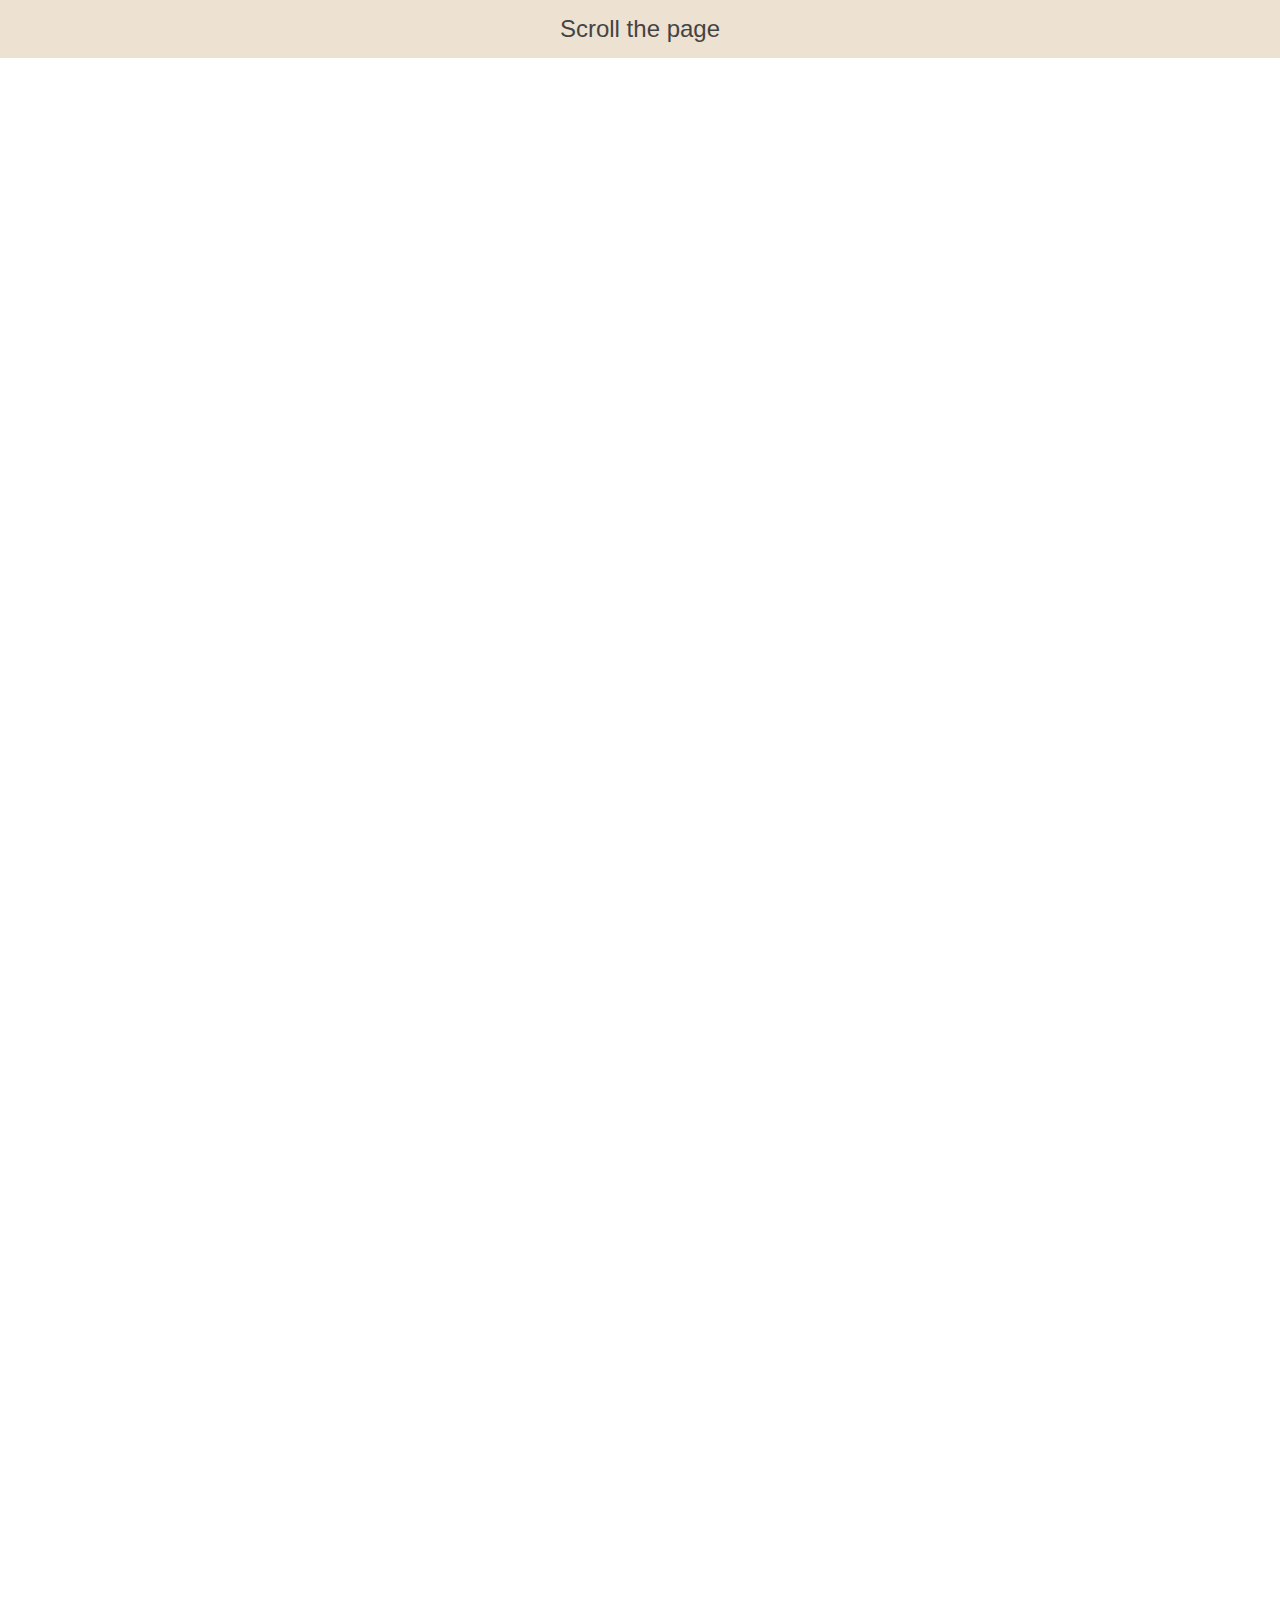
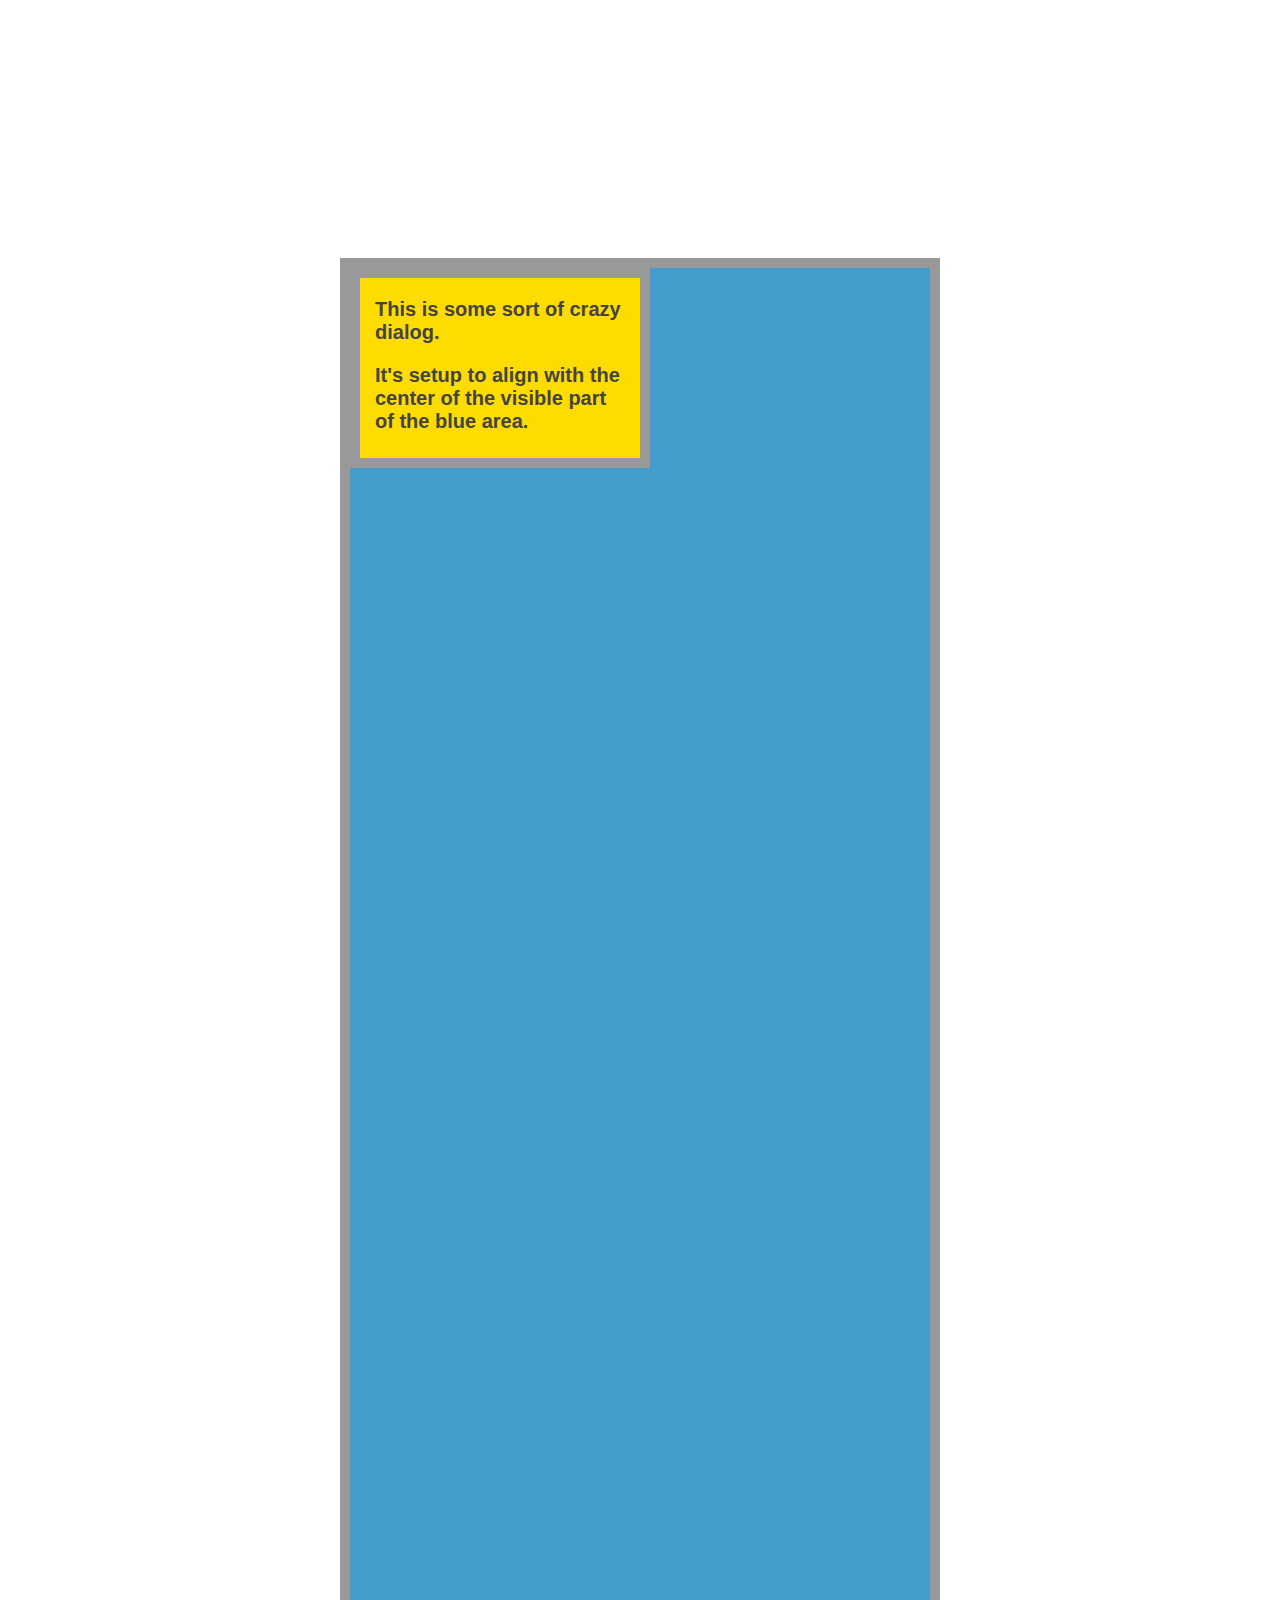
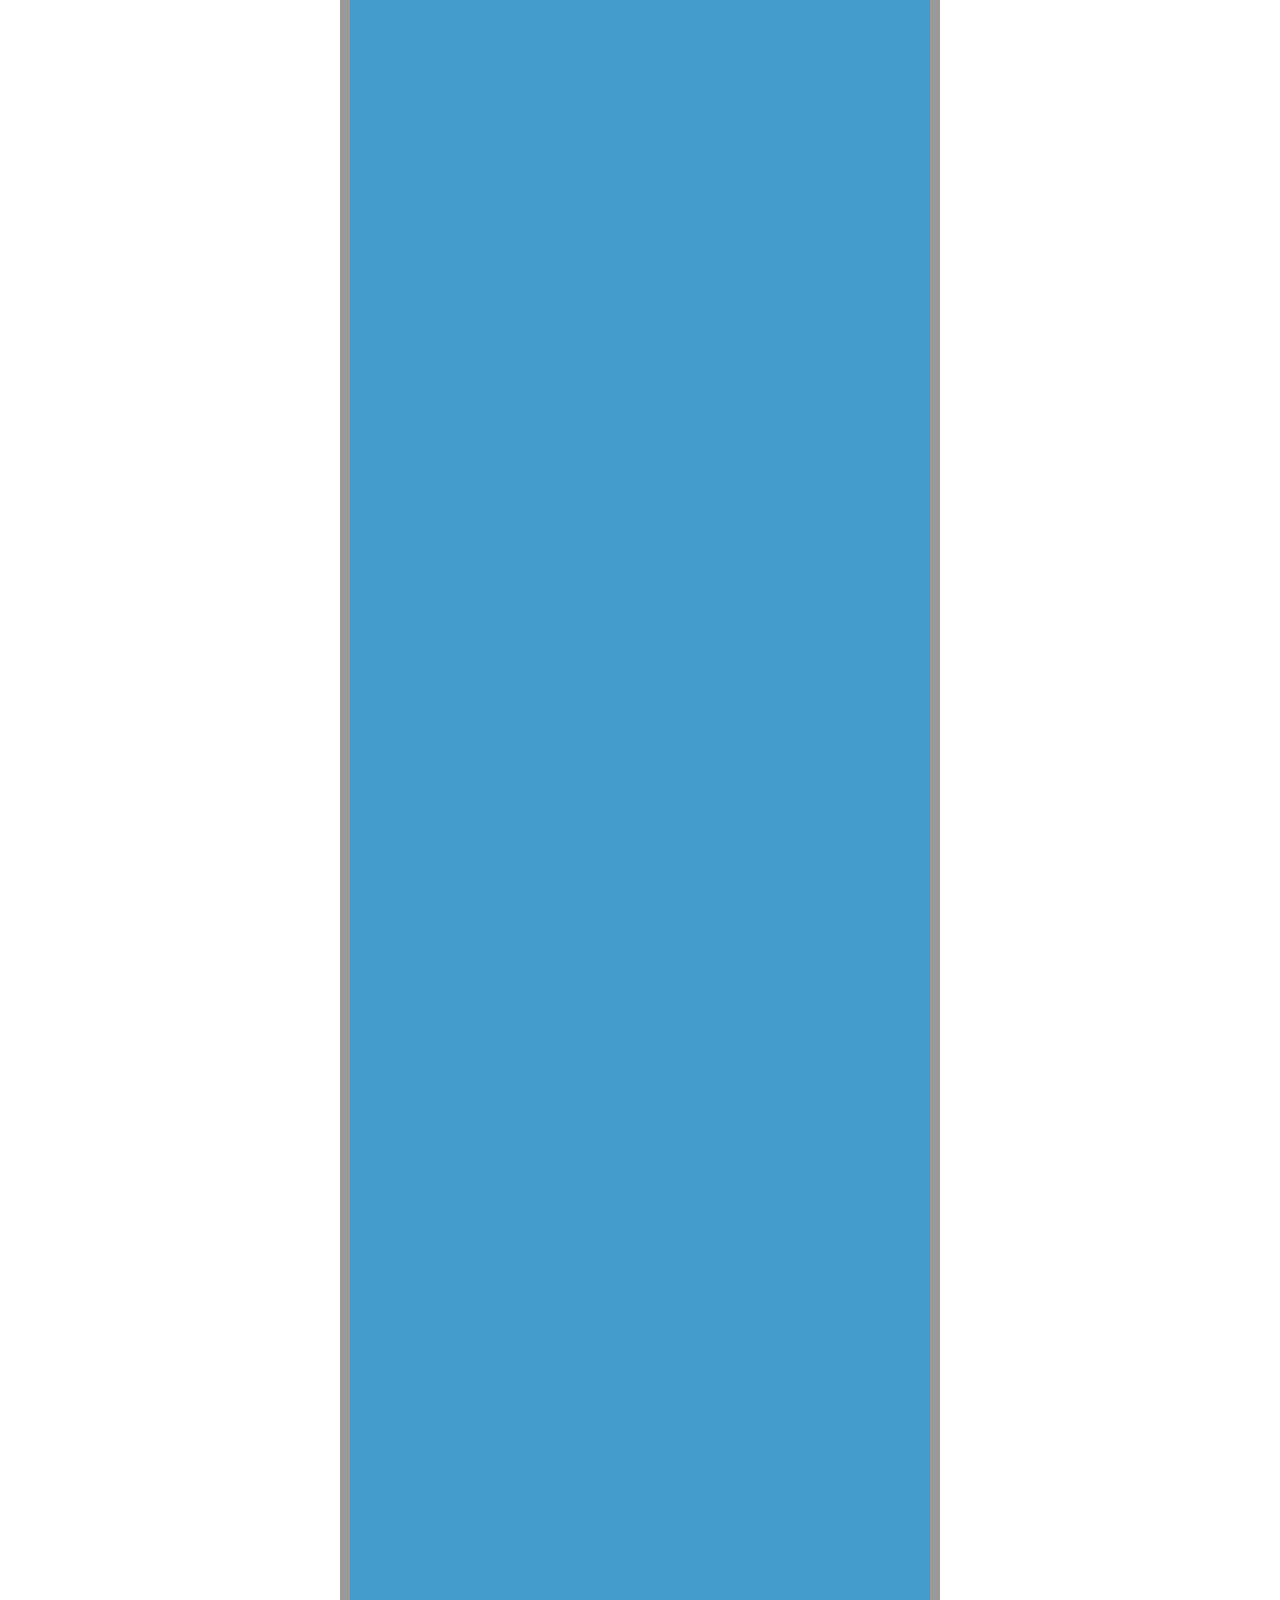
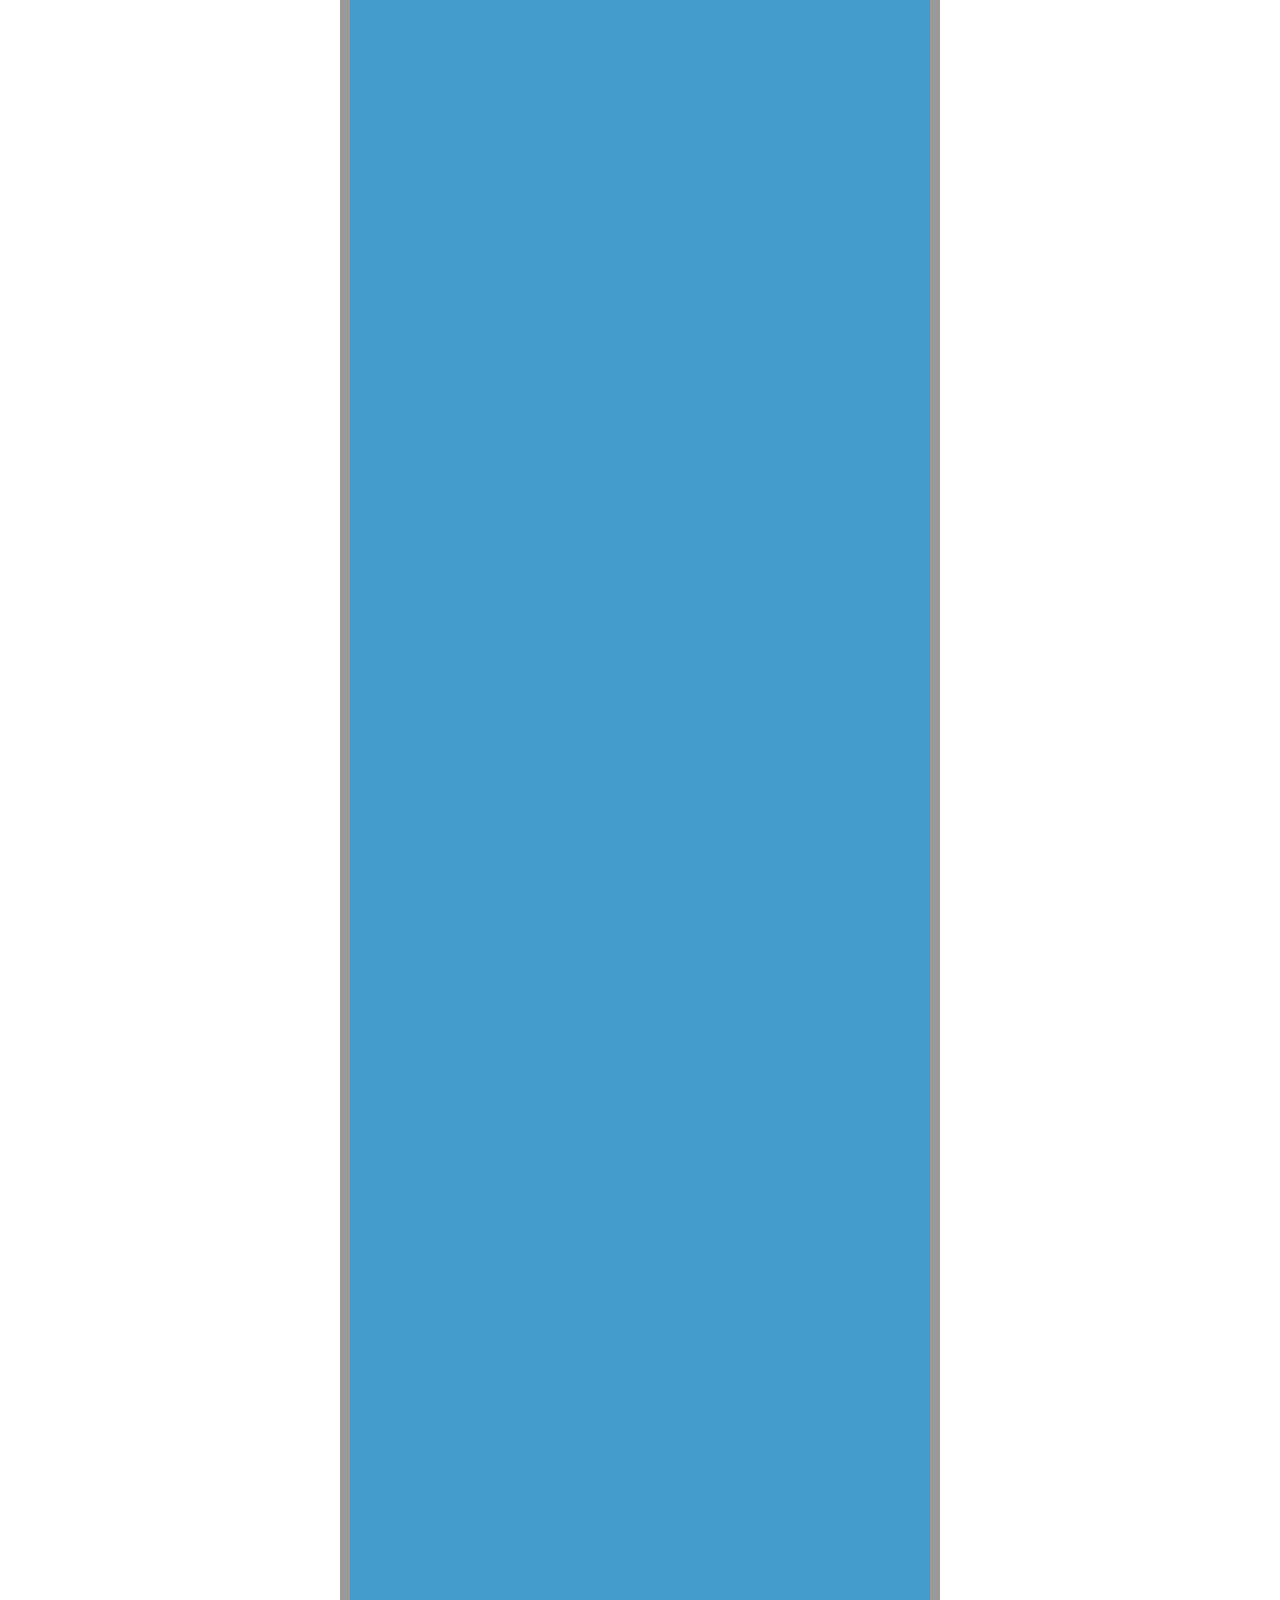
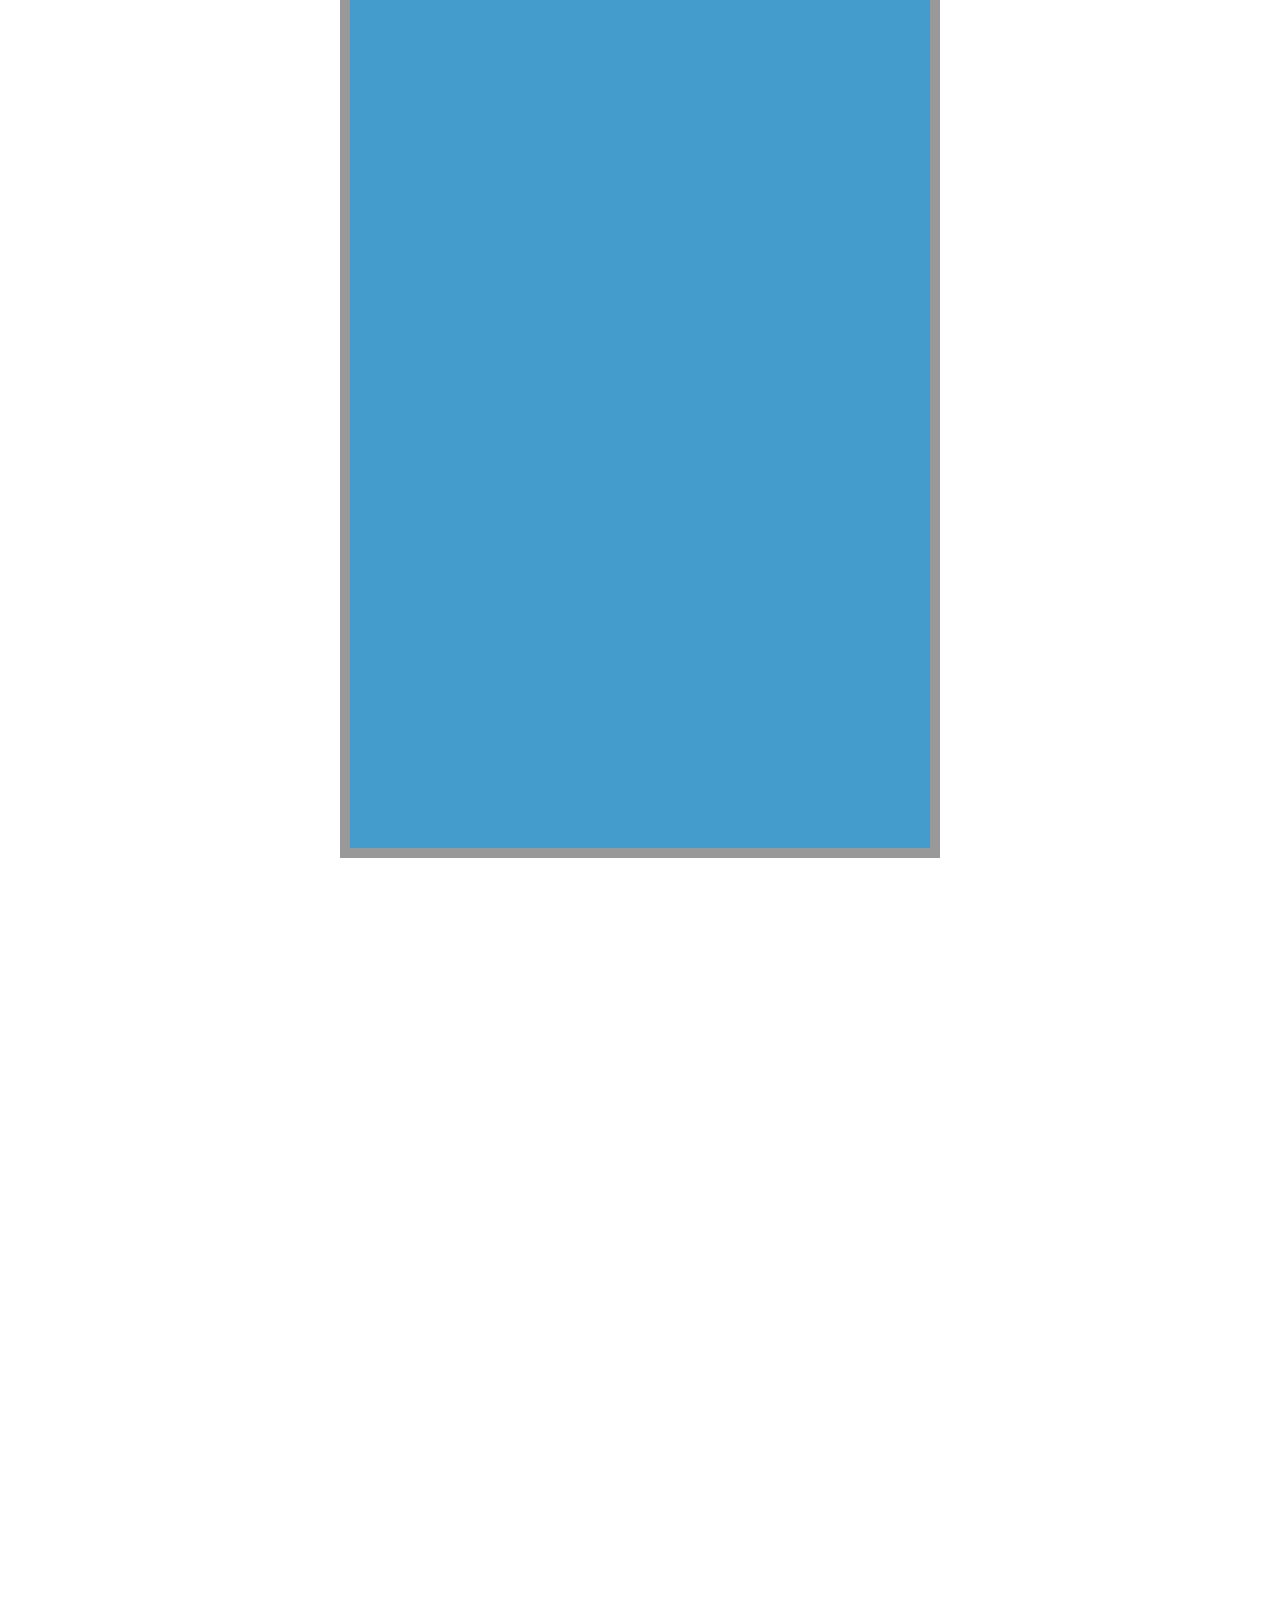
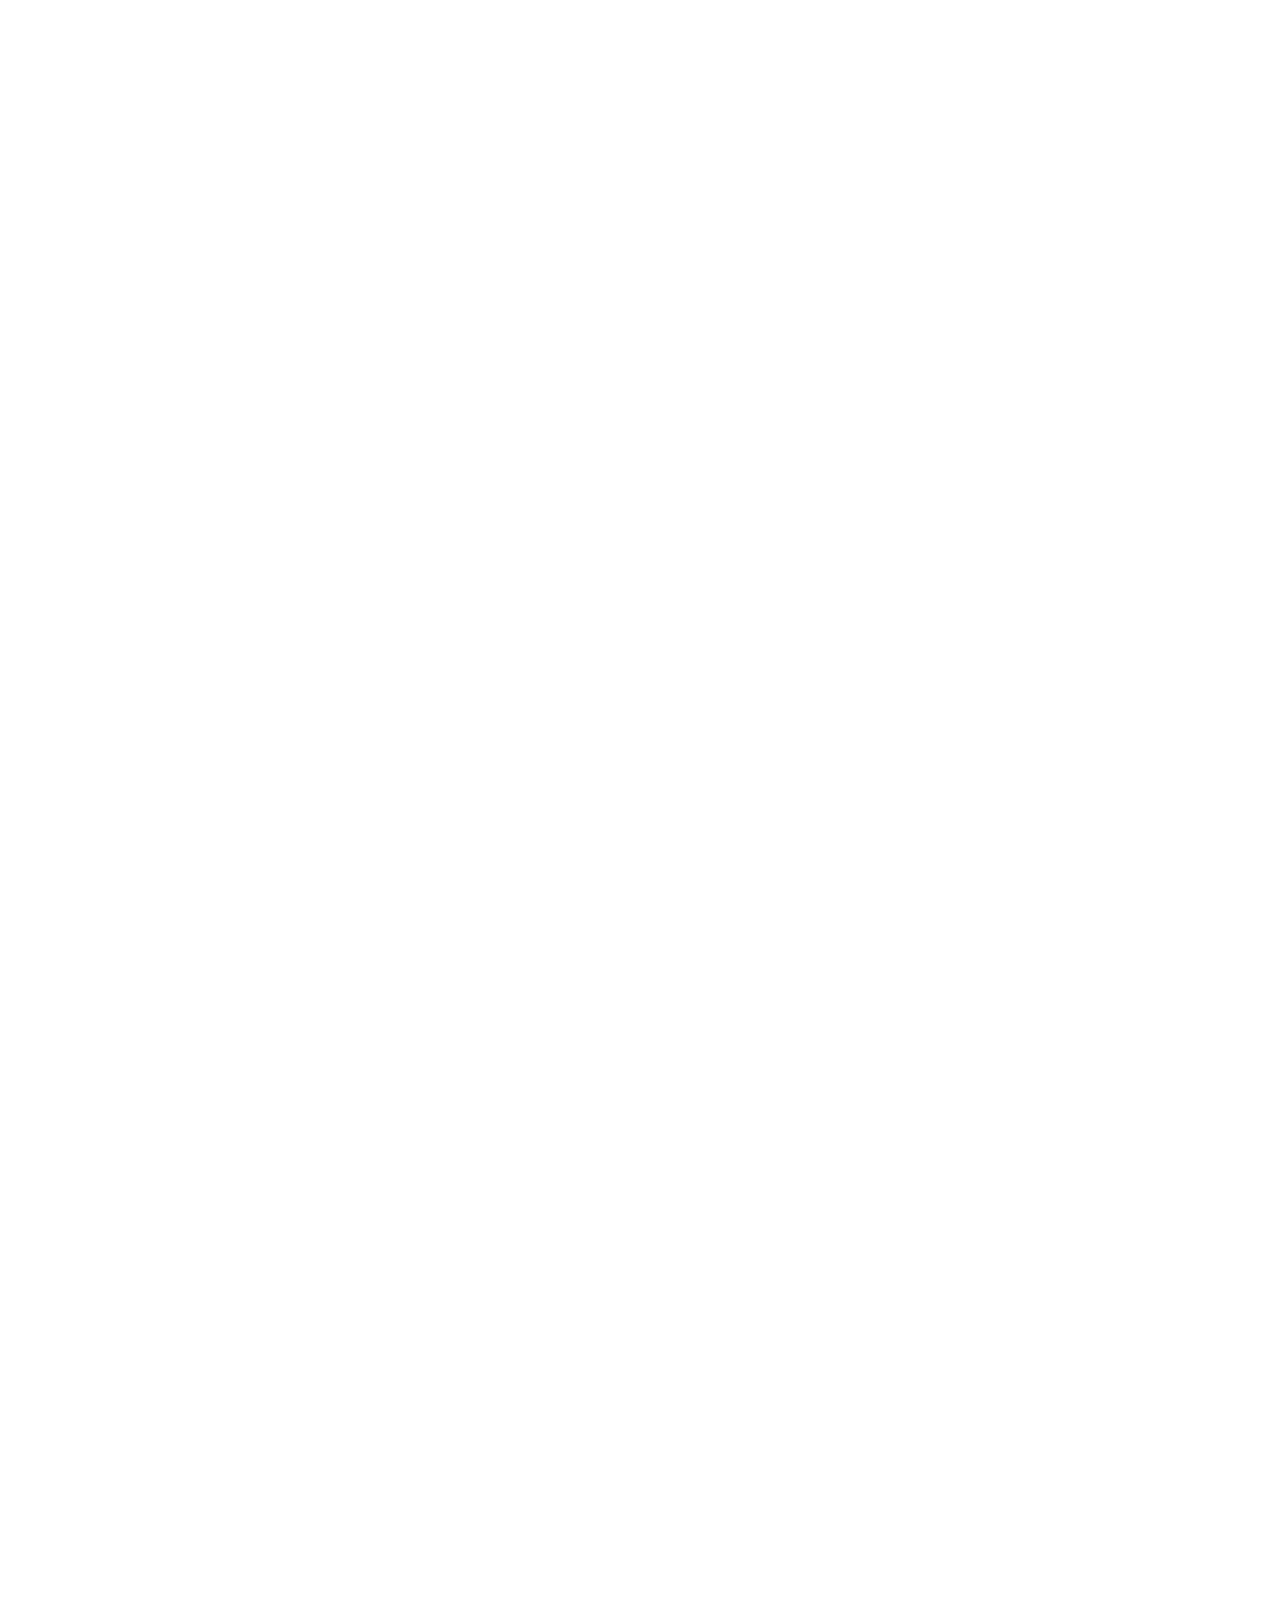
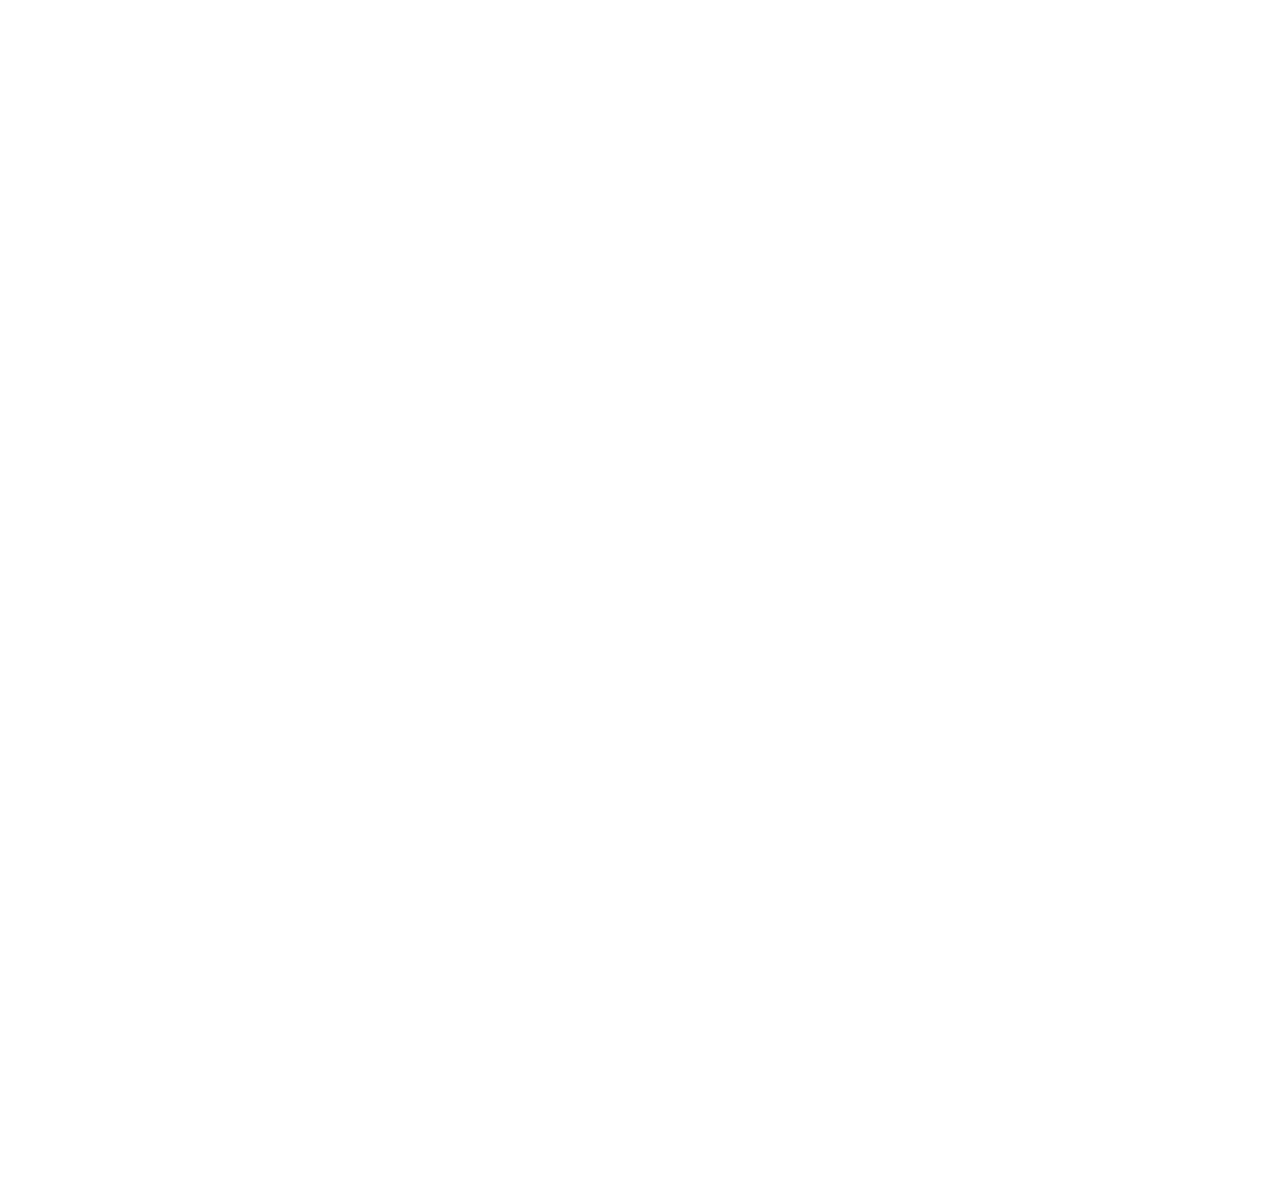
<file: static/vendors/tether-1.3.3/examples/content-visible/index.html>
<!DOCTYPE html>
<html>
    <head>
        <link rel="stylesheet" href="../resources/css/base.css" />
    </head>
    <body>

    <div class="instructions">Scroll the page</div>

    <style>
      .instructions {
        width: 100%;
        text-align: center;
        font-size: 24px;
        padding: 15px;
        background-color: rgba(210, 180, 140, 0.4);
      }

      * {
        box-sizing: border-box;
      }
      body {
        min-height: 1200vh;
        height: 100%;
      }

      .content-box {
        width: 600px;
        border: 10px solid #999;
        height: 600vh;
        background-color: #439CCC;
        margin: 200vh auto;
      }
      .element {
        border: 10px solid #999;
        background-color: #FFDC00;
        width: 300px;
        height: 200px;
        padding: 0 15px;
        font-size: 20px;
        font-weight: bold;
      }
    </style>

    <div class="content-box">
      <div class="element">
        <p>This is some sort of crazy dialog.</p>

        <p>It's setup to align with the center of the visible part of the blue area.</p>
      </div>
    </div>

    <script src="//github.hubspot.com/tether/dist/js/tether.js"></script>
    <script>
      new Tether({
        element: '.element',
        target: '.content-box',
        attachment: 'middle center',
        targetAttachment: 'middle center',
        targetModifier: 'visible'
      });
    </script>
  </body>
</html>
</file>
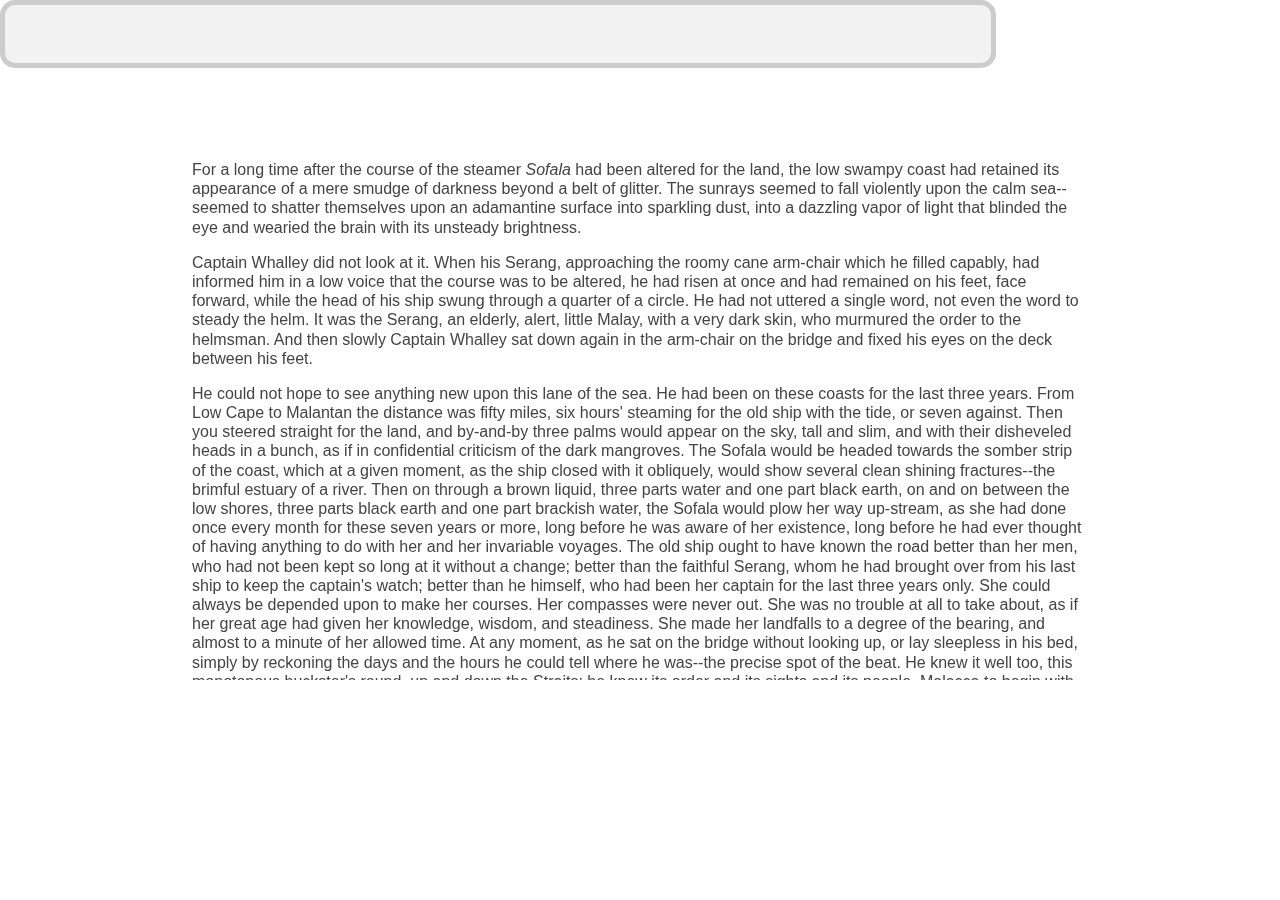
<file: static/vendors/tether-1.3.3/examples/element-scroll/index.html>
<!DOCTYPE html>
<html>
    <head>
      <link rel="stylesheet" href="../resources/css/base.css" />
    </head>
    <body>

    <div class="scroll">
      <p>For a long time after the course of the steamer <em>Sofala</em> had been
      altered for the land, the low swampy coast had retained its appearance
      of a mere smudge of darkness beyond a belt of glitter. The sunrays
      seemed to fall violently upon the calm sea--seemed to shatter themselves
      upon an adamantine surface into sparkling dust, into a dazzling vapor
      of light that blinded the eye and wearied the brain with its unsteady
      brightness.</p>

      <p>Captain Whalley did not look at it. When his Serang, approaching the
      roomy cane arm-chair which he filled capably, had informed him in a low
      voice that the course was to be altered, he had risen at once and had
      remained on his feet, face forward, while the head of his ship swung
      through a quarter of a circle. He had not uttered a single word, not
      even the word to steady the helm. It was the Serang, an elderly, alert,
      little Malay, with a very dark skin, who murmured the order to the
      helmsman. And then slowly Captain Whalley sat down again in the
      arm-chair on the bridge and fixed his eyes on the deck between his feet.</p>

      <p>He could not hope to see anything new upon this lane of the sea. He had
      been on these coasts for the last three years. From Low Cape to Malantan
      the distance was fifty miles, six hours' steaming for the old ship with
      the tide, or seven against. Then you steered straight for the land, and
      by-and-by three palms would appear on the sky, tall and slim, and with
      their disheveled heads in a bunch, as if in confidential criticism of
      the dark mangroves. The Sofala would be headed towards the somber
      strip of the coast, which at a given moment, as the ship closed with
      it obliquely, would show several clean shining fractures--the brimful
      estuary of a river. Then on through a brown liquid, three parts water
      and one part black earth, on and on between the low shores, three parts
      black earth and one part brackish water, the Sofala would plow her way
      up-stream, as she had done once every month for these seven years or
      more, long before he was aware of her existence, long before he had ever
      thought of having anything to do with her and her invariable voyages.
      The old ship ought to have known the road better than her men, who had
      not been kept so long at it without a change; better than the faithful
      Serang, whom he had brought over from his last ship to keep the
      captain's watch; better than he himself, who had been her captain for
      the last three years only. She could always be depended upon to make her
      courses. Her compasses were never out. She was no trouble at all to
      take about, as if her great age had given her knowledge, wisdom, and
      steadiness. She made her landfalls to a degree of the bearing, and
      almost to a minute of her allowed time. At any moment, as he sat on
      the bridge without looking up, or lay sleepless in his bed, simply by
      reckoning the days and the hours he could tell where he was--the precise
      spot of the beat. He knew it well too, this monotonous huckster's
      round, up and down the Straits; he knew its order and its sights and its
      people. Malacca to begin with, in at daylight and out at dusk, to cross
      over with a rigid phosphorescent wake this highway of the Far East.
      Darkness and gleams on the water, clear stars on a black sky, perhaps
      the lights of a home steamer keeping her unswerving course in the
      middle, or maybe the elusive shadow of a native craft with her mat sails
      flitting by silently--and the low land on the other side in sight
      at daylight. At noon the three palms of the next place of call, up a
      sluggish river. The only white man residing there was a retired young
      sailor, with whom he had become friendly in the course of many voyages.
      Sixty miles farther on there was another place of call, a deep bay with
      only a couple of houses on the beach. And so on, in and out, picking
      up coastwise cargo here and there, and finishing with a hundred miles'
      steady steaming through the maze of an archipelago of small islands up
      to a large native town at the end of the beat. There was a three days'
      rest for the old ship before he started her again in inverse order,
      seeing the same shores from another bearing, hearing the same voices
      in the same places, back again to the Sofala's port of registry on
      the great highway to the East, where he would take up a berth nearly
      opposite the big stone pile of the harbor office till it was time to
      start again on the old round of 1600 miles and thirty days. Not a very
      enterprising life, this, for Captain Whalley, Henry Whalley, otherwise
      Dare-devil Harry--Whalley of the Condor, a famous clipper in her day.
      No. Not a very enterprising life for a man who had served famous firms,
      who had sailed famous ships (more than one or two of them his own); who
      had made famous passages, had been the pioneer of new routes and new
      trades; who had steered across the unsurveyed tracts of the South Seas,
      and had seen the sun rise on uncharted islands. Fifty years at sea, and
      forty out in the East ("a pretty thorough apprenticeship," he used
      to remark smilingly), had made him honorably known to a generation of
      shipowners and merchants in all the ports from Bombay clear over to
      where the East merges into the West upon the coast of the two Americas.
      His fame remained writ, not very large but plain enough, on the
      Admiralty charts. Was there not somewhere between Australia and China a
      Whalley Island and a Condor Reef? On that dangerous coral formation the
      celebrated clipper had hung stranded for three days, her captain and
      crew throwing her cargo overboard with one hand and with the other, as
      it were, keeping off her a flotilla of savage war-canoes. At that time
      neither the island nor the reef had any official existence. Later the
      officers of her Majesty's steam vessel Fusilier, dispatched to make a
      survey of the route, recognized in the adoption of these two names the
      enterprise of the man and the solidity of the ship. Besides, as anyone
      who cares may see, the "General Directory," vol. ii. p. 410, begins the
      description of the "Malotu or Whalley Passage" with the words: "This
      advantageous route, first discovered in 1850 by Captain Whalley in the
      ship Condor," &amp;c., and ends by recommending it warmly to sailing vessels
      leaving the China ports for the south in the months from December to
      April inclusive.</p>

      <p>This was the clearest gain he had out of life. Nothing could rob him
      of this kind of fame. The piercing of the Isthmus of Suez, like the
      breaking of a dam, had let in upon the East a flood of new ships, new
      men, new methods of trade. It had changed the face of the Eastern seas
      and the very spirit of their life; so that his early experiences meant
      nothing whatever to the new generation of seamen.</p>

      <p>In those bygone days he had handled many thousands of pounds of his
      employers' money and of his own; he had attended faithfully, as by law
      a shipmaster is expected to do, to the conflicting interests of owners,
      charterers, and underwriters. He had never lost a ship or consented to
      a shady transaction; and he had lasted well, outlasting in the end the
      conditions that had gone to the making of his name. He had buried his
      wife (in the Gulf of Petchili), had married off his daughter to the man
      of her unlucky choice, and had lost more than an ample competence in the
      crash of the notorious Travancore and Deccan Banking Corporation, whose
      downfall had shaken the East like an earthquake. And he was sixty-five
      years old.</p>

      <p>His age sat lightly enough on him; and of his ruin he was not ashamed.
      He had not been alone to believe in the stability of the Banking
      Corporation. Men whose judgment in matters of finance was as expert as
      his seamanship had commended the prudence of his investments, and had
      themselves lost much money in the great failure. The only difference
      between him and them was that he had lost his all. And yet not his all.
      There had remained to him from his lost fortune a very pretty little
      bark, Fair Maid, which he had bought to occupy his leisure of a retired
      sailor--"to play with," as he expressed it himself.</p>

      <p>He had formally declared himself tired of the sea the year preceding his
      daughter's marriage. But after the young couple had gone to settle in
      Melbourne he found out that he could not make himself happy on shore. He
      was too much of a merchant sea-captain for mere yachting to satisfy him.
      He wanted the illusion of affairs; and his acquisition of the Fair
      Maid preserved the continuity of his life. He introduced her to his
      acquaintances in various ports as "my last command." When he grew too
      old to be trusted with a ship, he would lay her up and go ashore to be
      buried, leaving directions in his will to have the bark towed out and
      scuttled decently in deep water on the day of the funeral. His daughter
      would not grudge him the satisfaction of knowing that no stranger would
      handle his last command after him. With the fortune he was able to leave
      her, the value of a 500-ton bark was neither here nor there. All this
      would be said with a jocular twinkle in his eye: the vigorous old man
      had too much vitality for the sentimentalism of regret; and a little
      wistfully withal, because he was at home in life, taking a genuine
      pleasure in its feelings and its possessions; in the dignity of his
      reputation and his wealth, in his love for his daughter, and in his
      satisfaction with the ship--the plaything of his lonely leisure.</p>

      <p>He had the cabin arranged in accordance with his simple ideal of comfort
      at sea. A big bookcase (he was a great reader) occupied one side of his
      stateroom; the portrait of his late wife, a flat bituminous oil-painting
      representing the profile and one long black ringlet of a young woman,
      faced his bed-place. Three chronometers ticked him to sleep and greeted
      him on waking with the tiny competition of their beats. He rose at five
      every day. The officer of the morning watch, drinking his early cup
      of coffee aft by the wheel, would hear through the wide orifice of the
      copper ventilators all the splashings, blowings, and splutterings of
      his captain's toilet. These noises would be followed by a sustained
      deep murmur of the Lord's Prayer recited in a loud earnest voice. Five
      minutes afterwards the head and shoulders of Captain Whalley emerged
      out of the companion-hatchway. Invariably he paused for a while on the
      stairs, looking all round at the horizon; upwards at the trim of the
      sails; inhaling deep draughts of the fresh air. Only then he would step
      out on the poop, acknowledging the hand raised to the peak of the cap
      with a majestic and benign "Good morning to you." He walked the deck
      till eight scrupulously. Sometimes, not above twice a year, he had to
      use a thick cudgel-like stick on account of a stiffness in the hip--a
      slight touch of rheumatism, he supposed. Otherwise he knew nothing of
      the ills of the flesh. At the ringing of the breakfast bell he went
      below to feed his canaries, wind up the chronometers, and take the
      head of the table. From there he had before his eyes the big carbon
      photographs of his daughter, her husband, and two fat-legged babies
      --his grandchildren--set in black frames into the maplewood bulkheads
      of the cuddy. After breakfast he dusted the glass over these portraits
      himself with a cloth, and brushed the oil painting of his wife with a
      plumate kept suspended from a small brass hook by the side of the heavy
      gold frame. Then with the door of his stateroom shut, he would sit down
      on the couch under the portrait to read a chapter out of a thick pocket
      Bible--her Bible. But on some days he only sat there for half an hour
      with his finger between the leaves and the closed book resting on his
      knees. Perhaps he had remembered suddenly how fond of boat-sailing she
      used to be.</p>

      <p>She had been a real shipmate and a true woman too. It was like an
      article of faith with him that there never had been, and never could be,
      a brighter, cheerier home anywhere afloat or ashore than his home under
      the poop-deck of the Condor, with the big main cabin all white and gold,
      garlanded as if for a perpetual festival with an unfading wreath. She
      had decorated the center of every panel with a cluster of home flowers.
      It took her a twelvemonth to go round the cuddy with this labor of love.
      To him it had remained a marvel of painting, the highest achievement of
      taste and skill; and as to old Swinburne, his mate, every time he
      came down to his meals he stood transfixed with admiration before the
      progress of the work. You could almost smell these roses, he declared,
      sniffing the faint flavor of turpentine which at that time pervaded the
      saloon, and (as he confessed afterwards) made him somewhat less hearty
      than usual in tackling his food. But there was nothing of the sort to
      interfere with his enjoyment of her singing. "Mrs. Whalley is a regular
      out-and-out nightingale, sir," he would pronounce with a judicial air
      after listening profoundly over the skylight to the very end of the
      piece. In fine weather, in the second dog-watch, the two men could hear
      her trills and roulades going on to the accompaniment of the piano in
      the cabin. On the very day they got engaged he had written to London
      for the instrument; but they had been married for over a year before it
      reached them, coming out round the Cape. The big case made part of the
      first direct general cargo landed in Hong-kong harbor--an event that to
      the men who walked the busy quays of to-day seemed as hazily remote as
      the dark ages of history. But Captain Whalley could in a half hour of
      solitude live again all his life, with its romance, its idyl, and its
      sorrow. He had to close her eyes himself. She went away from under the
      ensign like a sailor's wife, a sailor herself at heart. He had read
      the service over her, out of her own prayer-book, without a break in his
      voice. When he raised his eyes he could see old Swinburne facing him
      with his cap pressed to his breast, and his rugged, weather-beaten,
      impassive face streaming with drops of water like a lump of chipped red
      granite in a shower. It was all very well for that old sea-dog to cry.
      He had to read on to the end; but after the splash he did not remember
      much of what happened for the next few days. An elderly sailor of the
      crew, deft at needlework, put together a mourning frock for the child
      out of one of her black skirts.</p>

      <p>He was not likely to forget; but you cannot dam up life like a sluggish
      stream. It will break out and flow over a man's troubles, it will close
      upon a sorrow like the sea upon a dead body, no matter how much love has
      gone to the bottom. And the world is not bad. People had been very
      kind to him; especially Mrs. Gardner, the wife of the senior partner
      in Gardner, Patteson, &amp; Co., the owners of the Condor. It was she who
      volunteered to look after the little one, and in due course took her to
      England (something of a journey in those days, even by the overland
      mail route) with her own girls to finish her education. It was ten years
      before he saw her again.</p>

      <p>As a little child she had never been frightened of bad weather; she
      would beg to be taken up on deck in the bosom of his oilskin coat to
      watch the big seas hurling themselves upon the Condor. The swirl and
      crash of the waves seemed to fill her small soul with a breathless
      delight. "A good boy spoiled," he used to say of her in joke. He had
      named her Ivy because of the sound of the word, and obscurely fascinated
      by a vague association of ideas. She had twined herself tightly round
      his heart, and he intended her to cling close to her father as to a
      tower of strength; forgetting, while she was little, that in the nature
      of things she would probably elect to cling to someone else. But
      he loved life well enough for even that event to give him a certain
      satisfaction, apart from his more intimate feeling of loss.</p>

      <p>After he had purchased the Fair Maid to occupy his loneliness, he
      hastened to accept a rather unprofitable freight to Australia simply for
      the opportunity of seeing his daughter in her own home. What made him
      dissatisfied there was not to see that she clung now to somebody else,
      but that the prop she had selected seemed on closer examination "a
      rather poor stick"--even in the matter of health. He disliked his
      son-in-law's studied civility perhaps more than his method of
      handling the sum of money he had given Ivy at her marriage. But of his
      apprehensions he said nothing. Only on the day of his departure, with
      the hall-door open already, holding her hands and looking steadily into
      her eyes, he had said, "You know, my dear, all I have is for you and the
      chicks. Mind you write to me openly." She had answered him by an almost
      imperceptible movement of her head. She resembled her mother in
      the color of her eyes, and in character--and also in this, that she
      understood him without many words.</p>

      <p>Sure enough she had to write; and some of these letters made Captain
      Whalley lift his white eye-brows. For the rest he considered he was
      reaping the true reward of his life by being thus able to produce on
      demand whatever was needed. He had not enjoyed himself so much in a
      way since his wife had died. Characteristically enough his son-in-law's
      punctuality in failure caused him at a distance to feel a sort of
      kindness towards the man. The fellow was so perpetually being jammed on
      a lee shore that to charge it all to his reckless navigation would be
      manifestly unfair. No, no! He knew well what that meant. It was bad
      luck. His own had been simply marvelous, but he had seen in his life too
      many good men--seamen and others--go under with the sheer weight of bad
      luck not to recognize the fatal signs. For all that, he was cogitating
      on the best way of tying up very strictly every penny he had to leave,
      when, with a preliminary rumble of rumors (whose first sound reached
      him in Shanghai as it happened), the shock of the big failure came;
      and, after passing through the phases of stupor, of incredulity, of
      indignation, he had to accept the fact that he had nothing to speak of
      to leave.</p>

      <p>Upon that, as if he had only waited for this catastrophe, the unlucky
      man, away there in Melbourne, gave up his unprofitable game, and sat
      down--in an invalid's bath-chair at that too. "He will never walk
      again," wrote the wife. For the first time in his life Captain Whalley
      was a bit staggered.</p>

      <p>The Fair Maid had to go to work in bitter earnest now. It was no longer
      a matter of preserving alive the memory of Dare-devil Harry Whalley in
      the Eastern Seas, or of keeping an old man in pocket-money and clothes,
      with, perhaps, a bill for a few hundred first-class cigars thrown in at
      the end of the year. He would have to buckle-to, and keep her going hard
      on a scant allowance of gilt for the ginger-bread scrolls at her stem
      and stern.</p>

      <p>This necessity opened his eyes to the fundamental changes of the world.
      Of his past only the familiar names remained, here and there, but
      the things and the men, as he had known them, were gone. The name of
      Gardner, Patteson, &amp; Co. was still displayed on the walls of warehouses
      by the waterside, on the brass plates and window-panes in the business
      quarters of more than one Eastern port, but there was no longer a
      Gardner or a Patteson in the firm. There was no longer for Captain
      Whalley an arm-chair and a welcome in the private office, with a bit of
      business ready to be put in the way of an old friend, for the sake of
      bygone services. The husbands of the Gardner girls sat behind the desks
      in that room where, long after he had left the employ, he had kept his
      right of entrance in the old man's time. Their ships now had yellow
      funnels with black tops, and a time-table of appointed routes like a
      confounded service of tramways. The winds of December and June were all
      one to them; their captains (excellent young men he doubted not) were,
      to be sure, familiar with Whalley Island, because of late years the
      Government had established a white fixed light on the north end (with
      a red danger sector over the Condor Reef), but most of them would have
      been extremely surprised to hear that a flesh-and-blood Whalley still
      existed--an old man going about the world trying to pick up a cargo here
      and there for his little bark.</p>

      <p>And everywhere it was the same. Departed the men who would have nodded
      appreciatively at the mention of his name, and would have thought
      themselves bound in honor to do something for Dare-devil Harry Whalley.
      Departed the opportunities which he would have known how to seize; and
      gone with them the white-winged flock of clippers that lived in the
      boisterous uncertain life of the winds, skimming big fortunes out of
      the foam of the sea. In a world that pared down the profits to an
      irreducible minimum, in a world that was able to count its disengaged
      tonnage twice over every day, and in which lean charters were snapped up
      by cable three months in advance, there were no chances of fortune for
      an individual wandering haphazard with a little bark--hardly indeed any
      room to exist.</p>

      <p>He found it more difficult from year to year. He suffered greatly from
      the smallness of remittances he was able to send his daughter. Meantime
      he had given up good cigars, and even in the matter of inferior cheroots
      limited himself to six a day. He never told her of his difficulties, and
      she never enlarged upon her struggle to live. Their confidence in each
      other needed no explanations, and their perfect understanding endured
      without protestations of gratitude or regret. He would have been shocked
      if she had taken it into her head to thank him in so many words, but
      he found it perfectly natural that she should tell him she needed two
      hundred pounds.</p>

      <p>He had come in with the Fair Maid in ballast to look for a freight in
      the Sofala's port of registry, and her letter met him there. Its tenor
      was that it was no use mincing matters. Her only resource was in opening
      a boarding-house, for which the prospects, she judged, were good. Good
      enough, at any rate, to make her tell him frankly that with two hundred
      pounds she could make a start. He had torn the envelope open, hastily,
      on deck, where it was handed to him by the ship-chandler's runner, who
      had brought his mail at the moment of anchoring. For the second time
      in his life he was appalled, and remained stock-still at the cabin door
      with the paper trembling between his fingers. Open a boarding-house! Two
      hundred pounds for a start! The only resource! And he did not know where
      to lay his hands on two hundred pence.</p>

      <p>All that night Captain Whalley walked the poop of his anchored ship, as
      though he had been about to close with the land in thick weather, and
      uncertain of his position after a run of many gray days without a sight
      of sun, moon, or stars. The black night twinkled with the guiding lights
      of seamen and the steady straight lines of lights on shore; and all
      around the Fair Maid the riding lights of ships cast trembling trails
      upon the water of the roadstead. Captain Whalley saw not a gleam
      anywhere till the dawn broke and he found out that his clothing was
      soaked through with the heavy dew.</p>

      <p>His ship was awake. He stopped short, stroked his wet beard, and
      descended the poop ladder backwards, with tired feet. At the sight
      of him the chief officer, lounging about sleepily on the quarterdeck,
      remained open-mouthed in the middle of a great early-morning yawn.</p>

      <p>"Good morning to you," pronounced Captain Whalley solemnly, passing into
      the cabin. But he checked himself in the doorway, and without looking
      back, "By the bye," he said, "there should be an empty wooden case put
      away in the lazarette. It has not been broken up--has it?"</p>

      <p>The mate shut his mouth, and then asked as if dazed, "What empty case,
      sir?"</p>

      <p>"A big flat packing-case belonging to that painting in my room. Let it
      be taken up on deck and tell the carpenter to look it over. I may want
      to use it before long."</p>

      <p>The chief officer did not stir a limb till he had heard the door of the
      captain's state-room slam within the cuddy. Then he beckoned aft the
      second mate with his forefinger to tell him that there was something "in
      the wind."</p>

      <p>When the bell rang Captain Whalley's authoritative voice boomed out
      through a closed door, "Sit down and don't wait for me." And his
      impressed officers took their places, exchanging looks and whispers
      across the table. What! No breakfast? And after apparently knocking
      about all night on deck, too! Clearly, there was something in the wind.
      In the skylight above their heads, bowed earnestly over the plates,
      three wire cages rocked and rattled to the restless jumping of the
      hungry canaries; and they could detect the sounds of their "old
      man's" deliberate movements within his state-room. Captain Whalley was
      methodically winding up the chronometers, dusting the portrait of
      his late wife, getting a clean white shirt out of the drawers, making
      himself ready in his punctilious unhurried manner to go ashore. He could
      not have swallowed a single mouthful of food that morning. He had made
      up his mind to sell the Fair Maid.</p>
    </div>

    <div class="pointer"></div>

    <style>
      body {
        cursor: pointer;
      }
      .scroll {
        height: 80vh;
        width: 80vw;
        max-height: 600px;
        position: fixed;
        top: 5em;
        left: 10vw;

        overflow-y: scroll;
        padding: 4em;
        box-sizing: border-box;
        line-height: 1.2;
      }
      .scroll::-webkit-scrollbar, .scroll::-webkit-scrollbar-track, .scroll::-webkit-scrollbar-thumb {
        display: none;
      }

      .pointer {
        height: 3.6em;
        width: 77vw;
        border: 5px solid #CCC;
        border-radius: 15px;
        background-color: rgba(0, 0, 0, 0.05);
        pointer-events: none;
      }
      .highlight {
        background-color: rgba(255, 255, 0, 0.3);
      }
      .hover {
        background-color: rgba(0, 255, 255, 0.2);
      }
    </style>

    <script src="//github.hubspot.com/tether/dist/js/tether.js"></script>
    <script>
      var pointer = document.querySelector('.pointer');
      var scroll = document.querySelector('.scroll');

      // This creates the pointer tether and links it up
      // with the scroll handle
      new Tether({
        element: pointer,
        target: scroll,
        attachment: 'middle right',
        targetAttachment: 'middle left',
        targetModifier: 'scroll-handle'
      });

      // Everything after this is for the highlighting effect
      var paras = document.querySelectorAll('p');
      for(var i=paras.length; i--;){
        var sents = paras[i].innerHTML.split('.');
        for (var j=sents.length; j--;){
          if (sents[j].trim().length)
            sents[j] = '<span>' + sents[j] + '.</span>';
        }
        paras[i].innerHTML = sents.join('');
      }

      var spans = document.querySelectorAll('p span');

      function highlight(){
        if (!spans) return;

        var bar = pointer.getBoundingClientRect();

        for (var i=spans.length; i--;){
          var coord = spans[i].getBoundingClientRect();

          if (bar.top < coord.top && bar.bottom > coord.top){
            spans[i].classList.add('hover');
          } else if (spans[i].classList.contains('hover')) {
            spans[i].classList.remove('hover');
          }
        }

        requestAnimationFrame(highlight);
      }

      highlight();

      document.body.addEventListener('click', function(){
        var els = document.querySelectorAll('.hover');
        for (var i=els.length; i--;)
          els[i].classList.toggle('highlight');
      });
    </script>
  </body>
</html>
</file>
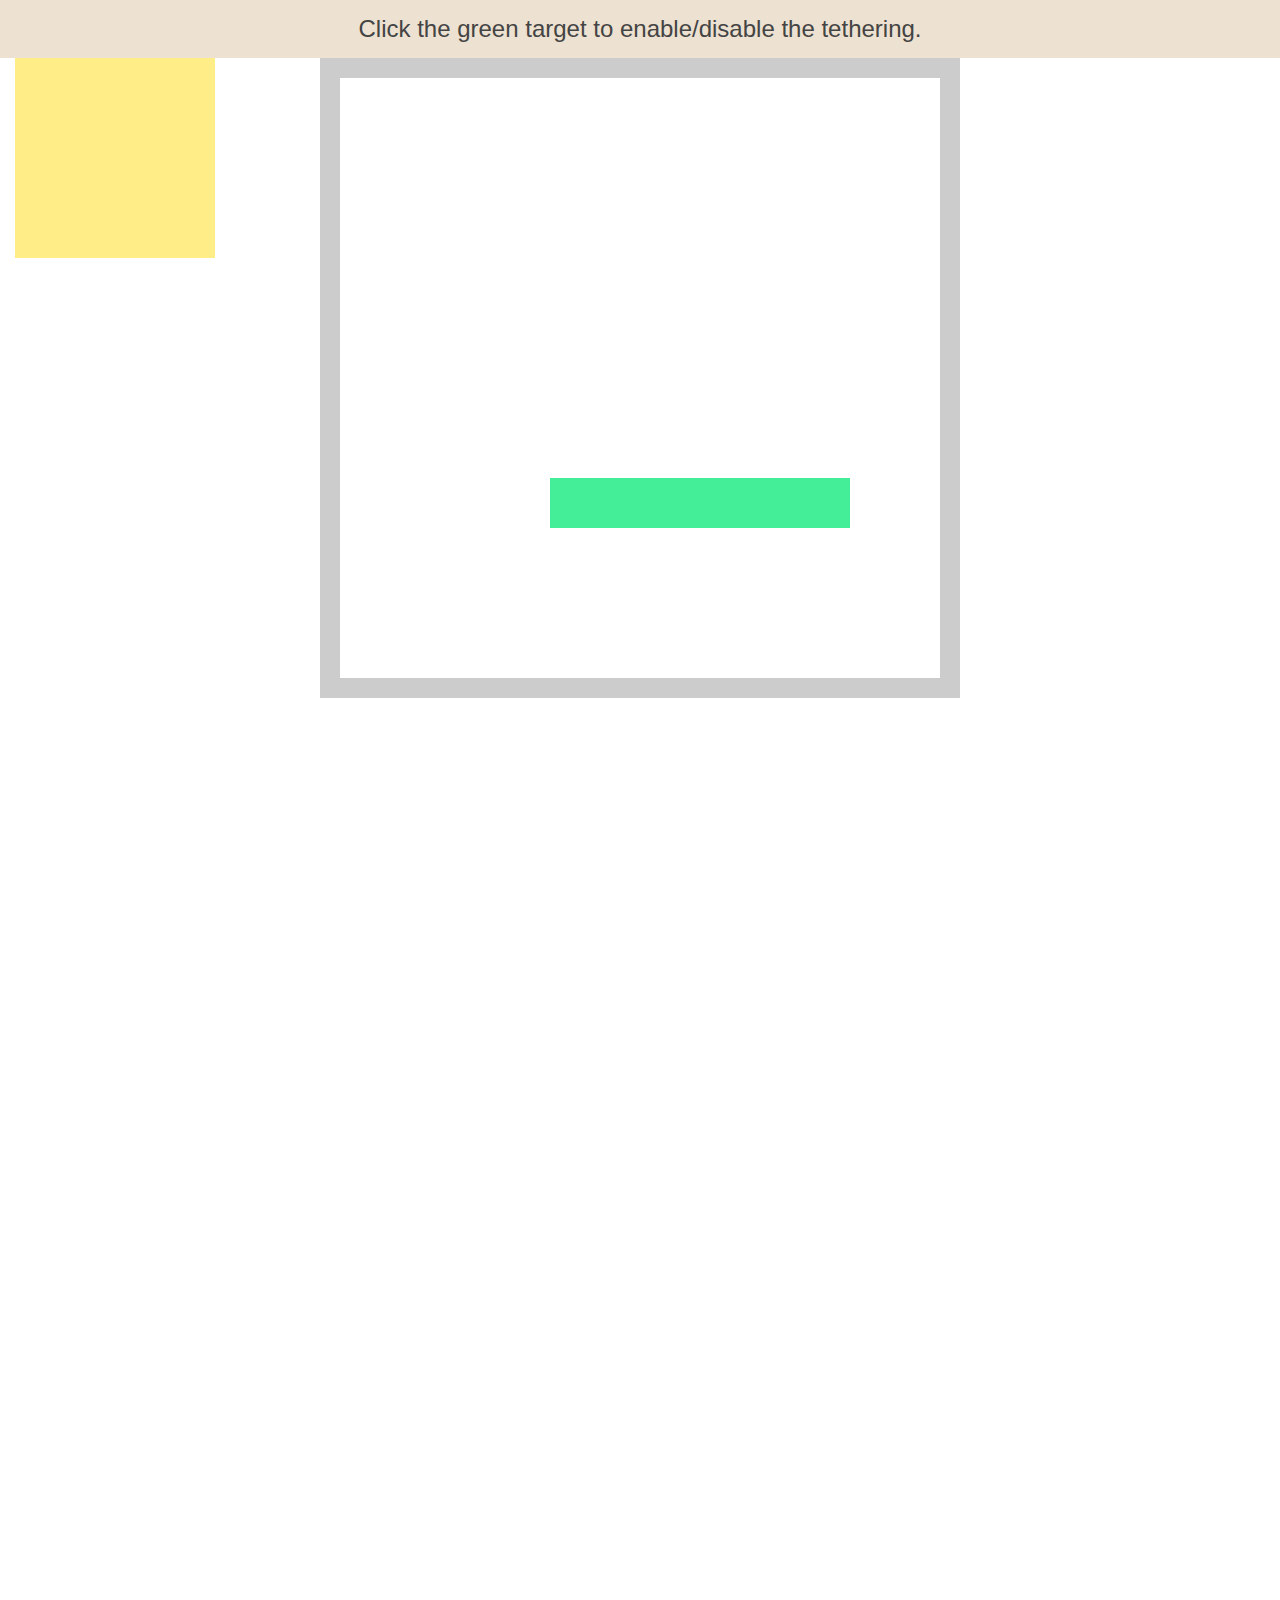
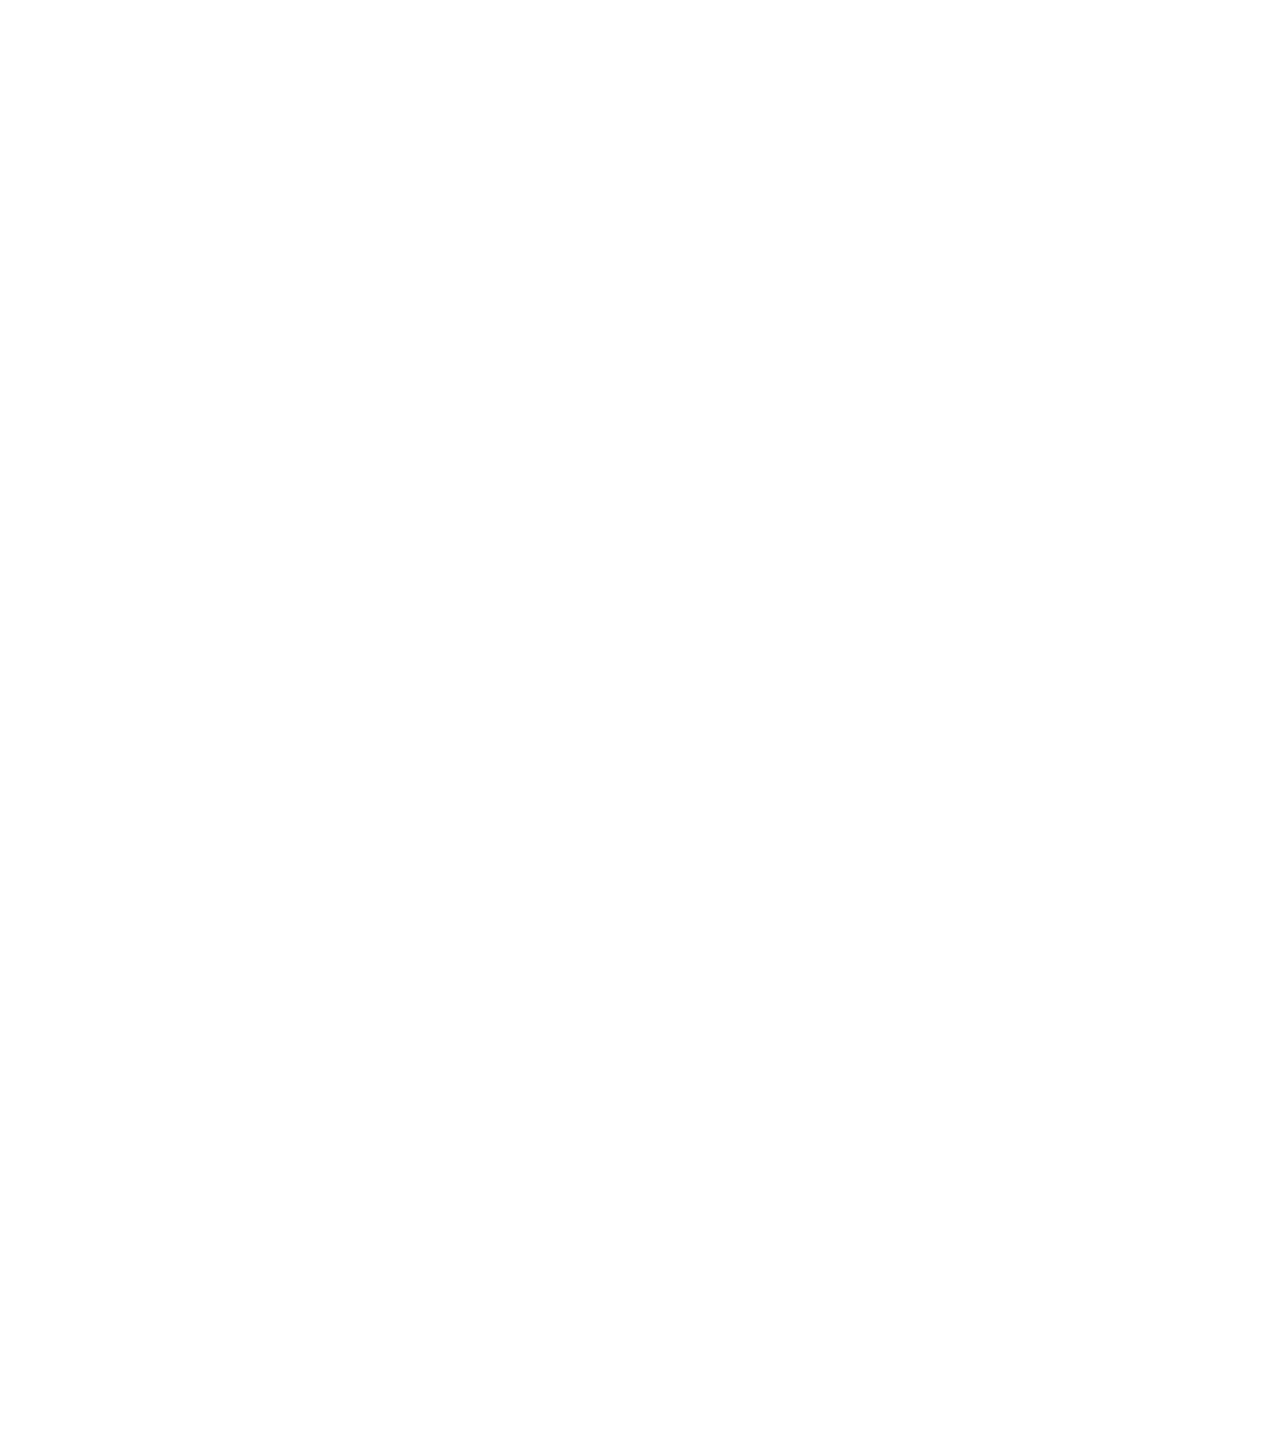
<file: static/vendors/tether-1.3.3/examples/enable-disable/index.html>
<!DOCTYPE html>
<html>
    <head>
        <meta charset="utf-8">
        <meta http-equiv="X-UA-Compatible" content="chrome=1">
        <meta name="viewport" content="width=device-width, initial-scale=1, user-scalable=no">
        <link rel="stylesheet" href="../resources/css/base.css" />
        <link rel="stylesheet" href="../common/css/style.css" />
    </head>
    <body>
        <div class="instructions">Click the green target to enable/disable the tethering.</div>

        <div class="element"></div>
        <div class="container">
            <div class="pad"></div>
            <div class="target"></div>
            <div class="pad"></div>
        </div>

        <script src="//github.hubspot.com/tether/dist/js/tether.js"></script>
        <script>
            var tether = new Tether({
                element: '.element',
                target: '.target',
                attachment: 'top left',
                targetAttachment: 'top right'
            });

            document.querySelector('.target').addEventListener('click', function(){
                if (tether.enabled)
                    tether.disable();
                else
                    tether.enable();
            });
        </script>
    </body>
</html>
</file>
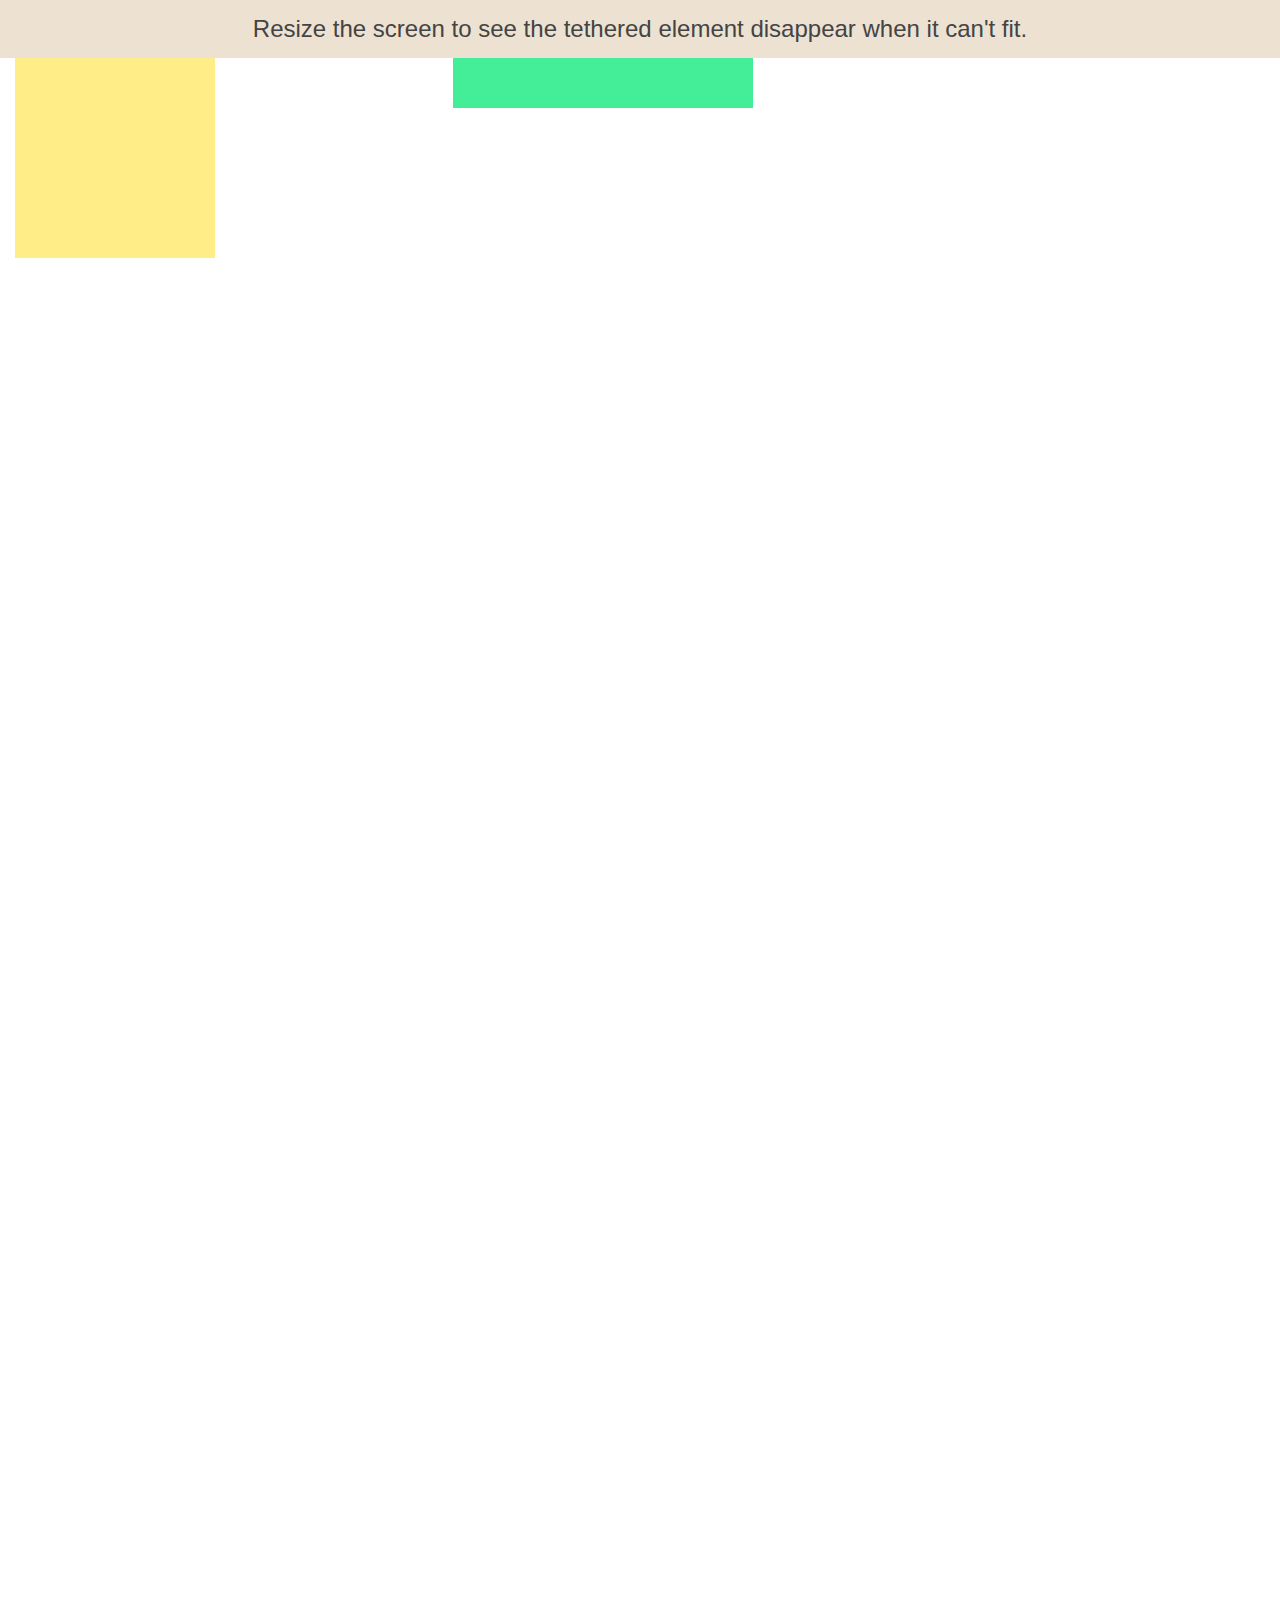
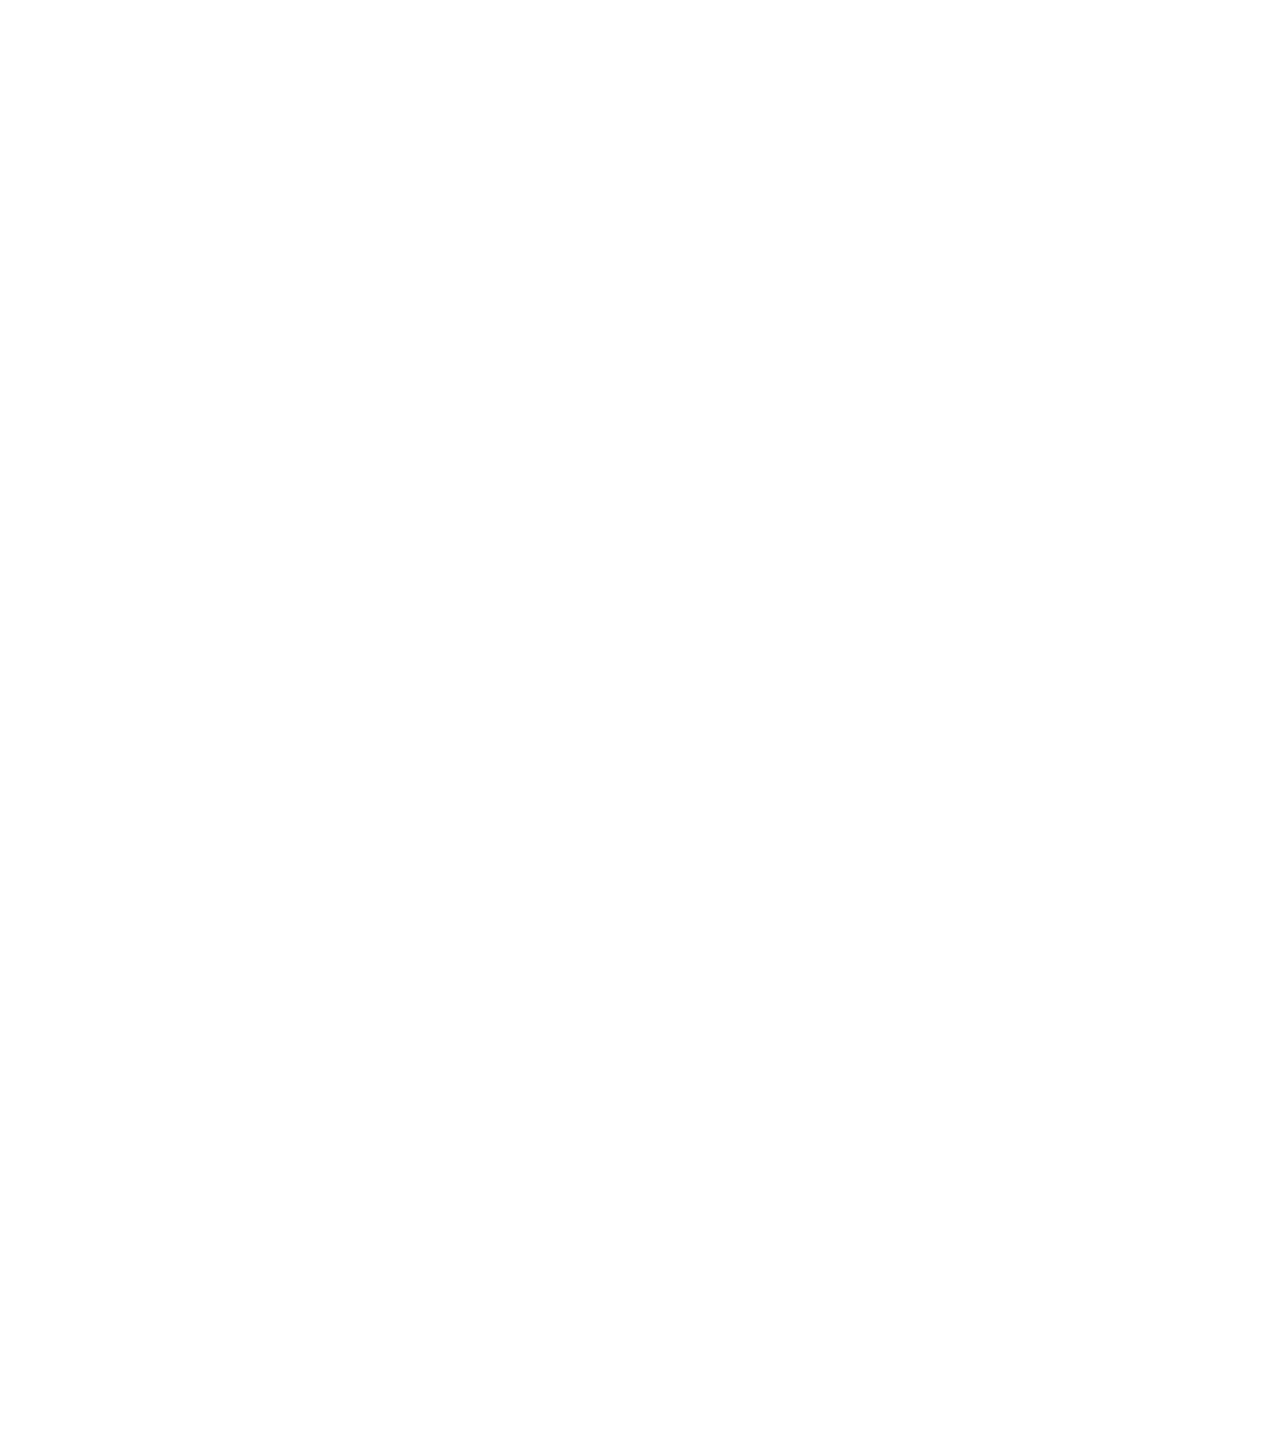
<file: static/vendors/tether-1.3.3/examples/out-of-bounds/index.html>
<!DOCTYPE html>
<html>
    <head>
        <meta charset="utf-8">
        <meta http-equiv="X-UA-Compatible" content="chrome=1">
        <meta name="viewport" content="width=device-width, initial-scale=1, user-scalable=no">
        <link rel="stylesheet" href="../resources/css/base.css" />
        <link rel="stylesheet" href="../common/css/style.css" />
        <style>
            .tether-element.tether-out-of-bounds {
                display: none;
            }
        </style>
    </head>
    <body>
        <div class="instructions">Resize the screen to see the tethered element disappear when it can't fit.</div>

        <div class="element"></div>
        <div class="target"></div>

        <script src="//github.hubspot.com/tether/dist/js/tether.js"></script>
        <script>
            var tether = new Tether({
                element: '.element',
                target: '.target',
                attachment: 'top left',
                targetAttachment: 'top right',
                constraints: [{
                    to: 'window',
                    attachment: 'together'
                }]
            });
            tether.on('update', function(event) {
                console.log(event);
            });
        </script>
    </body>
</html>
</file>
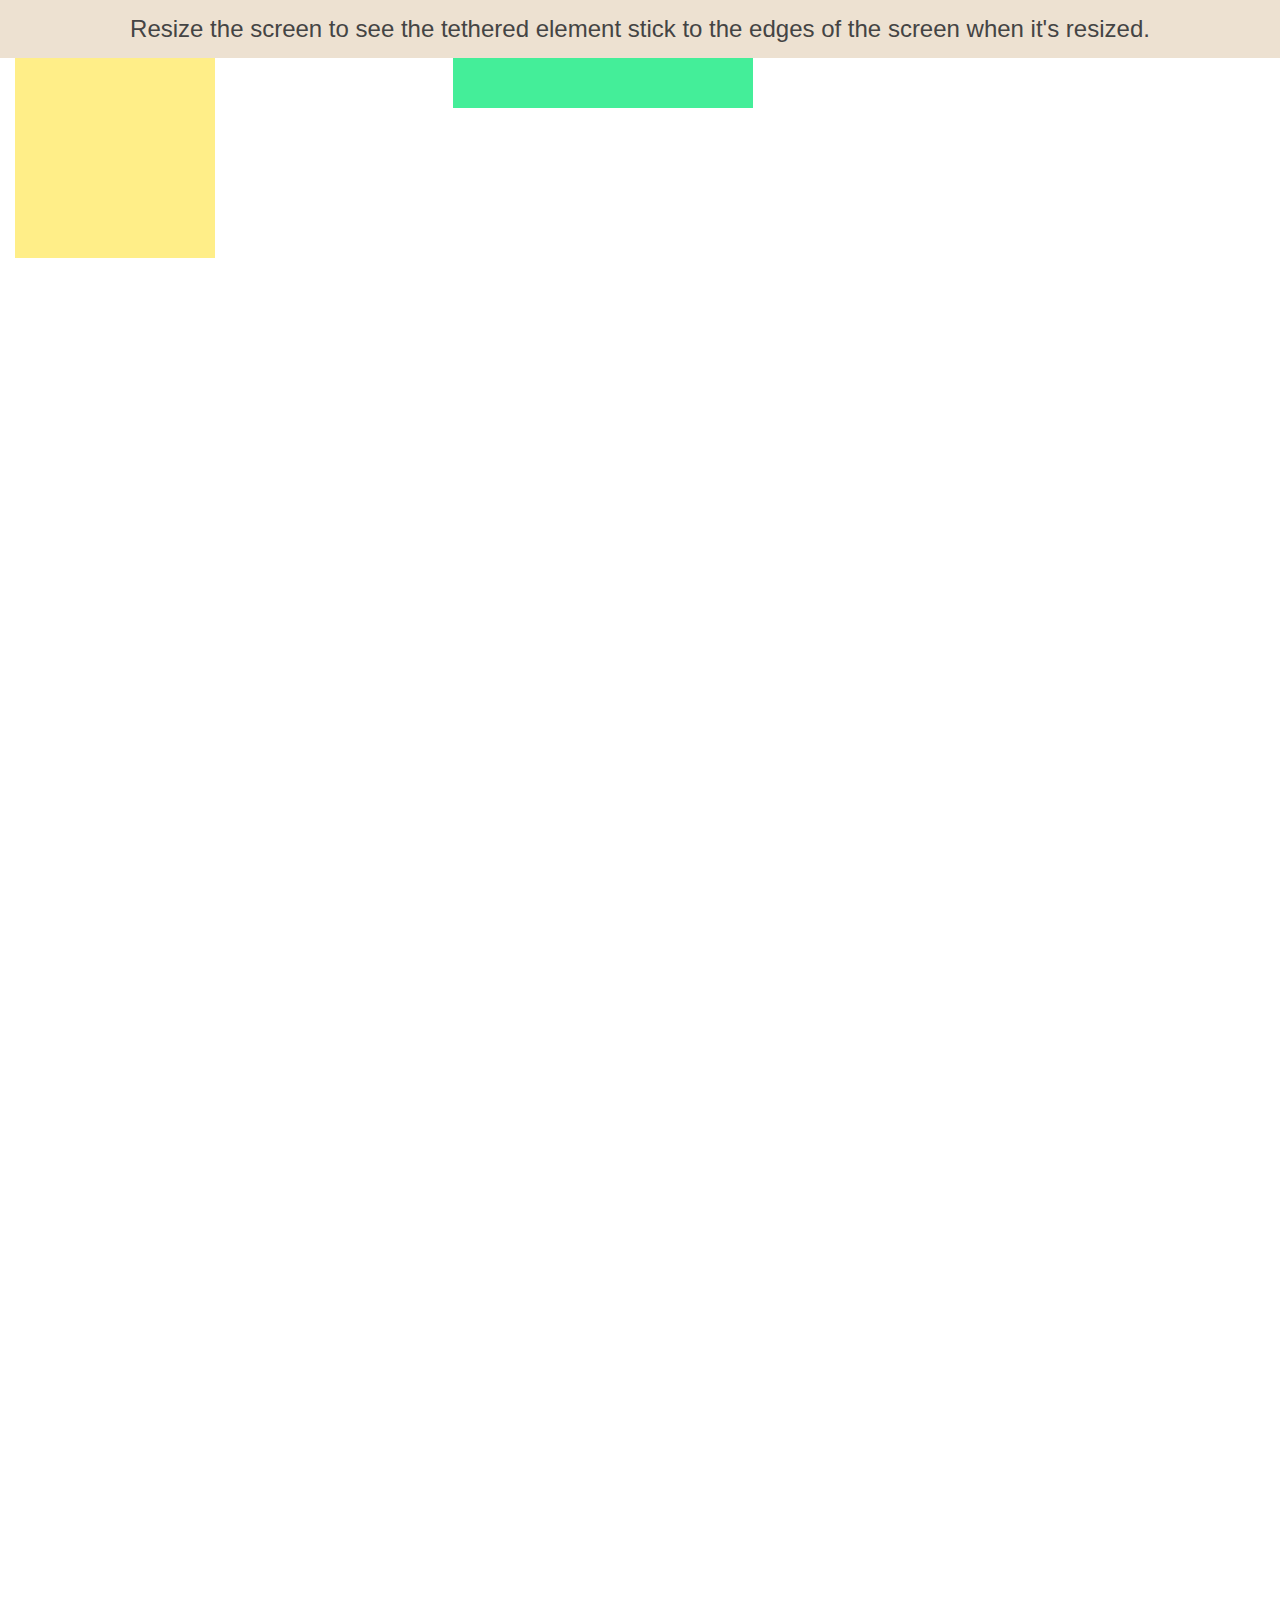
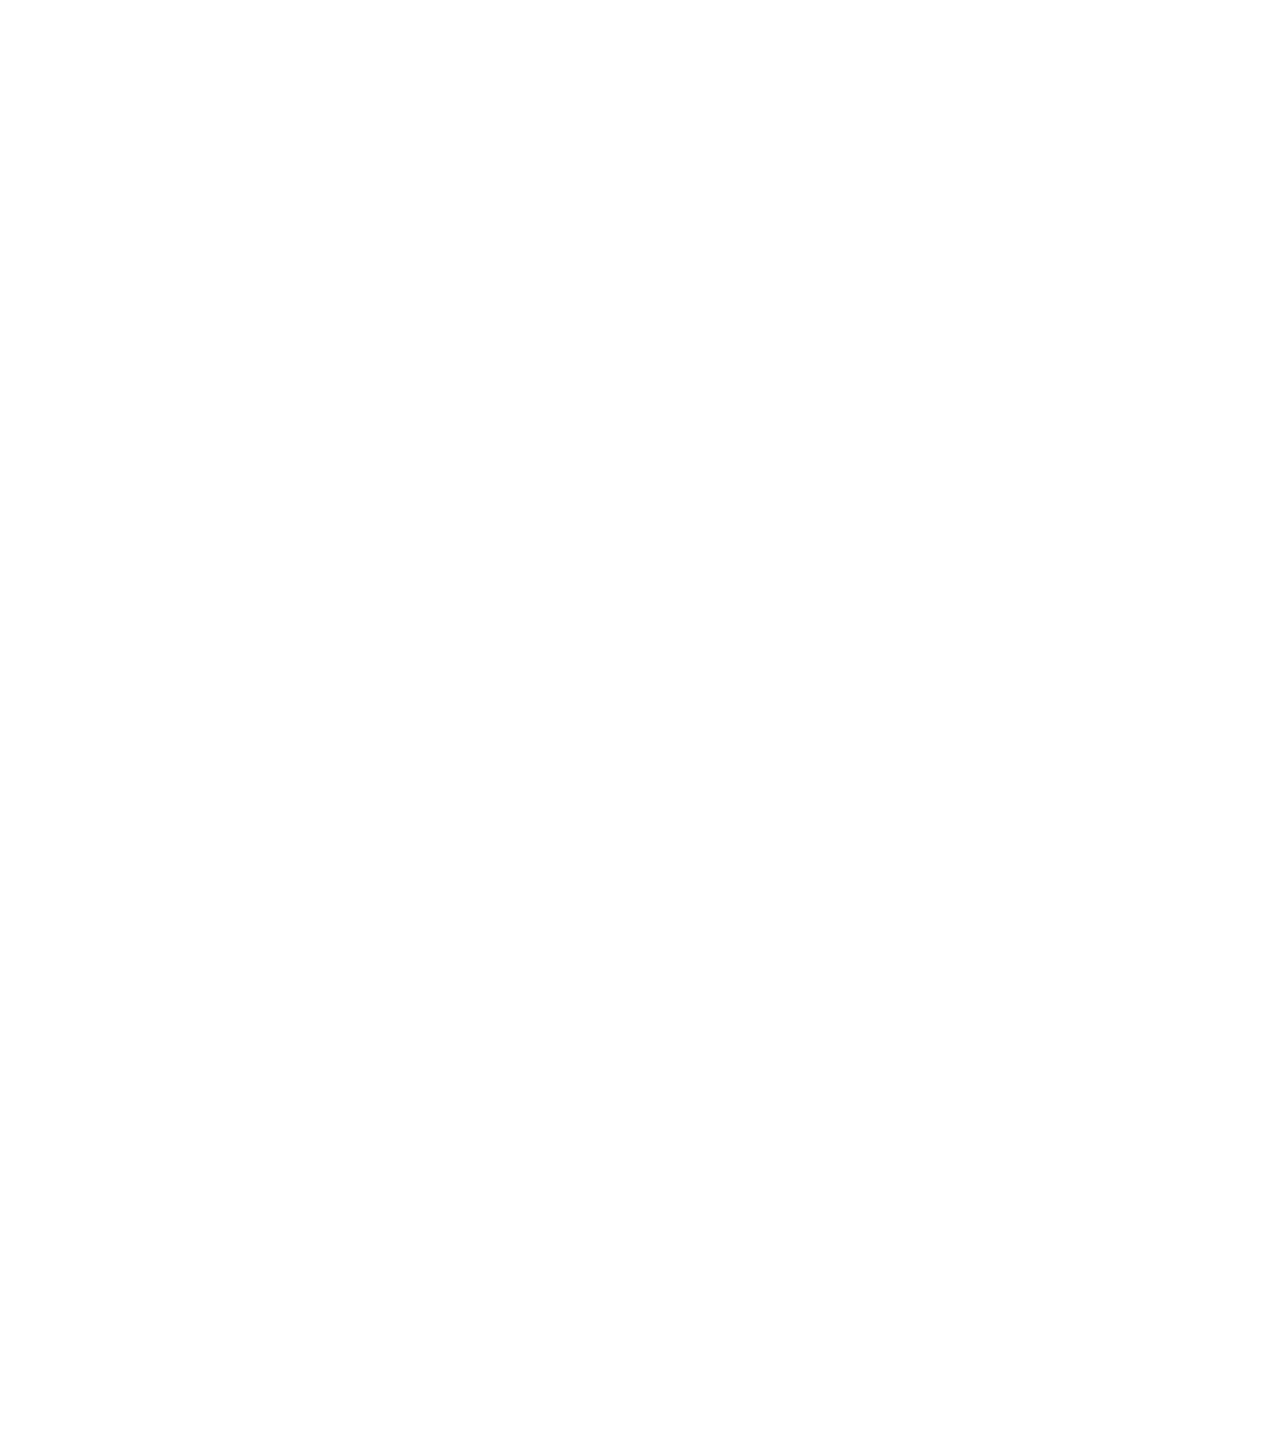
<file: static/vendors/tether-1.3.3/examples/pin/index.html>
<!DOCTYPE html>
<html>
    <head>
        <meta charset="utf-8">
        <meta http-equiv="X-UA-Compatible" content="chrome=1">
        <meta name="viewport" content="width=device-width, initial-scale=1, user-scalable=no">
        <link rel="stylesheet" href="../resources/css/base.css" />
        <link rel="stylesheet" href="../common/css/style.css" />
    </head>
    <body>
        <div class="instructions">Resize the screen to see the tethered element stick to the edges of the screen when it's resized.</div>

        <div class="element"></div>
        <div class="target"></div>

        <script src="//github.hubspot.com/tether/dist/js/tether.js"></script>
        <script>
            new Tether({
                element: '.element',
                target: '.target',
                attachment: 'top left',
                targetAttachment: 'top right',
                constraints: [{
                    to: 'window',
                    pin: true
                }]
            });
        </script>
    </body>
</html>
</file>
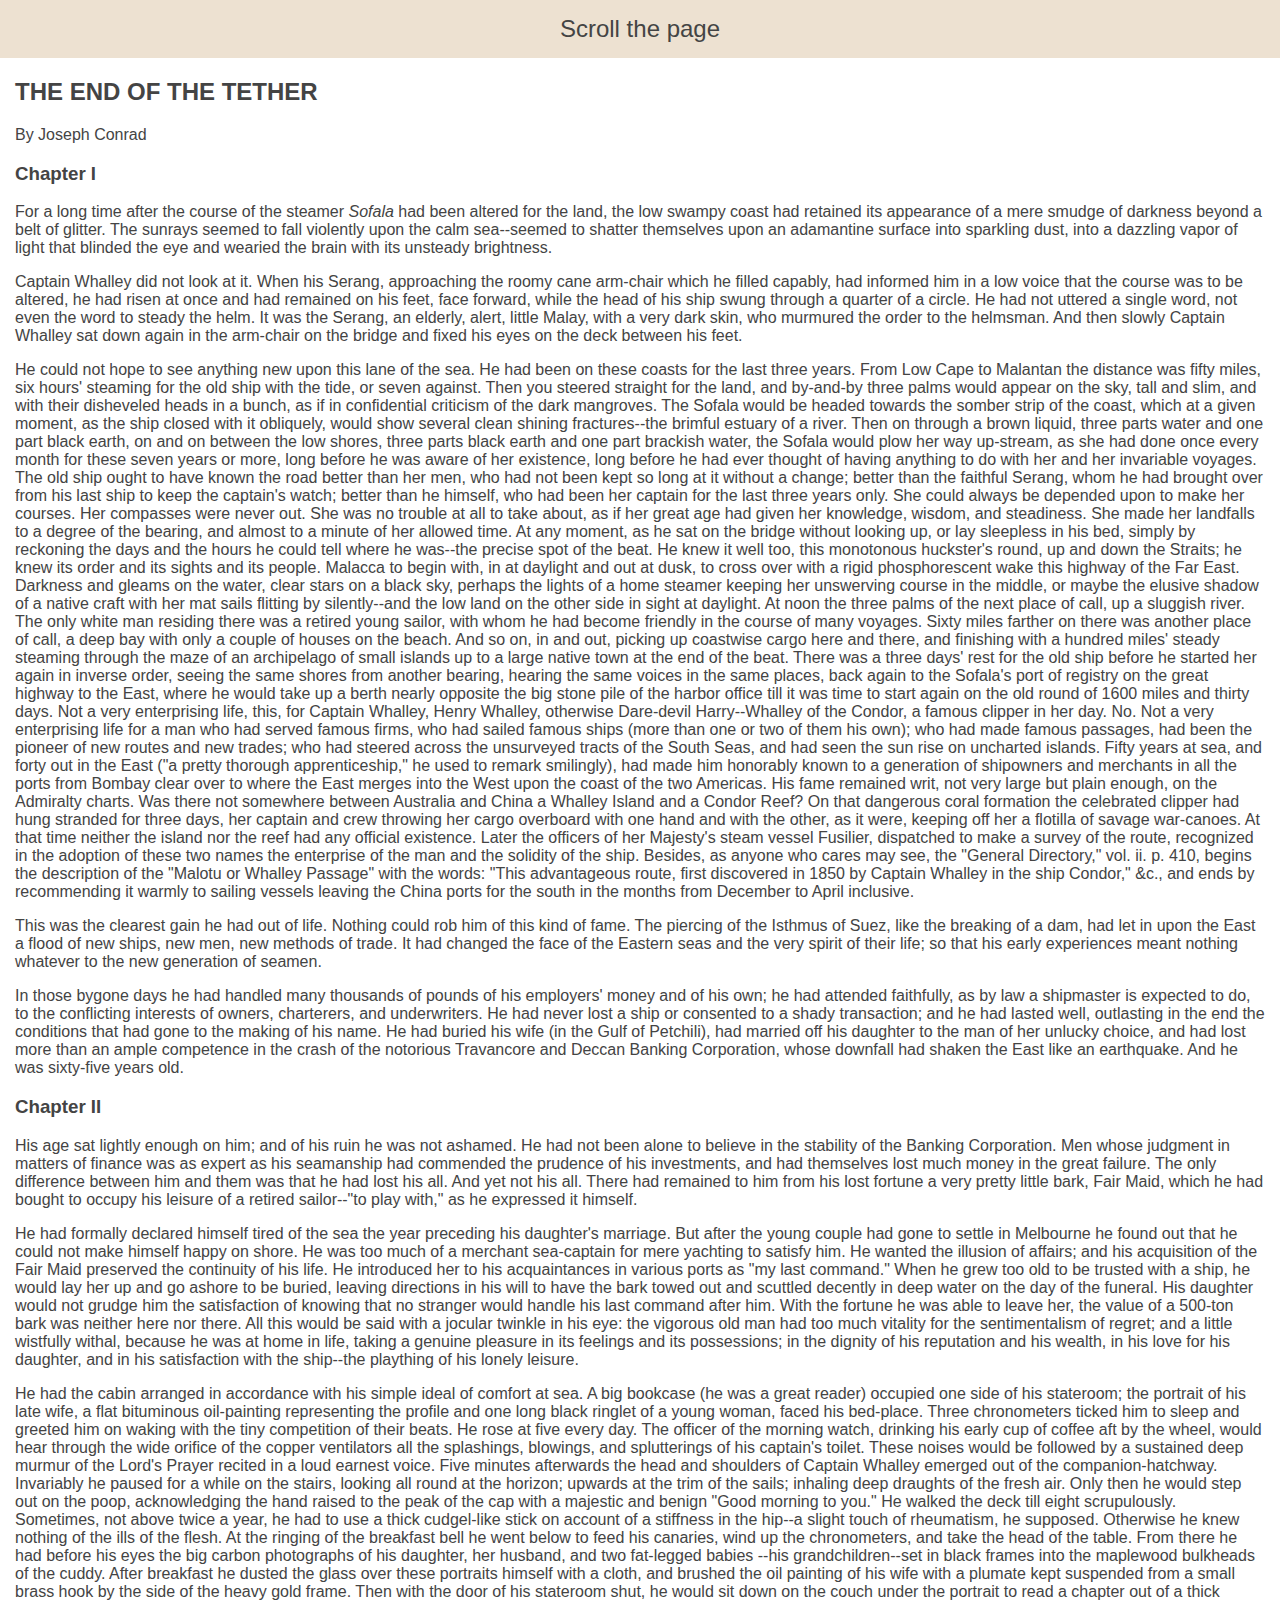
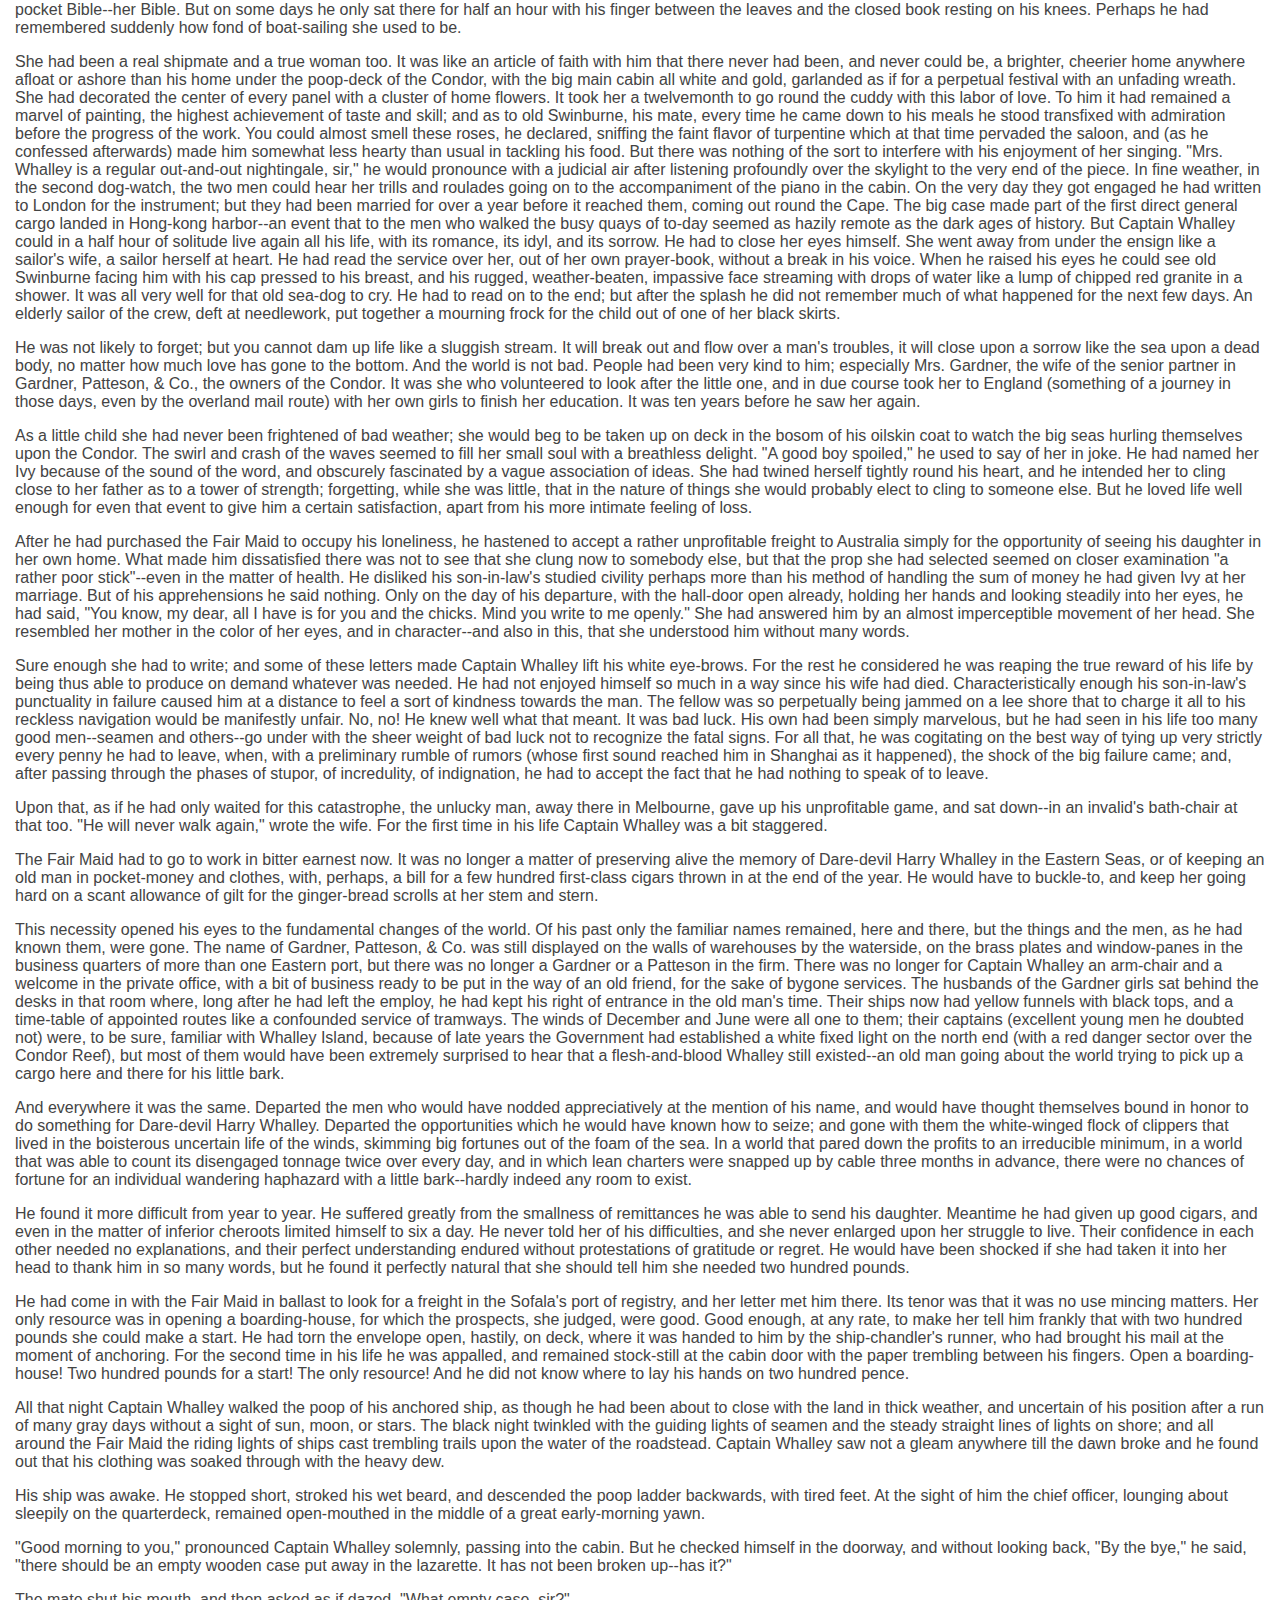
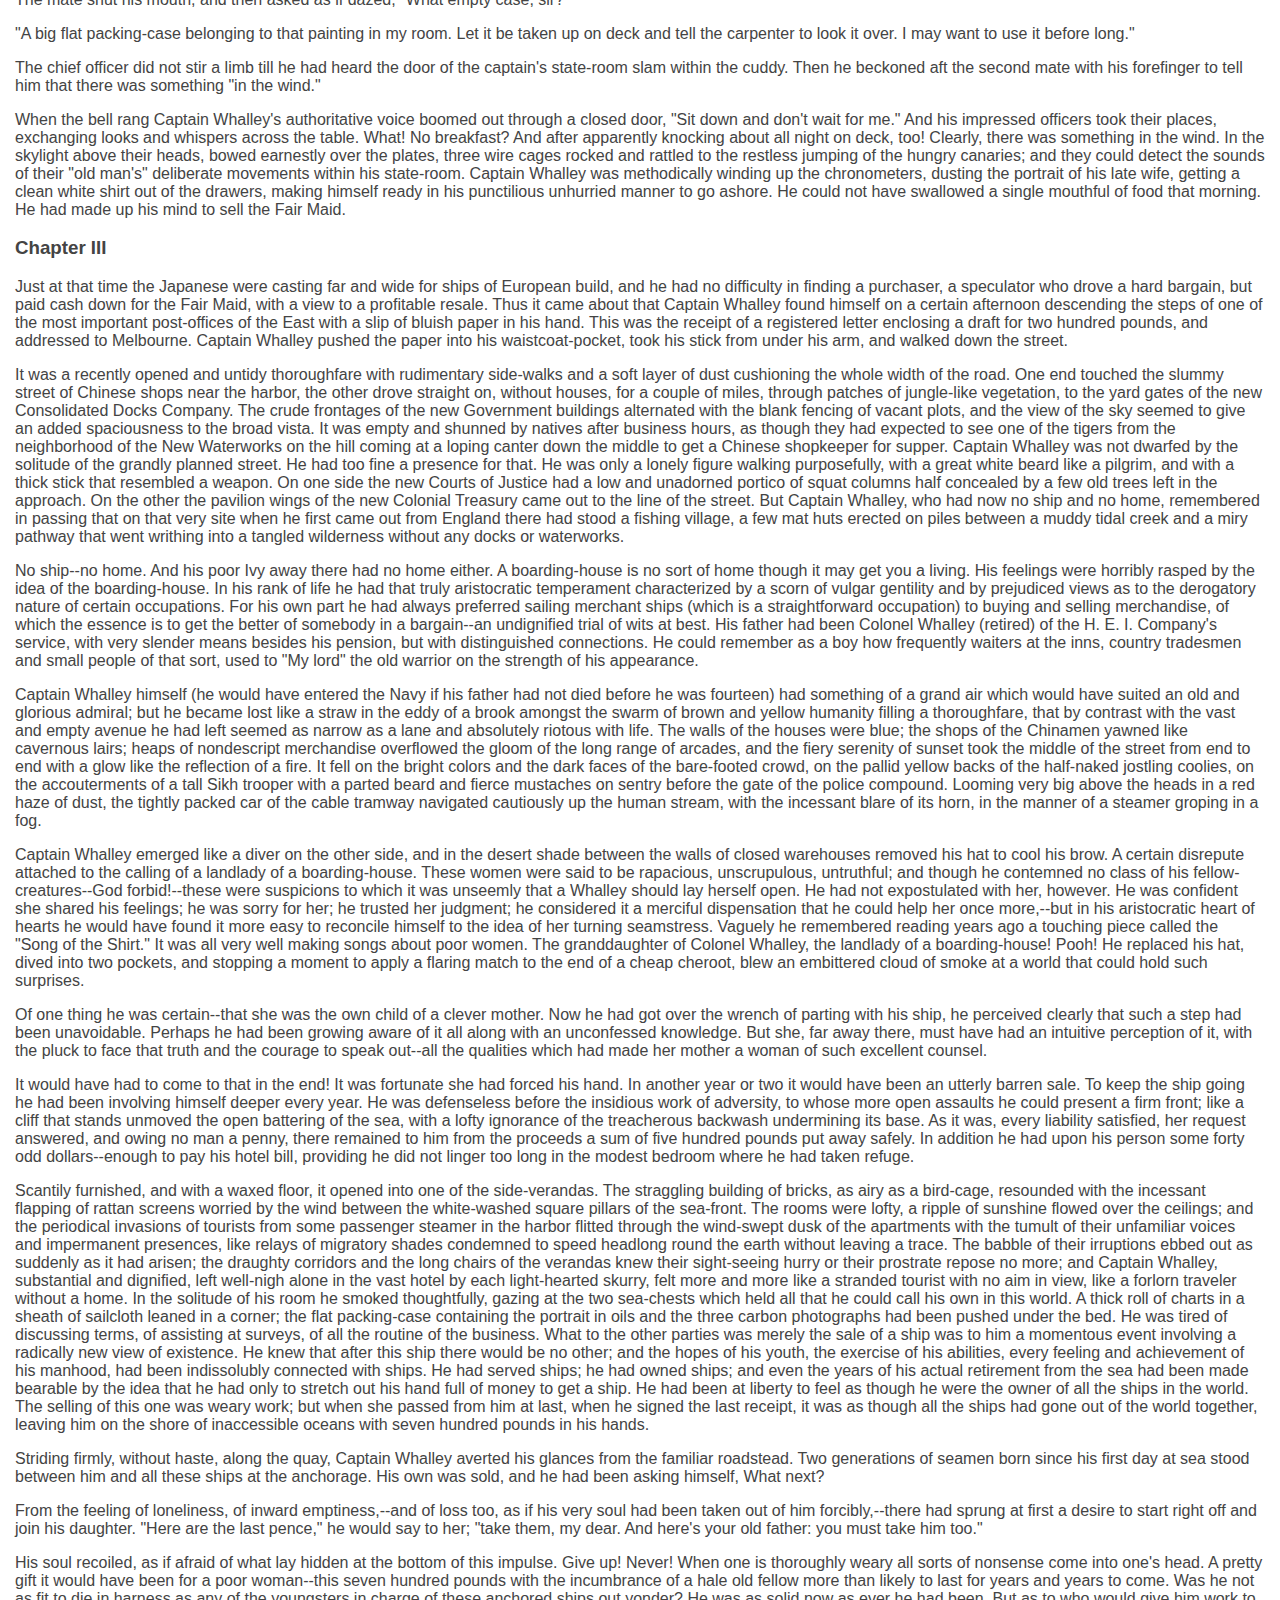
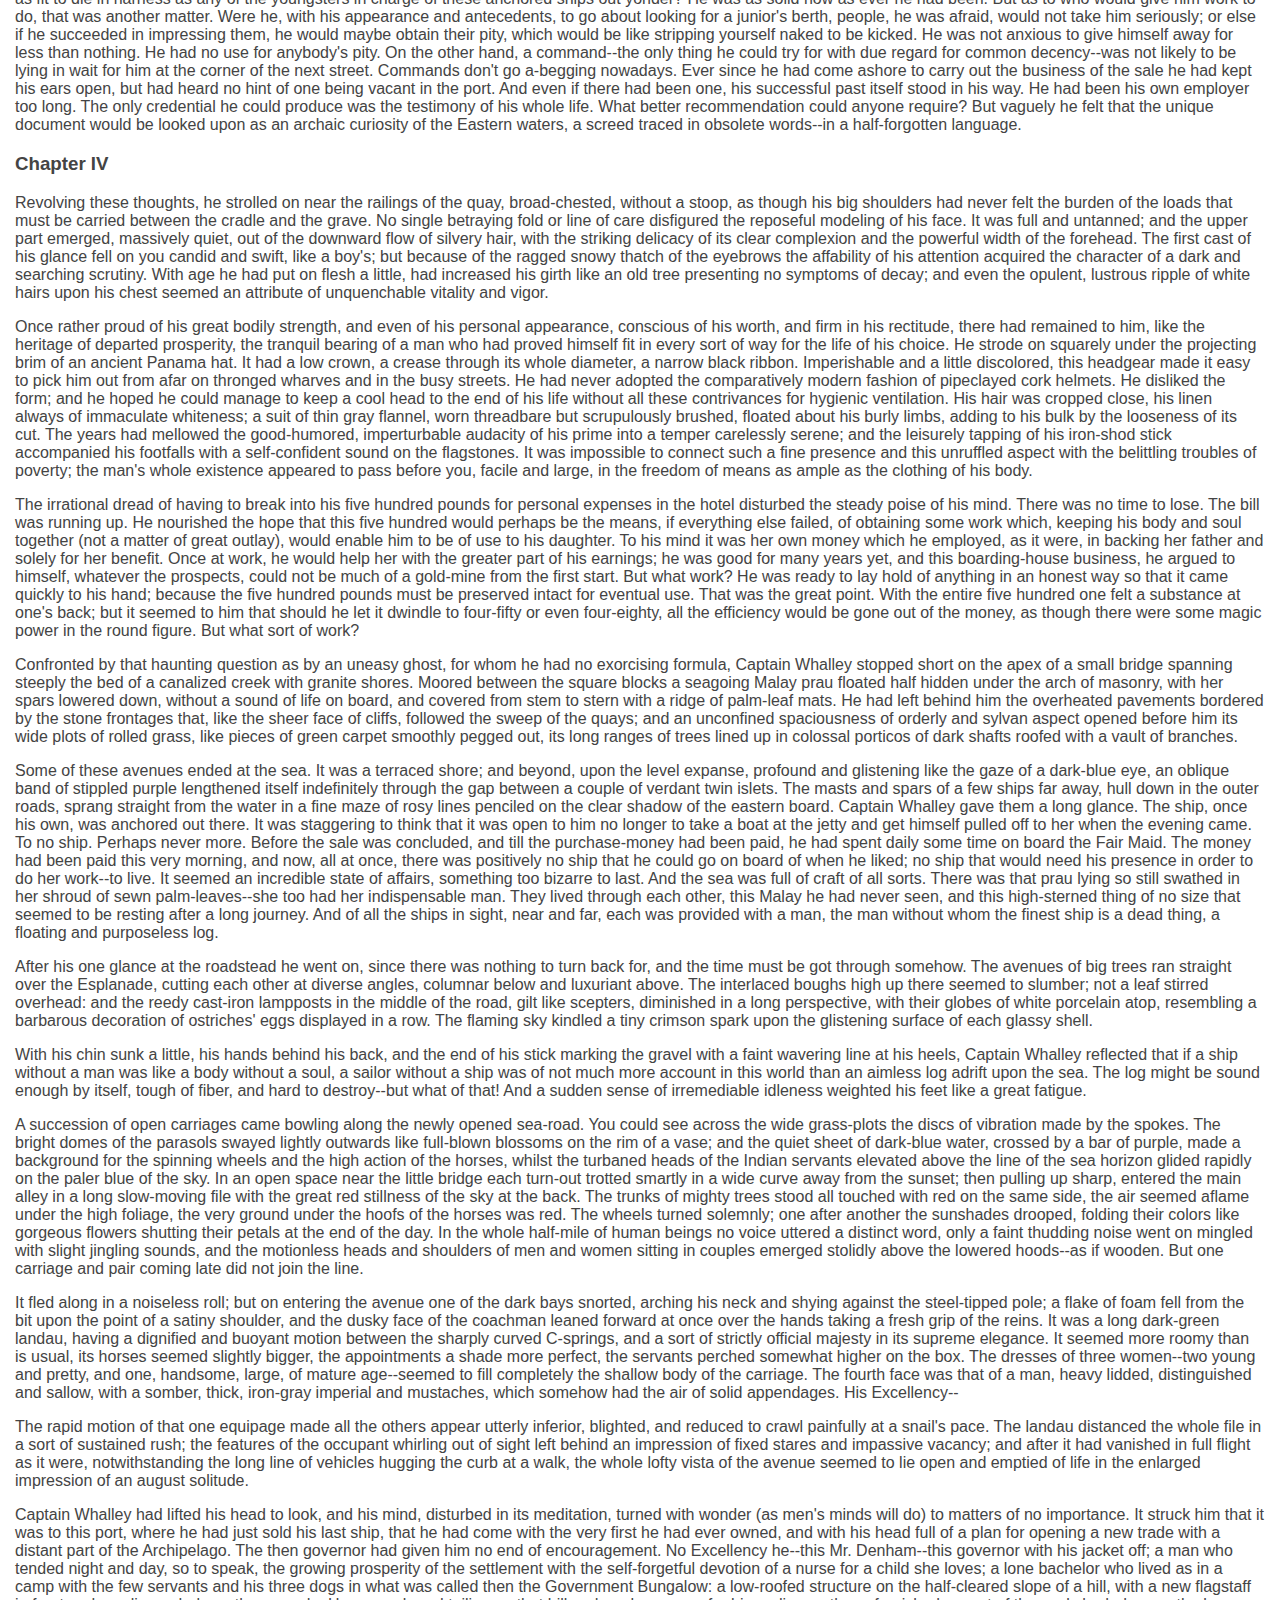
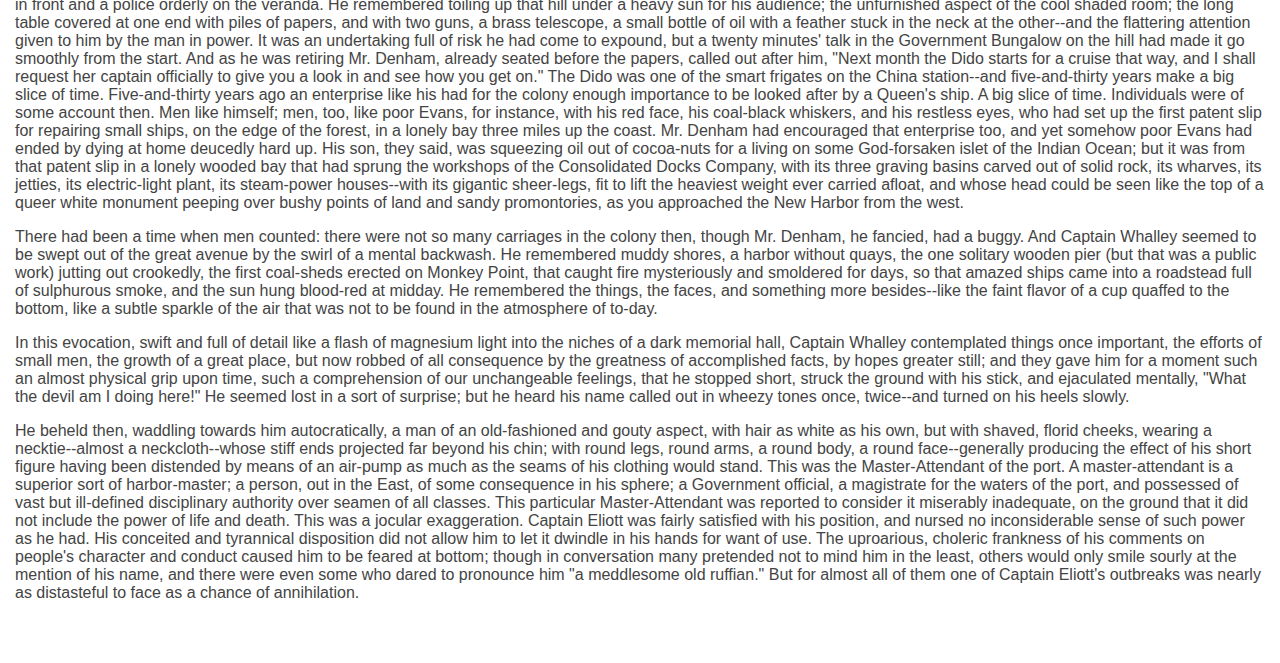
<file: static/vendors/tether-1.3.3/examples/scroll/index.html>
<!DOCTYPE html>
<html>
    <head>
        <link rel="stylesheet" href="../resources/css/base.css" />
        <link rel="stylesheet" href="../common/css/style.css" />
    </head>
    <body>

    <div class="instructions">Scroll the page</div>

    <h2>THE END OF THE TETHER</h2>

    <p>By Joseph Conrad</p>

    <h3>Chapter I</h3>

    <p>For a long time after the course of the steamer <em>Sofala</em> had been
    altered for the land, the low swampy coast had retained its appearance
    of a mere smudge of darkness beyond a belt of glitter. The sunrays
    seemed to fall violently upon the calm sea--seemed to shatter themselves
    upon an adamantine surface into sparkling dust, into a dazzling vapor
    of light that blinded the eye and wearied the brain with its unsteady
    brightness.</p>

    <p>Captain Whalley did not look at it. When his Serang, approaching the
    roomy cane arm-chair which he filled capably, had informed him in a low
    voice that the course was to be altered, he had risen at once and had
    remained on his feet, face forward, while the head of his ship swung
    through a quarter of a circle. He had not uttered a single word, not
    even the word to steady the helm. It was the Serang, an elderly, alert,
    little Malay, with a very dark skin, who murmured the order to the
    helmsman. And then slowly Captain Whalley sat down again in the
    arm-chair on the bridge and fixed his eyes on the deck between his feet.</p>

    <p>He could not hope to see anything new upon this lane of the sea. He had
    been on these coasts for the last three years. From Low Cape to Malantan
    the distance was fifty miles, six hours' steaming for the old ship with
    the tide, or seven against. Then you steered straight for the land, and
    by-and-by three palms would appear on the sky, tall and slim, and with
    their disheveled heads in a bunch, as if in confidential criticism of
    the dark mangroves. The Sofala would be headed towards the somber
    strip of the coast, which at a given moment, as the ship closed with
    it obliquely, would show several clean shining fractures--the brimful
    estuary of a river. Then on through a brown liquid, three parts water
    and one part black earth, on and on between the low shores, three parts
    black earth and one part brackish water, the Sofala would plow her way
    up-stream, as she had done once every month for these seven years or
    more, long before he was aware of her existence, long before he had ever
    thought of having anything to do with her and her invariable voyages.
    The old ship ought to have known the road better than her men, who had
    not been kept so long at it without a change; better than the faithful
    Serang, whom he had brought over from his last ship to keep the
    captain's watch; better than he himself, who had been her captain for
    the last three years only. She could always be depended upon to make her
    courses. Her compasses were never out. She was no trouble at all to
    take about, as if her great age had given her knowledge, wisdom, and
    steadiness. She made her landfalls to a degree of the bearing, and
    almost to a minute of her allowed time. At any moment, as he sat on
    the bridge without looking up, or lay sleepless in his bed, simply by
    reckoning the days and the hours he could tell where he was--the precise
    spot of the beat. He knew it well too, this monotonous huckster's
    round, up and down the Straits; he knew its order and its sights and its
    people. Malacca to begin with, in at daylight and out at dusk, to cross
    over with a rigid phosphorescent wake this highway of the Far East.
    Darkness and gleams on the water, clear stars on a black sky, perhaps
    the lights of a home steamer keeping her unswerving course in the
    middle, or maybe the elusive shadow of a native craft with her mat sails
    flitting by silently--and the low land on the other side in sight
    at daylight. At noon the three palms of the next place of call, up a
    sluggish river. The only white man residing there was a retired young
    sailor, with whom he had become friendly in the course of many voyages.
    Sixty miles farther on there was another place of call, a deep bay with
    only a couple of houses on the beach. And so on, in and out, picking
    up coastwise cargo here and there, and finishing with a hundred miles'
    steady steaming through the maze of an archipelago of small islands up
    to a large native town at the end of the beat. There was a three days'
    rest for the old ship before he started her again in inverse order,
    seeing the same shores from another bearing, hearing the same voices
    in the same places, back again to the Sofala's port of registry on
    the great highway to the East, where he would take up a berth nearly
    opposite the big stone pile of the harbor office till it was time to
    start again on the old round of 1600 miles and thirty days. Not a very
    enterprising life, this, for Captain Whalley, Henry Whalley, otherwise
    Dare-devil Harry--Whalley of the Condor, a famous clipper in her day.
    No. Not a very enterprising life for a man who had served famous firms,
    who had sailed famous ships (more than one or two of them his own); who
    had made famous passages, had been the pioneer of new routes and new
    trades; who had steered across the unsurveyed tracts of the South Seas,
    and had seen the sun rise on uncharted islands. Fifty years at sea, and
    forty out in the East ("a pretty thorough apprenticeship," he used
    to remark smilingly), had made him honorably known to a generation of
    shipowners and merchants in all the ports from Bombay clear over to
    where the East merges into the West upon the coast of the two Americas.
    His fame remained writ, not very large but plain enough, on the
    Admiralty charts. Was there not somewhere between Australia and China a
    Whalley Island and a Condor Reef? On that dangerous coral formation the
    celebrated clipper had hung stranded for three days, her captain and
    crew throwing her cargo overboard with one hand and with the other, as
    it were, keeping off her a flotilla of savage war-canoes. At that time
    neither the island nor the reef had any official existence. Later the
    officers of her Majesty's steam vessel Fusilier, dispatched to make a
    survey of the route, recognized in the adoption of these two names the
    enterprise of the man and the solidity of the ship. Besides, as anyone
    who cares may see, the "General Directory," vol. ii. p. 410, begins the
    description of the "Malotu or Whalley Passage" with the words: "This
    advantageous route, first discovered in 1850 by Captain Whalley in the
    ship Condor," &amp;c., and ends by recommending it warmly to sailing vessels
    leaving the China ports for the south in the months from December to
    April inclusive.</p>

    <p>This was the clearest gain he had out of life. Nothing could rob him
    of this kind of fame. The piercing of the Isthmus of Suez, like the
    breaking of a dam, had let in upon the East a flood of new ships, new
    men, new methods of trade. It had changed the face of the Eastern seas
    and the very spirit of their life; so that his early experiences meant
    nothing whatever to the new generation of seamen.</p>

    <p>In those bygone days he had handled many thousands of pounds of his
    employers' money and of his own; he had attended faithfully, as by law
    a shipmaster is expected to do, to the conflicting interests of owners,
    charterers, and underwriters. He had never lost a ship or consented to
    a shady transaction; and he had lasted well, outlasting in the end the
    conditions that had gone to the making of his name. He had buried his
    wife (in the Gulf of Petchili), had married off his daughter to the man
    of her unlucky choice, and had lost more than an ample competence in the
    crash of the notorious Travancore and Deccan Banking Corporation, whose
    downfall had shaken the East like an earthquake. And he was sixty-five
    years old.</p>

    <h3>Chapter II</h3>

    <p>His age sat lightly enough on him; and of his ruin he was not ashamed.
    He had not been alone to believe in the stability of the Banking
    Corporation. Men whose judgment in matters of finance was as expert as
    his seamanship had commended the prudence of his investments, and had
    themselves lost much money in the great failure. The only difference
    between him and them was that he had lost his all. And yet not his all.
    There had remained to him from his lost fortune a very pretty little
    bark, Fair Maid, which he had bought to occupy his leisure of a retired
    sailor--"to play with," as he expressed it himself.</p>

    <p>He had formally declared himself tired of the sea the year preceding his
    daughter's marriage. But after the young couple had gone to settle in
    Melbourne he found out that he could not make himself happy on shore. He
    was too much of a merchant sea-captain for mere yachting to satisfy him.
    He wanted the illusion of affairs; and his acquisition of the Fair
    Maid preserved the continuity of his life. He introduced her to his
    acquaintances in various ports as "my last command." When he grew too
    old to be trusted with a ship, he would lay her up and go ashore to be
    buried, leaving directions in his will to have the bark towed out and
    scuttled decently in deep water on the day of the funeral. His daughter
    would not grudge him the satisfaction of knowing that no stranger would
    handle his last command after him. With the fortune he was able to leave
    her, the value of a 500-ton bark was neither here nor there. All this
    would be said with a jocular twinkle in his eye: the vigorous old man
    had too much vitality for the sentimentalism of regret; and a little
    wistfully withal, because he was at home in life, taking a genuine
    pleasure in its feelings and its possessions; in the dignity of his
    reputation and his wealth, in his love for his daughter, and in his
    satisfaction with the ship--the plaything of his lonely leisure.</p>

    <p>He had the cabin arranged in accordance with his simple ideal of comfort
    at sea. A big bookcase (he was a great reader) occupied one side of his
    stateroom; the portrait of his late wife, a flat bituminous oil-painting
    representing the profile and one long black ringlet of a young woman,
    faced his bed-place. Three chronometers ticked him to sleep and greeted
    him on waking with the tiny competition of their beats. He rose at five
    every day. The officer of the morning watch, drinking his early cup
    of coffee aft by the wheel, would hear through the wide orifice of the
    copper ventilators all the splashings, blowings, and splutterings of
    his captain's toilet. These noises would be followed by a sustained
    deep murmur of the Lord's Prayer recited in a loud earnest voice. Five
    minutes afterwards the head and shoulders of Captain Whalley emerged
    out of the companion-hatchway. Invariably he paused for a while on the
    stairs, looking all round at the horizon; upwards at the trim of the
    sails; inhaling deep draughts of the fresh air. Only then he would step
    out on the poop, acknowledging the hand raised to the peak of the cap
    with a majestic and benign "Good morning to you." He walked the deck
    till eight scrupulously. Sometimes, not above twice a year, he had to
    use a thick cudgel-like stick on account of a stiffness in the hip--a
    slight touch of rheumatism, he supposed. Otherwise he knew nothing of
    the ills of the flesh. At the ringing of the breakfast bell he went
    below to feed his canaries, wind up the chronometers, and take the
    head of the table. From there he had before his eyes the big carbon
    photographs of his daughter, her husband, and two fat-legged babies
    --his grandchildren--set in black frames into the maplewood bulkheads
    of the cuddy. After breakfast he dusted the glass over these portraits
    himself with a cloth, and brushed the oil painting of his wife with a
    plumate kept suspended from a small brass hook by the side of the heavy
    gold frame. Then with the door of his stateroom shut, he would sit down
    on the couch under the portrait to read a chapter out of a thick pocket
    Bible--her Bible. But on some days he only sat there for half an hour
    with his finger between the leaves and the closed book resting on his
    knees. Perhaps he had remembered suddenly how fond of boat-sailing she
    used to be.</p>

    <p>She had been a real shipmate and a true woman too. It was like an
    article of faith with him that there never had been, and never could be,
    a brighter, cheerier home anywhere afloat or ashore than his home under
    the poop-deck of the Condor, with the big main cabin all white and gold,
    garlanded as if for a perpetual festival with an unfading wreath. She
    had decorated the center of every panel with a cluster of home flowers.
    It took her a twelvemonth to go round the cuddy with this labor of love.
    To him it had remained a marvel of painting, the highest achievement of
    taste and skill; and as to old Swinburne, his mate, every time he
    came down to his meals he stood transfixed with admiration before the
    progress of the work. You could almost smell these roses, he declared,
    sniffing the faint flavor of turpentine which at that time pervaded the
    saloon, and (as he confessed afterwards) made him somewhat less hearty
    than usual in tackling his food. But there was nothing of the sort to
    interfere with his enjoyment of her singing. "Mrs. Whalley is a regular
    out-and-out nightingale, sir," he would pronounce with a judicial air
    after listening profoundly over the skylight to the very end of the
    piece. In fine weather, in the second dog-watch, the two men could hear
    her trills and roulades going on to the accompaniment of the piano in
    the cabin. On the very day they got engaged he had written to London
    for the instrument; but they had been married for over a year before it
    reached them, coming out round the Cape. The big case made part of the
    first direct general cargo landed in Hong-kong harbor--an event that to
    the men who walked the busy quays of to-day seemed as hazily remote as
    the dark ages of history. But Captain Whalley could in a half hour of
    solitude live again all his life, with its romance, its idyl, and its
    sorrow. He had to close her eyes himself. She went away from under the
    ensign like a sailor's wife, a sailor herself at heart. He had read
    the service over her, out of her own prayer-book, without a break in his
    voice. When he raised his eyes he could see old Swinburne facing him
    with his cap pressed to his breast, and his rugged, weather-beaten,
    impassive face streaming with drops of water like a lump of chipped red
    granite in a shower. It was all very well for that old sea-dog to cry.
    He had to read on to the end; but after the splash he did not remember
    much of what happened for the next few days. An elderly sailor of the
    crew, deft at needlework, put together a mourning frock for the child
    out of one of her black skirts.</p>

    <p>He was not likely to forget; but you cannot dam up life like a sluggish
    stream. It will break out and flow over a man's troubles, it will close
    upon a sorrow like the sea upon a dead body, no matter how much love has
    gone to the bottom. And the world is not bad. People had been very
    kind to him; especially Mrs. Gardner, the wife of the senior partner
    in Gardner, Patteson, &amp; Co., the owners of the Condor. It was she who
    volunteered to look after the little one, and in due course took her to
    England (something of a journey in those days, even by the overland
    mail route) with her own girls to finish her education. It was ten years
    before he saw her again.</p>

    <p>As a little child she had never been frightened of bad weather; she
    would beg to be taken up on deck in the bosom of his oilskin coat to
    watch the big seas hurling themselves upon the Condor. The swirl and
    crash of the waves seemed to fill her small soul with a breathless
    delight. "A good boy spoiled," he used to say of her in joke. He had
    named her Ivy because of the sound of the word, and obscurely fascinated
    by a vague association of ideas. She had twined herself tightly round
    his heart, and he intended her to cling close to her father as to a
    tower of strength; forgetting, while she was little, that in the nature
    of things she would probably elect to cling to someone else. But
    he loved life well enough for even that event to give him a certain
    satisfaction, apart from his more intimate feeling of loss.</p>

    <p>After he had purchased the Fair Maid to occupy his loneliness, he
    hastened to accept a rather unprofitable freight to Australia simply for
    the opportunity of seeing his daughter in her own home. What made him
    dissatisfied there was not to see that she clung now to somebody else,
    but that the prop she had selected seemed on closer examination "a
    rather poor stick"--even in the matter of health. He disliked his
    son-in-law's studied civility perhaps more than his method of
    handling the sum of money he had given Ivy at her marriage. But of his
    apprehensions he said nothing. Only on the day of his departure, with
    the hall-door open already, holding her hands and looking steadily into
    her eyes, he had said, "You know, my dear, all I have is for you and the
    chicks. Mind you write to me openly." She had answered him by an almost
    imperceptible movement of her head. She resembled her mother in
    the color of her eyes, and in character--and also in this, that she
    understood him without many words.</p>

    <p>Sure enough she had to write; and some of these letters made Captain
    Whalley lift his white eye-brows. For the rest he considered he was
    reaping the true reward of his life by being thus able to produce on
    demand whatever was needed. He had not enjoyed himself so much in a
    way since his wife had died. Characteristically enough his son-in-law's
    punctuality in failure caused him at a distance to feel a sort of
    kindness towards the man. The fellow was so perpetually being jammed on
    a lee shore that to charge it all to his reckless navigation would be
    manifestly unfair. No, no! He knew well what that meant. It was bad
    luck. His own had been simply marvelous, but he had seen in his life too
    many good men--seamen and others--go under with the sheer weight of bad
    luck not to recognize the fatal signs. For all that, he was cogitating
    on the best way of tying up very strictly every penny he had to leave,
    when, with a preliminary rumble of rumors (whose first sound reached
    him in Shanghai as it happened), the shock of the big failure came;
    and, after passing through the phases of stupor, of incredulity, of
    indignation, he had to accept the fact that he had nothing to speak of
    to leave.</p>

    <p>Upon that, as if he had only waited for this catastrophe, the unlucky
    man, away there in Melbourne, gave up his unprofitable game, and sat
    down--in an invalid's bath-chair at that too. "He will never walk
    again," wrote the wife. For the first time in his life Captain Whalley
    was a bit staggered.</p>

    <p>The Fair Maid had to go to work in bitter earnest now. It was no longer
    a matter of preserving alive the memory of Dare-devil Harry Whalley in
    the Eastern Seas, or of keeping an old man in pocket-money and clothes,
    with, perhaps, a bill for a few hundred first-class cigars thrown in at
    the end of the year. He would have to buckle-to, and keep her going hard
    on a scant allowance of gilt for the ginger-bread scrolls at her stem
    and stern.</p>

    <p>This necessity opened his eyes to the fundamental changes of the world.
    Of his past only the familiar names remained, here and there, but
    the things and the men, as he had known them, were gone. The name of
    Gardner, Patteson, &amp; Co. was still displayed on the walls of warehouses
    by the waterside, on the brass plates and window-panes in the business
    quarters of more than one Eastern port, but there was no longer a
    Gardner or a Patteson in the firm. There was no longer for Captain
    Whalley an arm-chair and a welcome in the private office, with a bit of
    business ready to be put in the way of an old friend, for the sake of
    bygone services. The husbands of the Gardner girls sat behind the desks
    in that room where, long after he had left the employ, he had kept his
    right of entrance in the old man's time. Their ships now had yellow
    funnels with black tops, and a time-table of appointed routes like a
    confounded service of tramways. The winds of December and June were all
    one to them; their captains (excellent young men he doubted not) were,
    to be sure, familiar with Whalley Island, because of late years the
    Government had established a white fixed light on the north end (with
    a red danger sector over the Condor Reef), but most of them would have
    been extremely surprised to hear that a flesh-and-blood Whalley still
    existed--an old man going about the world trying to pick up a cargo here
    and there for his little bark.</p>

    <p>And everywhere it was the same. Departed the men who would have nodded
    appreciatively at the mention of his name, and would have thought
    themselves bound in honor to do something for Dare-devil Harry Whalley.
    Departed the opportunities which he would have known how to seize; and
    gone with them the white-winged flock of clippers that lived in the
    boisterous uncertain life of the winds, skimming big fortunes out of
    the foam of the sea. In a world that pared down the profits to an
    irreducible minimum, in a world that was able to count its disengaged
    tonnage twice over every day, and in which lean charters were snapped up
    by cable three months in advance, there were no chances of fortune for
    an individual wandering haphazard with a little bark--hardly indeed any
    room to exist.</p>

    <p>He found it more difficult from year to year. He suffered greatly from
    the smallness of remittances he was able to send his daughter. Meantime
    he had given up good cigars, and even in the matter of inferior cheroots
    limited himself to six a day. He never told her of his difficulties, and
    she never enlarged upon her struggle to live. Their confidence in each
    other needed no explanations, and their perfect understanding endured
    without protestations of gratitude or regret. He would have been shocked
    if she had taken it into her head to thank him in so many words, but
    he found it perfectly natural that she should tell him she needed two
    hundred pounds.</p>

    <p>He had come in with the Fair Maid in ballast to look for a freight in
    the Sofala's port of registry, and her letter met him there. Its tenor
    was that it was no use mincing matters. Her only resource was in opening
    a boarding-house, for which the prospects, she judged, were good. Good
    enough, at any rate, to make her tell him frankly that with two hundred
    pounds she could make a start. He had torn the envelope open, hastily,
    on deck, where it was handed to him by the ship-chandler's runner, who
    had brought his mail at the moment of anchoring. For the second time
    in his life he was appalled, and remained stock-still at the cabin door
    with the paper trembling between his fingers. Open a boarding-house! Two
    hundred pounds for a start! The only resource! And he did not know where
    to lay his hands on two hundred pence.</p>

    <p>All that night Captain Whalley walked the poop of his anchored ship, as
    though he had been about to close with the land in thick weather, and
    uncertain of his position after a run of many gray days without a sight
    of sun, moon, or stars. The black night twinkled with the guiding lights
    of seamen and the steady straight lines of lights on shore; and all
    around the Fair Maid the riding lights of ships cast trembling trails
    upon the water of the roadstead. Captain Whalley saw not a gleam
    anywhere till the dawn broke and he found out that his clothing was
    soaked through with the heavy dew.</p>

    <p>His ship was awake. He stopped short, stroked his wet beard, and
    descended the poop ladder backwards, with tired feet. At the sight
    of him the chief officer, lounging about sleepily on the quarterdeck,
    remained open-mouthed in the middle of a great early-morning yawn.</p>

    <p>"Good morning to you," pronounced Captain Whalley solemnly, passing into
    the cabin. But he checked himself in the doorway, and without looking
    back, "By the bye," he said, "there should be an empty wooden case put
    away in the lazarette. It has not been broken up--has it?"</p>

    <p>The mate shut his mouth, and then asked as if dazed, "What empty case,
    sir?"</p>

    <p>"A big flat packing-case belonging to that painting in my room. Let it
    be taken up on deck and tell the carpenter to look it over. I may want
    to use it before long."</p>

    <p>The chief officer did not stir a limb till he had heard the door of the
    captain's state-room slam within the cuddy. Then he beckoned aft the
    second mate with his forefinger to tell him that there was something "in
    the wind."</p>

    <p>When the bell rang Captain Whalley's authoritative voice boomed out
    through a closed door, "Sit down and don't wait for me." And his
    impressed officers took their places, exchanging looks and whispers
    across the table. What! No breakfast? And after apparently knocking
    about all night on deck, too! Clearly, there was something in the wind.
    In the skylight above their heads, bowed earnestly over the plates,
    three wire cages rocked and rattled to the restless jumping of the
    hungry canaries; and they could detect the sounds of their "old
    man's" deliberate movements within his state-room. Captain Whalley was
    methodically winding up the chronometers, dusting the portrait of
    his late wife, getting a clean white shirt out of the drawers, making
    himself ready in his punctilious unhurried manner to go ashore. He could
    not have swallowed a single mouthful of food that morning. He had made
    up his mind to sell the Fair Maid.</p>

    <h3>Chapter III</h3>

    <p>Just at that time the Japanese were casting far and wide for ships
    of European build, and he had no difficulty in finding a purchaser, a
    speculator who drove a hard bargain, but paid cash down for the Fair
    Maid, with a view to a profitable resale. Thus it came about that
    Captain Whalley found himself on a certain afternoon descending the
    steps of one of the most important post-offices of the East with a slip
    of bluish paper in his hand. This was the receipt of a registered letter
    enclosing a draft for two hundred pounds, and addressed to Melbourne.
    Captain Whalley pushed the paper into his waistcoat-pocket, took his
    stick from under his arm, and walked down the street.</p>

    <p>It was a recently opened and untidy thoroughfare with rudimentary
    side-walks and a soft layer of dust cushioning the whole width of
    the road. One end touched the slummy street of Chinese shops near the
    harbor, the other drove straight on, without houses, for a couple of
    miles, through patches of jungle-like vegetation, to the yard gates
    of the new Consolidated Docks Company. The crude frontages of the new
    Government buildings alternated with the blank fencing of vacant plots,
    and the view of the sky seemed to give an added spaciousness to the
    broad vista. It was empty and shunned by natives after business
    hours, as though they had expected to see one of the tigers from the
    neighborhood of the New Waterworks on the hill coming at a loping canter
    down the middle to get a Chinese shopkeeper for supper. Captain Whalley
    was not dwarfed by the solitude of the grandly planned street. He
    had too fine a presence for that. He was only a lonely figure walking
    purposefully, with a great white beard like a pilgrim, and with a thick
    stick that resembled a weapon. On one side the new Courts of Justice had
    a low and unadorned portico of squat columns half concealed by a few old
    trees left in the approach. On the other the pavilion wings of the
    new Colonial Treasury came out to the line of the street. But Captain
    Whalley, who had now no ship and no home, remembered in passing that
    on that very site when he first came out from England there had stood a
    fishing village, a few mat huts erected on piles between a muddy tidal
    creek and a miry pathway that went writhing into a tangled wilderness
    without any docks or waterworks.</p>

    <p>No ship--no home. And his poor Ivy away there had no home either. A
    boarding-house is no sort of home though it may get you a living. His
    feelings were horribly rasped by the idea of the boarding-house. In his
    rank of life he had that truly aristocratic temperament characterized by
    a scorn of vulgar gentility and by prejudiced views as to the derogatory
    nature of certain occupations. For his own part he had always preferred
    sailing merchant ships (which is a straightforward occupation) to buying
    and selling merchandise, of which the essence is to get the better of
    somebody in a bargain--an undignified trial of wits at best. His father
    had been Colonel Whalley (retired) of the H. E. I. Company's service,
    with very slender means besides his pension, but with distinguished
    connections. He could remember as a boy how frequently waiters at the
    inns, country tradesmen and small people of that sort, used to "My lord"
    the old warrior on the strength of his appearance.</p>

    <p>Captain Whalley himself (he would have entered the Navy if his father
    had not died before he was fourteen) had something of a grand air which
    would have suited an old and glorious admiral; but he became lost like
    a straw in the eddy of a brook amongst the swarm of brown and yellow
    humanity filling a thoroughfare, that by contrast with the vast and
    empty avenue he had left seemed as narrow as a lane and absolutely
    riotous with life. The walls of the houses were blue; the shops of the
    Chinamen yawned like cavernous lairs; heaps of nondescript merchandise
    overflowed the gloom of the long range of arcades, and the fiery
    serenity of sunset took the middle of the street from end to end with a
    glow like the reflection of a fire. It fell on the bright colors and the
    dark faces of the bare-footed crowd, on the pallid yellow backs of the
    half-naked jostling coolies, on the accouterments of a tall Sikh trooper
    with a parted beard and fierce mustaches on sentry before the gate of
    the police compound. Looming very big above the heads in a red haze of
    dust, the tightly packed car of the cable tramway navigated cautiously
    up the human stream, with the incessant blare of its horn, in the manner
    of a steamer groping in a fog.</p>

    <p>Captain Whalley emerged like a diver on the other side, and in the
    desert shade between the walls of closed warehouses removed his hat to
    cool his brow. A certain disrepute attached to the calling of a
    landlady of a boarding-house. These women were said to be rapacious,
    unscrupulous, untruthful; and though he contemned no class of his
    fellow-creatures--God forbid!--these were suspicions to which it was
    unseemly that a Whalley should lay herself open. He had not expostulated
    with her, however. He was confident she shared his feelings; he was
    sorry for her; he trusted her judgment; he considered it a merciful
    dispensation that he could help her once more,--but in his aristocratic
    heart of hearts he would have found it more easy to reconcile himself to
    the idea of her turning seamstress. Vaguely he remembered reading years
    ago a touching piece called the "Song of the Shirt." It was all very
    well making songs about poor women. The granddaughter of Colonel
    Whalley, the landlady of a boarding-house! Pooh! He replaced his hat,
    dived into two pockets, and stopping a moment to apply a flaring match
    to the end of a cheap cheroot, blew an embittered cloud of smoke at a
    world that could hold such surprises.</p>

    <p>Of one thing he was certain--that she was the own child of a clever
    mother. Now he had got over the wrench of parting with his ship, he
    perceived clearly that such a step had been unavoidable. Perhaps he had
    been growing aware of it all along with an unconfessed knowledge. But
    she, far away there, must have had an intuitive perception of it, with
    the pluck to face that truth and the courage to speak out--all the
    qualities which had made her mother a woman of such excellent counsel.</p>

    <p>It would have had to come to that in the end! It was fortunate she had
    forced his hand. In another year or two it would have been an utterly
    barren sale. To keep the ship going he had been involving himself deeper
    every year. He was defenseless before the insidious work of adversity,
    to whose more open assaults he could present a firm front; like a
    cliff that stands unmoved the open battering of the sea, with a lofty
    ignorance of the treacherous backwash undermining its base. As it was,
    every liability satisfied, her request answered, and owing no man a
    penny, there remained to him from the proceeds a sum of five hundred
    pounds put away safely. In addition he had upon his person some forty
    odd dollars--enough to pay his hotel bill, providing he did not linger
    too long in the modest bedroom where he had taken refuge.</p>

    <p>Scantily furnished, and with a waxed floor, it opened into one of
    the side-verandas. The straggling building of bricks, as airy as a
    bird-cage, resounded with the incessant flapping of rattan screens
    worried by the wind between the white-washed square pillars of the
    sea-front. The rooms were lofty, a ripple of sunshine flowed over the
    ceilings; and the periodical invasions of tourists from some passenger
    steamer in the harbor flitted through the wind-swept dusk of the
    apartments with the tumult of their unfamiliar voices and impermanent
    presences, like relays of migratory shades condemned to speed headlong
    round the earth without leaving a trace. The babble of their irruptions
    ebbed out as suddenly as it had arisen; the draughty corridors and
    the long chairs of the verandas knew their sight-seeing hurry or
    their prostrate repose no more; and Captain Whalley, substantial and
    dignified, left well-nigh alone in the vast hotel by each light-hearted
    skurry, felt more and more like a stranded tourist with no aim in view,
    like a forlorn traveler without a home. In the solitude of his room he
    smoked thoughtfully, gazing at the two sea-chests which held all that he
    could call his own in this world. A thick roll of charts in a sheath
    of sailcloth leaned in a corner; the flat packing-case containing the
    portrait in oils and the three carbon photographs had been pushed under
    the bed. He was tired of discussing terms, of assisting at surveys, of
    all the routine of the business. What to the other parties was merely
    the sale of a ship was to him a momentous event involving a radically
    new view of existence. He knew that after this ship there would be no
    other; and the hopes of his youth, the exercise of his abilities, every
    feeling and achievement of his manhood, had been indissolubly connected
    with ships. He had served ships; he had owned ships; and even the years
    of his actual retirement from the sea had been made bearable by the idea
    that he had only to stretch out his hand full of money to get a ship. He
    had been at liberty to feel as though he were the owner of all the
    ships in the world. The selling of this one was weary work; but when
    she passed from him at last, when he signed the last receipt, it was as
    though all the ships had gone out of the world together, leaving him on
    the shore of inaccessible oceans with seven hundred pounds in his hands.</p>

    <p>Striding firmly, without haste, along the quay, Captain Whalley averted
    his glances from the familiar roadstead. Two generations of seamen born
    since his first day at sea stood between him and all these ships at the
    anchorage. His own was sold, and he had been asking himself, What next?</p>

    <p>From the feeling of loneliness, of inward emptiness,--and of loss
    too, as if his very soul had been taken out of him forcibly,--there had
    sprung at first a desire to start right off and join his daughter.
    "Here are the last pence," he would say to her; "take them, my dear. And
    here's your old father: you must take him too."</p>

    <p>His soul recoiled, as if afraid of what lay hidden at the bottom of
    this impulse. Give up! Never! When one is thoroughly weary all sorts of
    nonsense come into one's head. A pretty gift it would have been for a
    poor woman--this seven hundred pounds with the incumbrance of a hale old
    fellow more than likely to last for years and years to come. Was he not
    as fit to die in harness as any of the youngsters in charge of these
    anchored ships out yonder? He was as solid now as ever he had been. But
    as to who would give him work to do, that was another matter. Were he,
    with his appearance and antecedents, to go about looking for a junior's
    berth, people, he was afraid, would not take him seriously; or else if
    he succeeded in impressing them, he would maybe obtain their pity, which
    would be like stripping yourself naked to be kicked. He was not anxious
    to give himself away for less than nothing. He had no use for anybody's
    pity. On the other hand, a command--the only thing he could try for with
    due regard for common decency--was not likely to be lying in wait
    for him at the corner of the next street. Commands don't go a-begging
    nowadays. Ever since he had come ashore to carry out the business of
    the sale he had kept his ears open, but had heard no hint of one being
    vacant in the port. And even if there had been one, his successful past
    itself stood in his way. He had been his own employer too long. The only
    credential he could produce was the testimony of his whole life. What
    better recommendation could anyone require? But vaguely he felt that
    the unique document would be looked upon as an archaic curiosity of the
    Eastern waters, a screed traced in obsolete words--in a half-forgotten
    language.</p>

    <h3>Chapter IV</h3>

    <p>Revolving these thoughts, he strolled on near the railings of the quay,
    broad-chested, without a stoop, as though his big shoulders had never
    felt the burden of the loads that must be carried between the cradle
    and the grave. No single betraying fold or line of care disfigured the
    reposeful modeling of his face. It was full and untanned; and the upper
    part emerged, massively quiet, out of the downward flow of silvery hair,
    with the striking delicacy of its clear complexion and the powerful
    width of the forehead. The first cast of his glance fell on you candid
    and swift, like a boy's; but because of the ragged snowy thatch of the
    eyebrows the affability of his attention acquired the character of a
    dark and searching scrutiny. With age he had put on flesh a little, had
    increased his girth like an old tree presenting no symptoms of decay;
    and even the opulent, lustrous ripple of white hairs upon his chest
    seemed an attribute of unquenchable vitality and vigor.</p>

    <p>Once rather proud of his great bodily strength, and even of his personal
    appearance, conscious of his worth, and firm in his rectitude, there had
    remained to him, like the heritage of departed prosperity, the tranquil
    bearing of a man who had proved himself fit in every sort of way for the
    life of his choice. He strode on squarely under the projecting brim of
    an ancient Panama hat. It had a low crown, a crease through its whole
    diameter, a narrow black ribbon. Imperishable and a little discolored,
    this headgear made it easy to pick him out from afar on thronged wharves
    and in the busy streets. He had never adopted the comparatively modern
    fashion of pipeclayed cork helmets. He disliked the form; and he hoped
    he could manage to keep a cool head to the end of his life without all
    these contrivances for hygienic ventilation. His hair was cropped close,
    his linen always of immaculate whiteness; a suit of thin gray flannel,
    worn threadbare but scrupulously brushed, floated about his burly limbs,
    adding to his bulk by the looseness of its cut. The years had mellowed
    the good-humored, imperturbable audacity of his prime into a temper
    carelessly serene; and the leisurely tapping of his iron-shod stick
    accompanied his footfalls with a self-confident sound on the flagstones.
    It was impossible to connect such a fine presence and this unruffled
    aspect with the belittling troubles of poverty; the man's whole
    existence appeared to pass before you, facile and large, in the freedom
    of means as ample as the clothing of his body.</p>

    <p>The irrational dread of having to break into his five hundred pounds for
    personal expenses in the hotel disturbed the steady poise of his mind.
    There was no time to lose. The bill was running up. He nourished the
    hope that this five hundred would perhaps be the means, if everything
    else failed, of obtaining some work which, keeping his body and soul
    together (not a matter of great outlay), would enable him to be of use
    to his daughter. To his mind it was her own money which he employed, as
    it were, in backing her father and solely for her benefit. Once at work,
    he would help her with the greater part of his earnings; he was good for
    many years yet, and this boarding-house business, he argued to himself,
    whatever the prospects, could not be much of a gold-mine from the first
    start. But what work? He was ready to lay hold of anything in an honest
    way so that it came quickly to his hand; because the five hundred pounds
    must be preserved intact for eventual use. That was the great point.
    With the entire five hundred one felt a substance at one's back; but
    it seemed to him that should he let it dwindle to four-fifty or even
    four-eighty, all the efficiency would be gone out of the money, as though
    there were some magic power in the round figure. But what sort of work?</p>

    <p>Confronted by that haunting question as by an uneasy ghost, for whom he
    had no exorcising formula, Captain Whalley stopped short on the apex
    of a small bridge spanning steeply the bed of a canalized creek with
    granite shores. Moored between the square blocks a seagoing Malay prau
    floated half hidden under the arch of masonry, with her spars lowered
    down, without a sound of life on board, and covered from stem to stern
    with a ridge of palm-leaf mats. He had left behind him the overheated
    pavements bordered by the stone frontages that, like the sheer face of
    cliffs, followed the sweep of the quays; and an unconfined spaciousness
    of orderly and sylvan aspect opened before him its wide plots of rolled
    grass, like pieces of green carpet smoothly pegged out, its long ranges
    of trees lined up in colossal porticos of dark shafts roofed with a
    vault of branches.</p>

    <p>Some of these avenues ended at the sea. It was a terraced shore; and
    beyond, upon the level expanse, profound and glistening like the gaze
    of a dark-blue eye, an oblique band of stippled purple lengthened itself
    indefinitely through the gap between a couple of verdant twin islets.
    The masts and spars of a few ships far away, hull down in the outer
    roads, sprang straight from the water in a fine maze of rosy lines
    penciled on the clear shadow of the eastern board. Captain Whalley gave
    them a long glance. The ship, once his own, was anchored out there. It
    was staggering to think that it was open to him no longer to take a boat
    at the jetty and get himself pulled off to her when the evening came. To
    no ship. Perhaps never more. Before the sale was concluded, and till the
    purchase-money had been paid, he had spent daily some time on board the
    Fair Maid. The money had been paid this very morning, and now, all at
    once, there was positively no ship that he could go on board of when he
    liked; no ship that would need his presence in order to do her work--to
    live. It seemed an incredible state of affairs, something too bizarre
    to last. And the sea was full of craft of all sorts. There was that prau
    lying so still swathed in her shroud of sewn palm-leaves--she too had
    her indispensable man. They lived through each other, this Malay he had
    never seen, and this high-sterned thing of no size that seemed to be
    resting after a long journey. And of all the ships in sight, near and
    far, each was provided with a man, the man without whom the finest ship
    is a dead thing, a floating and purposeless log.</p>

    <p>After his one glance at the roadstead he went on, since there was
    nothing to turn back for, and the time must be got through somehow. The
    avenues of big trees ran straight over the Esplanade, cutting each other
    at diverse angles, columnar below and luxuriant above. The interlaced
    boughs high up there seemed to slumber; not a leaf stirred overhead:
    and the reedy cast-iron lampposts in the middle of the road, gilt like
    scepters, diminished in a long perspective, with their globes of white
    porcelain atop, resembling a barbarous decoration of ostriches' eggs
    displayed in a row. The flaming sky kindled a tiny crimson spark upon
    the glistening surface of each glassy shell.</p>

    <p>With his chin sunk a little, his hands behind his back, and the end of
    his stick marking the gravel with a faint wavering line at his heels,
    Captain Whalley reflected that if a ship without a man was like a body
    without a soul, a sailor without a ship was of not much more account
    in this world than an aimless log adrift upon the sea. The log might be
    sound enough by itself, tough of fiber, and hard to destroy--but what of
    that! And a sudden sense of irremediable idleness weighted his feet like
    a great fatigue.</p>

    <p>A succession of open carriages came bowling along the newly opened
    sea-road. You could see across the wide grass-plots the discs of
    vibration made by the spokes. The bright domes of the parasols swayed
    lightly outwards like full-blown blossoms on the rim of a vase; and
    the quiet sheet of dark-blue water, crossed by a bar of purple, made a
    background for the spinning wheels and the high action of the horses,
    whilst the turbaned heads of the Indian servants elevated above the line
    of the sea horizon glided rapidly on the paler blue of the sky. In an
    open space near the little bridge each turn-out trotted smartly in a
    wide curve away from the sunset; then pulling up sharp, entered the main
    alley in a long slow-moving file with the great red stillness of the sky
    at the back. The trunks of mighty trees stood all touched with red on
    the same side, the air seemed aflame under the high foliage, the
    very ground under the hoofs of the horses was red. The wheels turned
    solemnly; one after another the sunshades drooped, folding their colors
    like gorgeous flowers shutting their petals at the end of the day. In
    the whole half-mile of human beings no voice uttered a distinct word,
    only a faint thudding noise went on mingled with slight jingling sounds,
    and the motionless heads and shoulders of men and women sitting in
    couples emerged stolidly above the lowered hoods--as if wooden. But one
    carriage and pair coming late did not join the line.</p>

    <p>It fled along in a noiseless roll; but on entering the avenue one of the
    dark bays snorted, arching his neck and shying against the steel-tipped
    pole; a flake of foam fell from the bit upon the point of a satiny
    shoulder, and the dusky face of the coachman leaned forward at once over
    the hands taking a fresh grip of the reins. It was a long dark-green
    landau, having a dignified and buoyant motion between the sharply
    curved C-springs, and a sort of strictly official majesty in its supreme
    elegance. It seemed more roomy than is usual, its horses seemed slightly
    bigger, the appointments a shade more perfect, the servants perched
    somewhat higher on the box. The dresses of three women--two young
    and pretty, and one, handsome, large, of mature age--seemed to fill
    completely the shallow body of the carriage. The fourth face was that
    of a man, heavy lidded, distinguished and sallow, with a somber, thick,
    iron-gray imperial and mustaches, which somehow had the air of solid
    appendages. His Excellency--</p>

    <p>The rapid motion of that one equipage made all the others appear utterly
    inferior, blighted, and reduced to crawl painfully at a snail's pace.
    The landau distanced the whole file in a sort of sustained rush; the
    features of the occupant whirling out of sight left behind an impression
    of fixed stares and impassive vacancy; and after it had vanished in full
    flight as it were, notwithstanding the long line of vehicles hugging the
    curb at a walk, the whole lofty vista of the avenue seemed to lie open
    and emptied of life in the enlarged impression of an august solitude.</p>

    <p>Captain Whalley had lifted his head to look, and his mind, disturbed in
    its meditation, turned with wonder (as men's minds will do) to matters
    of no importance. It struck him that it was to this port, where he had
    just sold his last ship, that he had come with the very first he had
    ever owned, and with his head full of a plan for opening a new trade
    with a distant part of the Archipelago. The then governor had given
    him no end of encouragement. No Excellency he--this Mr. Denham--this
    governor with his jacket off; a man who tended night and day, so to
    speak, the growing prosperity of the settlement with the self-forgetful
    devotion of a nurse for a child she loves; a lone bachelor who lived as
    in a camp with the few servants and his three dogs in what was called
    then the Government Bungalow: a low-roofed structure on the half-cleared
    slope of a hill, with a new flagstaff in front and a police orderly on
    the veranda. He remembered toiling up that hill under a heavy sun for
    his audience; the unfurnished aspect of the cool shaded room; the long
    table covered at one end with piles of papers, and with two guns, a
    brass telescope, a small bottle of oil with a feather stuck in the neck
    at the other--and the flattering attention given to him by the man in
    power. It was an undertaking full of risk he had come to expound, but a
    twenty minutes' talk in the Government Bungalow on the hill had made it
    go smoothly from the start. And as he was retiring Mr. Denham, already
    seated before the papers, called out after him, "Next month the Dido
    starts for a cruise that way, and I shall request her captain officially
    to give you a look in and see how you get on." The Dido was one of the
    smart frigates on the China station--and five-and-thirty years make a
    big slice of time. Five-and-thirty years ago an enterprise like his had
    for the colony enough importance to be looked after by a Queen's ship.
    A big slice of time. Individuals were of some account then. Men like
    himself; men, too, like poor Evans, for instance, with his red face,
    his coal-black whiskers, and his restless eyes, who had set up the first
    patent slip for repairing small ships, on the edge of the forest, in
    a lonely bay three miles up the coast. Mr. Denham had encouraged that
    enterprise too, and yet somehow poor Evans had ended by dying at
    home deucedly hard up. His son, they said, was squeezing oil out of
    cocoa-nuts for a living on some God-forsaken islet of the Indian Ocean;
    but it was from that patent slip in a lonely wooded bay that had sprung
    the workshops of the Consolidated Docks Company, with its three
    graving basins carved out of solid rock, its wharves, its jetties,
    its electric-light plant, its steam-power houses--with its gigantic
    sheer-legs, fit to lift the heaviest weight ever carried afloat, and
    whose head could be seen like the top of a queer white monument peeping
    over bushy points of land and sandy promontories, as you approached the
    New Harbor from the west.</p>

    <p>There had been a time when men counted: there were not so many carriages
    in the colony then, though Mr. Denham, he fancied, had a buggy. And
    Captain Whalley seemed to be swept out of the great avenue by the swirl
    of a mental backwash. He remembered muddy shores, a harbor without
    quays, the one solitary wooden pier (but that was a public work) jutting
    out crookedly, the first coal-sheds erected on Monkey Point, that caught
    fire mysteriously and smoldered for days, so that amazed ships came
    into a roadstead full of sulphurous smoke, and the sun hung blood-red
    at midday. He remembered the things, the faces, and something more
    besides--like the faint flavor of a cup quaffed to the bottom, like a
    subtle sparkle of the air that was not to be found in the atmosphere of
    to-day.</p>

    <p>In this evocation, swift and full of detail like a flash of magnesium
    light into the niches of a dark memorial hall, Captain Whalley
    contemplated things once important, the efforts of small men, the growth
    of a great place, but now robbed of all consequence by the greatness
    of accomplished facts, by hopes greater still; and they gave him for a
    moment such an almost physical grip upon time, such a comprehension of
    our unchangeable feelings, that he stopped short, struck the ground with
    his stick, and ejaculated mentally, "What the devil am I doing here!" He
    seemed lost in a sort of surprise; but he heard his name called out in
    wheezy tones once, twice--and turned on his heels slowly.</p>

    <p>He beheld then, waddling towards him autocratically, a man of an
    old-fashioned and gouty aspect, with hair as white as his own, but with
    shaved, florid cheeks, wearing a necktie--almost a neckcloth--whose
    stiff ends projected far beyond his chin; with round legs, round arms,
    a round body, a round face--generally producing the effect of his short
    figure having been distended by means of an air-pump as much as the
    seams of his clothing would stand. This was the Master-Attendant of the
    port. A master-attendant is a superior sort of harbor-master; a person,
    out in the East, of some consequence in his sphere; a Government
    official, a magistrate for the waters of the port, and possessed of vast
    but ill-defined disciplinary authority over seamen of all classes.
    This particular Master-Attendant was reported to consider it miserably
    inadequate, on the ground that it did not include the power of life
    and death. This was a jocular exaggeration. Captain Eliott was fairly
    satisfied with his position, and nursed no inconsiderable sense of such
    power as he had. His conceited and tyrannical disposition did not allow
    him to let it dwindle in his hands for want of use. The uproarious,
    choleric frankness of his comments on people's character and conduct
    caused him to be feared at bottom; though in conversation many pretended
    not to mind him in the least, others would only smile sourly at the
    mention of his name, and there were even some who dared to pronounce him
    "a meddlesome old ruffian." But for almost all of them one of Captain
    Eliott's outbreaks was nearly as distasteful to face as a chance of
    annihilation.</p>

      <style>
        body {
          padding: 15px;
        }

        .pointer {
          padding: 15px;
          background-color: rgba(0, 0, 0, 0.4);
          color: white;
          border-radius: 10px;
          pointer-events: none;
          opacity: 0;

          transition: opacity 300ms;
          -webkit-transition: opacity 300ms;
        }

        .pointer.show {
          opacity: 1;
        }
      </style>


      <div class="pointer"></div>

      <script src="//github.hubspot.com/tether/dist/js/tether.js"></script>
      <script>
        new Tether({
          element: '.pointer',
          attachment: 'middle right',
          targetAttachment: 'middle left',
          targetModifier: 'scroll-handle',
          target: document.body
        });

        var headers = document.querySelectorAll('h1,h2,h3,h4,h5,h6');
        var hideTimeout = null;
        var pointer = document.querySelector('.pointer')

        var getSection = function(){
          var closest, closestTop;
          for (var i=0; i < headers.length; i++){
            var rect = headers[i].getBoundingClientRect();

            if (closestTop === undefined || (rect.top < 0 && rect.top > closestTop)){
              closestTop = rect.top;
              closest = headers[i];
            }
          }
          return closest.innerHTML;
        }

        document.addEventListener('scroll', function(){
          var percentage = Math.floor((100 * Math.max(0, pageYOffset)) / (document.body.scrollHeight - innerHeight)) + '%'
          pointer.innerHTML = getSection() + ' - ' + percentage

          pointer.classList.add('show');

          if (hideTimeout)
            clearTimeout(hideTimeout);
  
          hideTimeout = setTimeout(function(){
            pointer.classList.remove('show');
          }, 1000);
        });
    </script>
  </body>
</html>
</file>
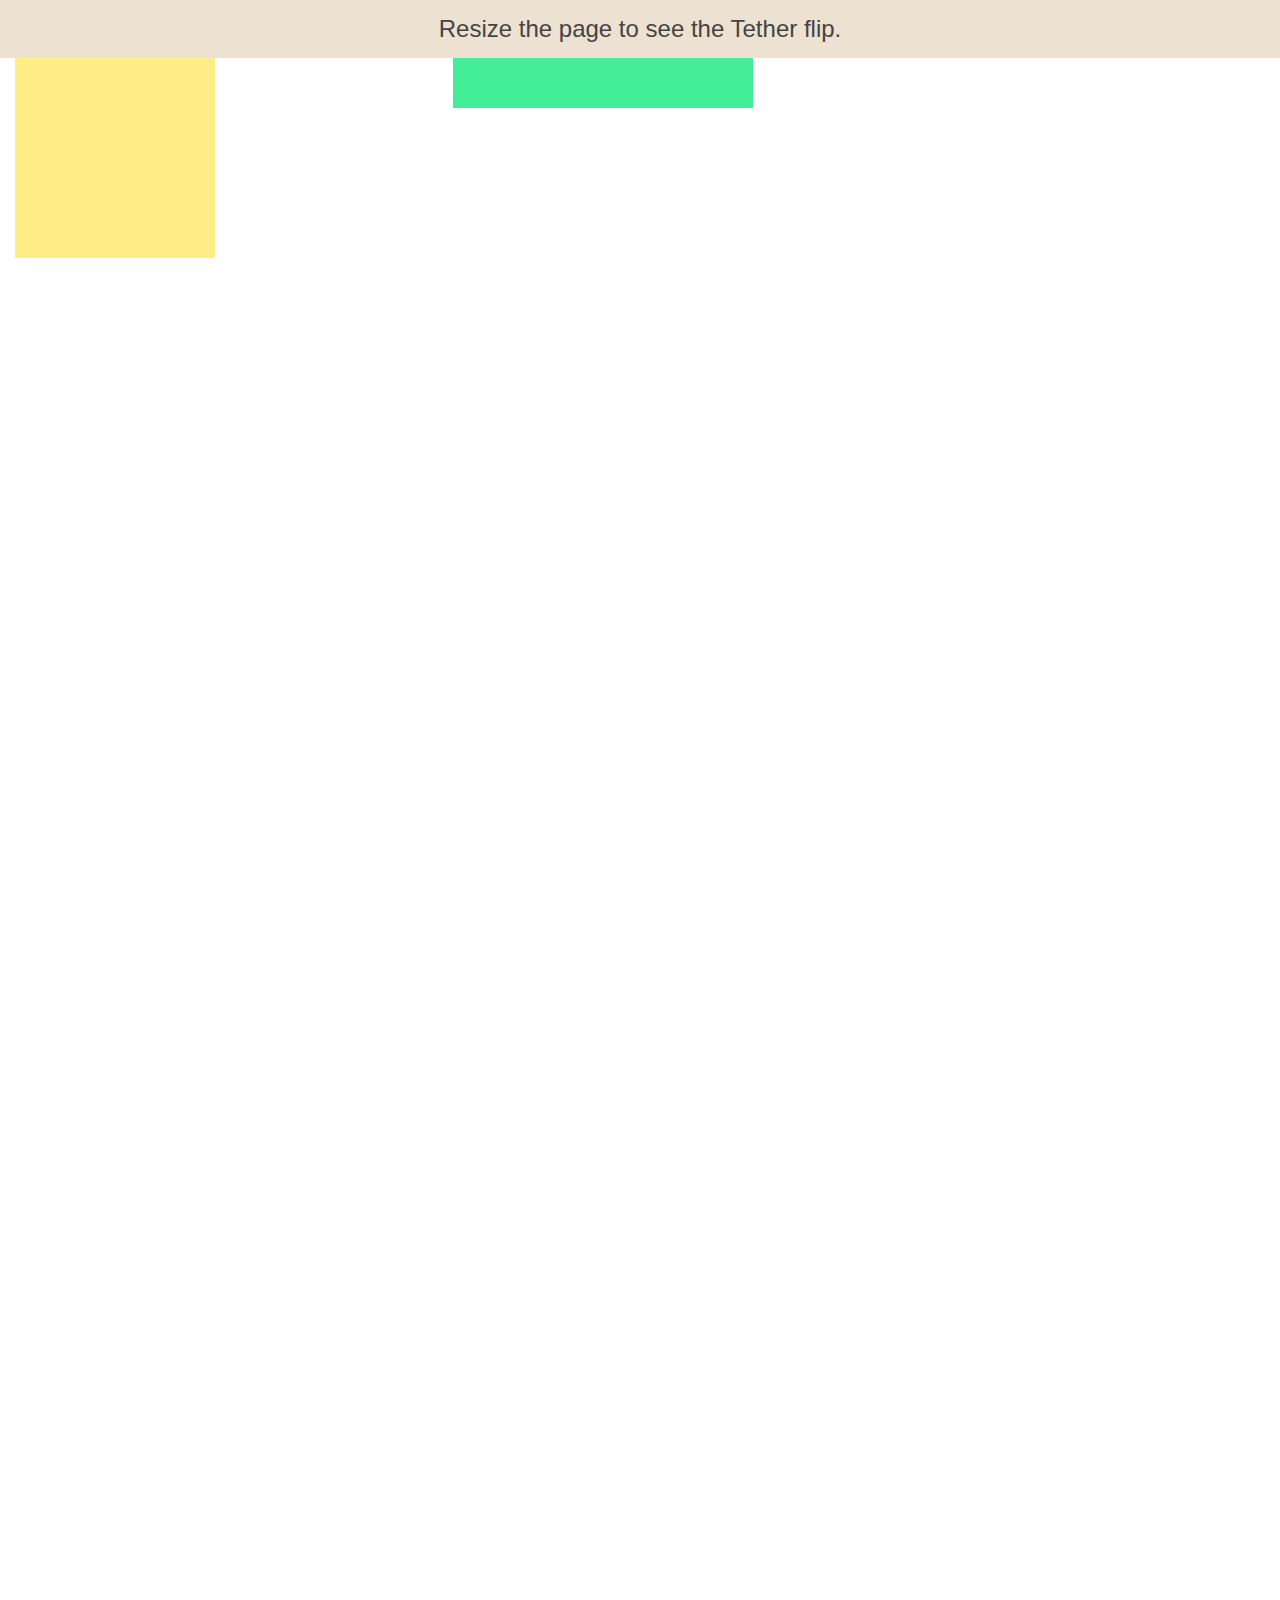
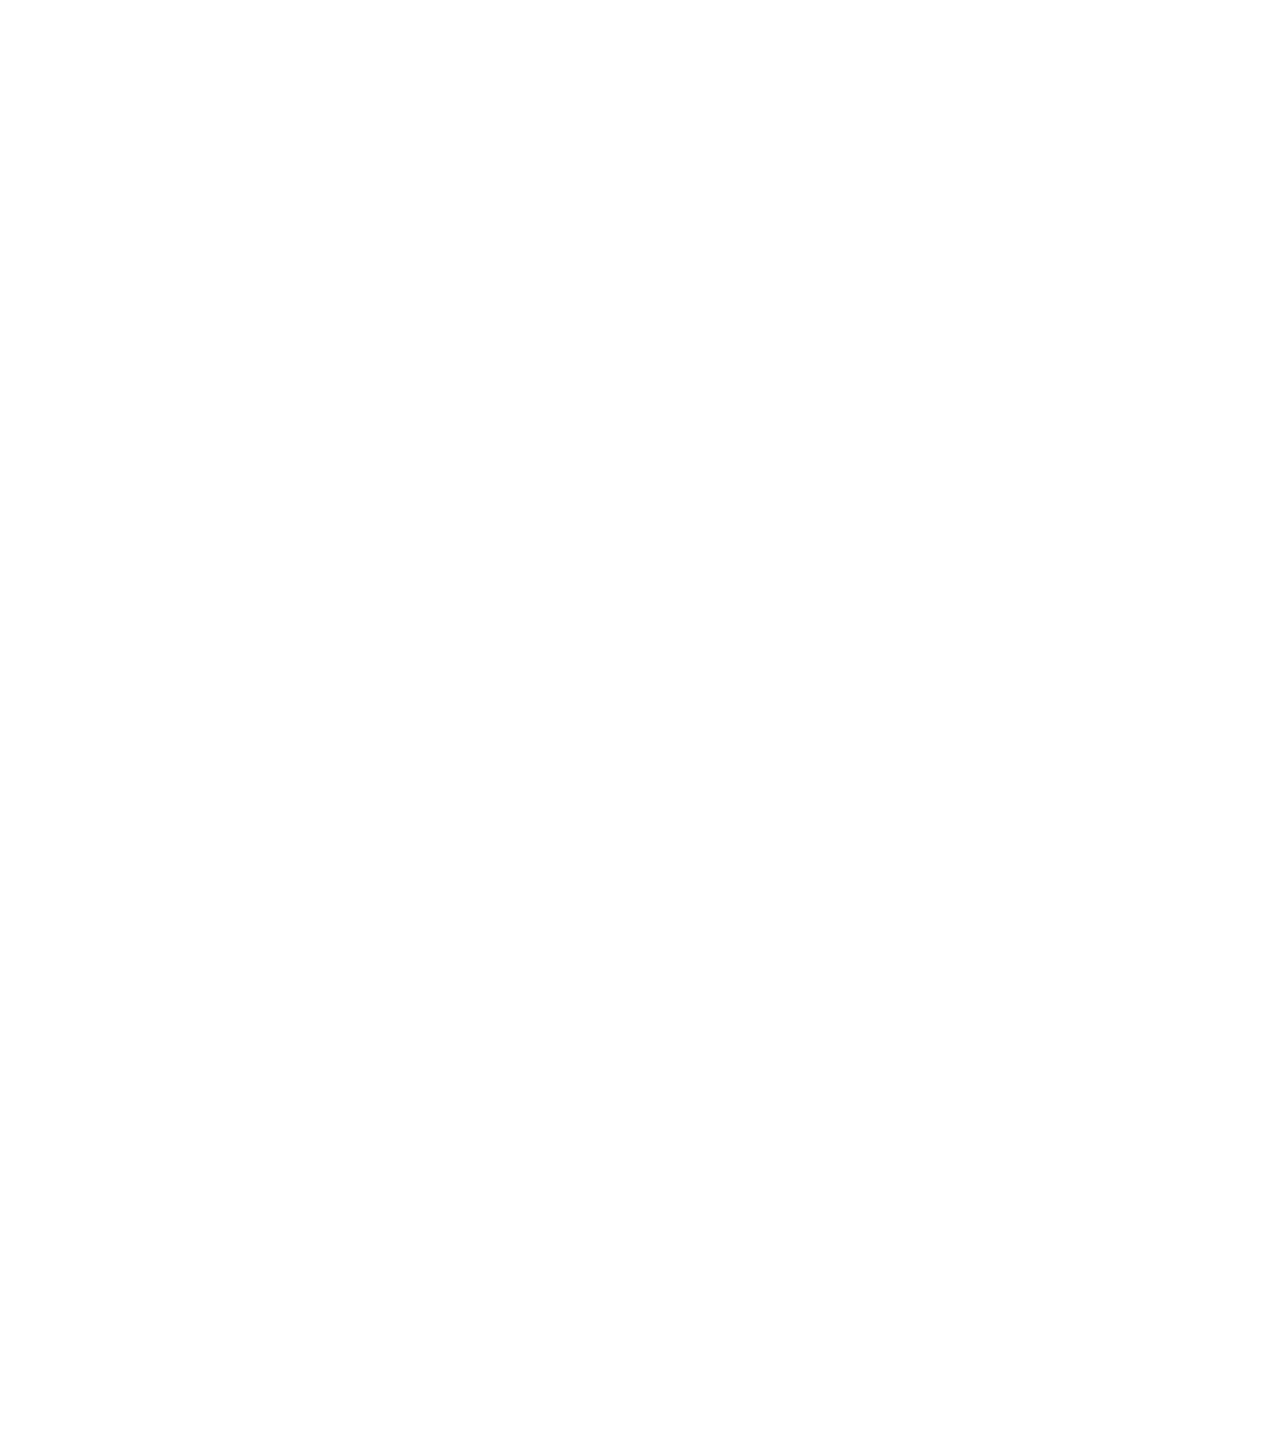
<file: static/vendors/tether-1.3.3/examples/simple/index.html>
<!DOCTYPE html>
<html>
    <head>
        <meta charset="utf-8">
        <meta http-equiv="X-UA-Compatible" content="chrome=1">
        <meta name="viewport" content="width=device-width, initial-scale=1, user-scalable=no">
        <link rel="stylesheet" href="../resources/css/base.css" />
        <link rel="stylesheet" href="../common/css/style.css" />
    </head>
    <body>
        <div class="instructions">Resize the page to see the Tether flip.</div>

        <div class="element"></div>
        <div class="target"></div>

        <script src="//github.hubspot.com/tether/dist/js/tether.js"></script>
        <script>
            new Tether({
                element: '.element',
                target: '.target',
                attachment: 'top left',
                targetAttachment: 'top right',
                constraints: [{
                    to: 'window',
                    attachment: 'together'
                }]
            });
        </script>
    </body>
</html>
</file>
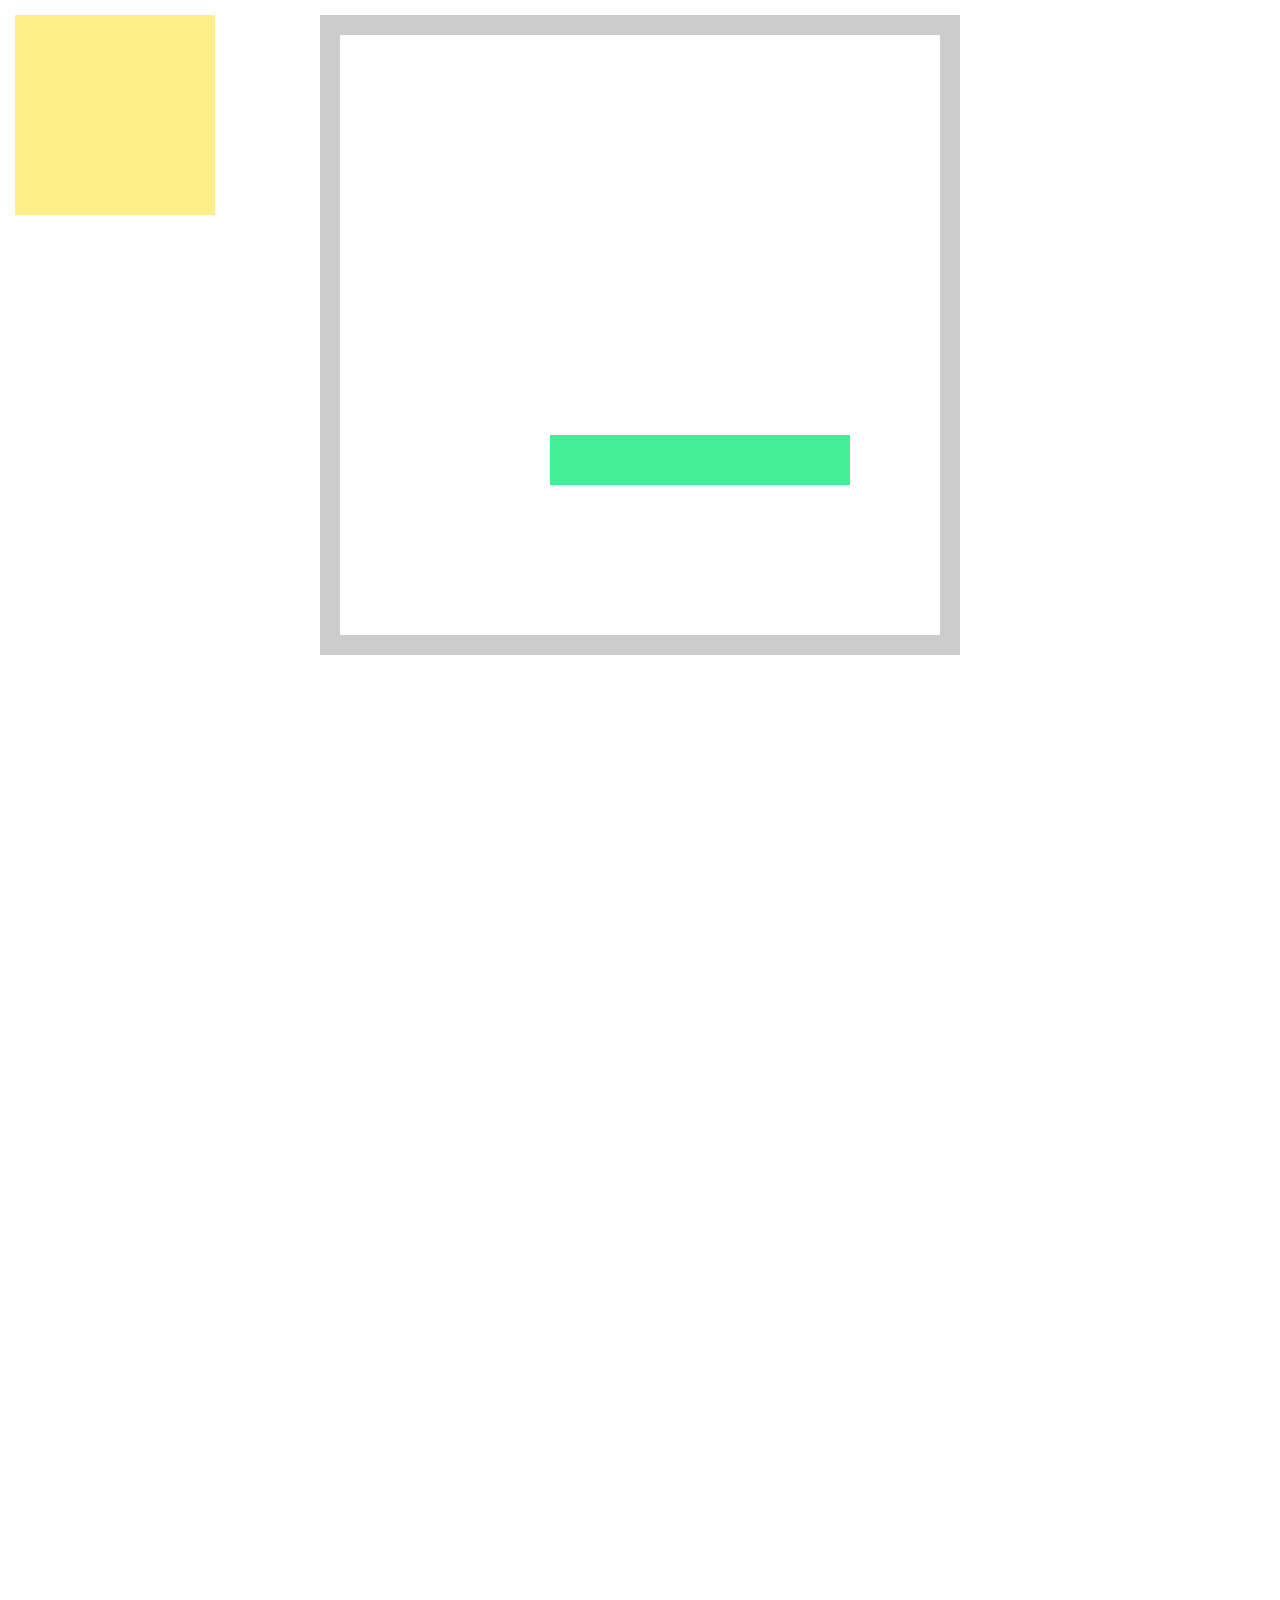
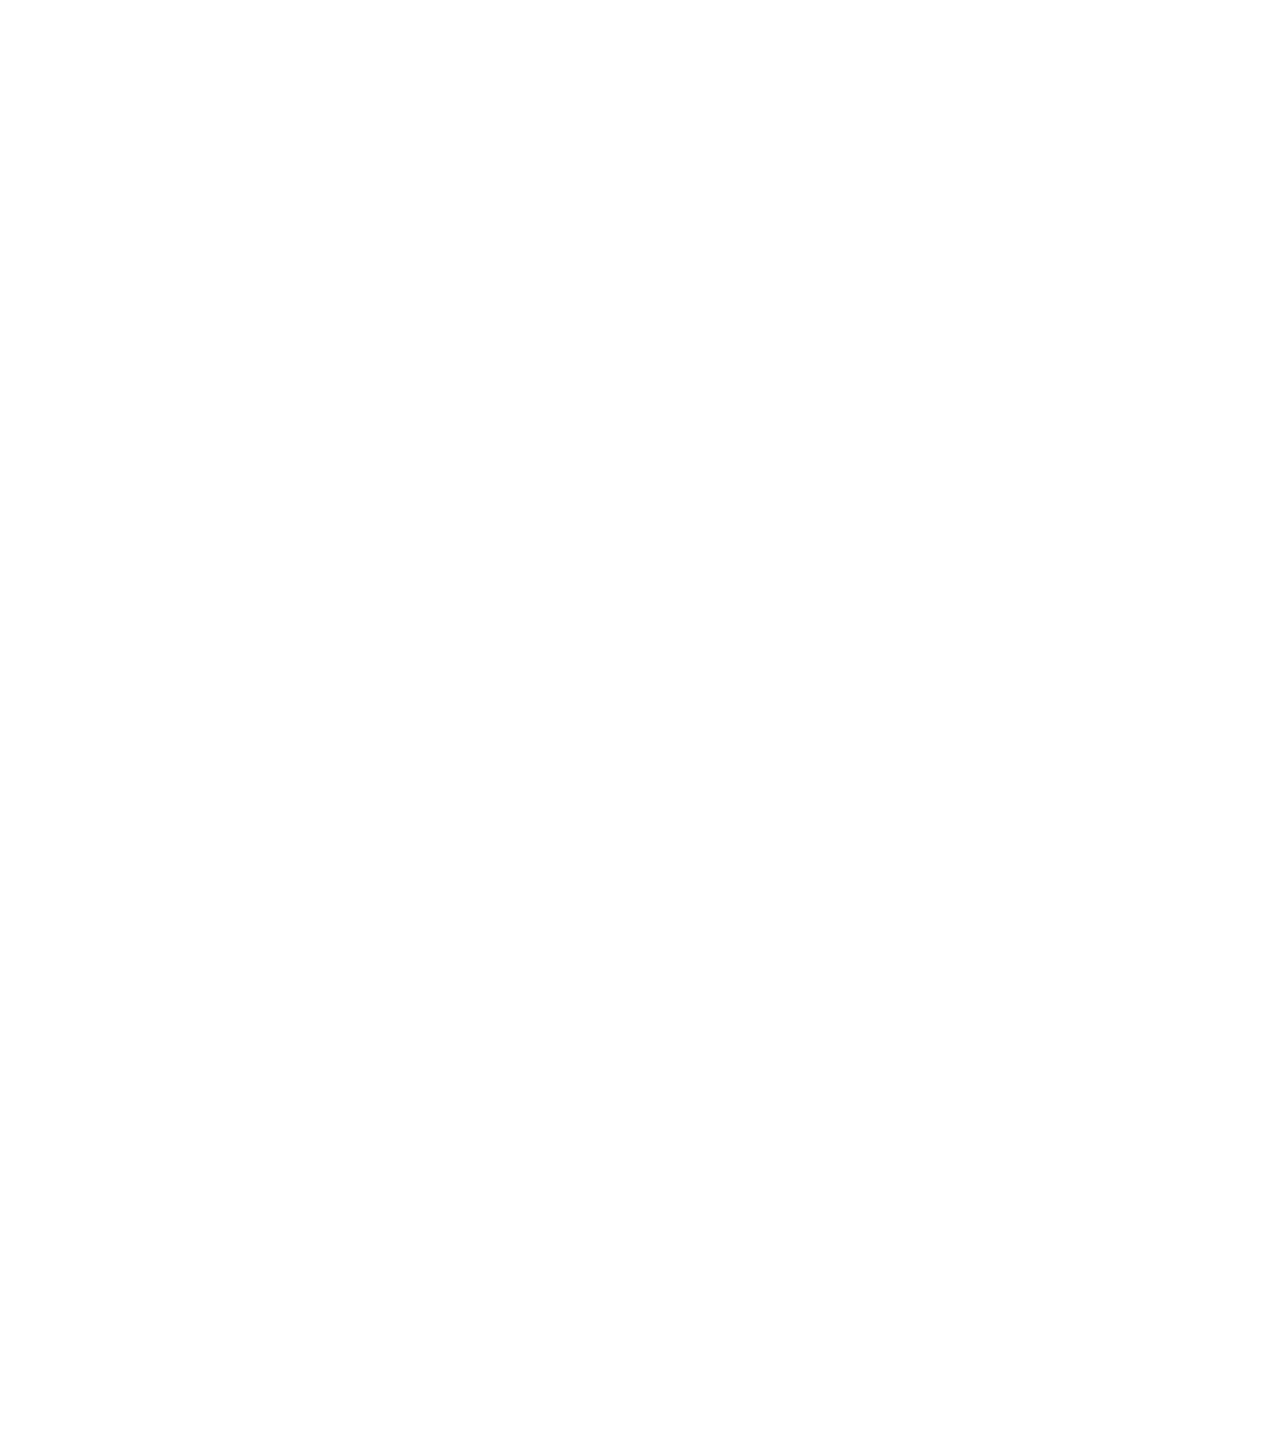
<file: static/vendors/tether-1.3.3/examples/testbed/index.html>
<!DOCTYPE html>
<html>
    <head>
        <meta charset="utf-8">
        <meta http-equiv="X-UA-Compatible" content="chrome=1">
        <meta name="viewport" content="width=device-width, initial-scale=1, user-scalable=no">
        <link rel="stylesheet" href="../resources/css/base.css" />
        <link rel="stylesheet" href="../common/css/style.css" />
    </head>
    <body>

        <div class="element">
        </div>

        <div class="container">
            <div class="pad"></div>
            <div class="target"></div>
            <div class="pad"></div>
            <div class="pad"></div>
        </div>

        <script src="//github.hubspot.com/tether/dist/js/tether.js"></script>
        <script>
            new Tether({
                element: '.element',
                target: '.target',
                attachment: 'top center',
                targetAttachment: 'bottom center',
                constraints: [{
                  to: 'scrollParent',
                  attachment: 'together'
                }]
            });
        </script>
    </body>
  </html>
</file>
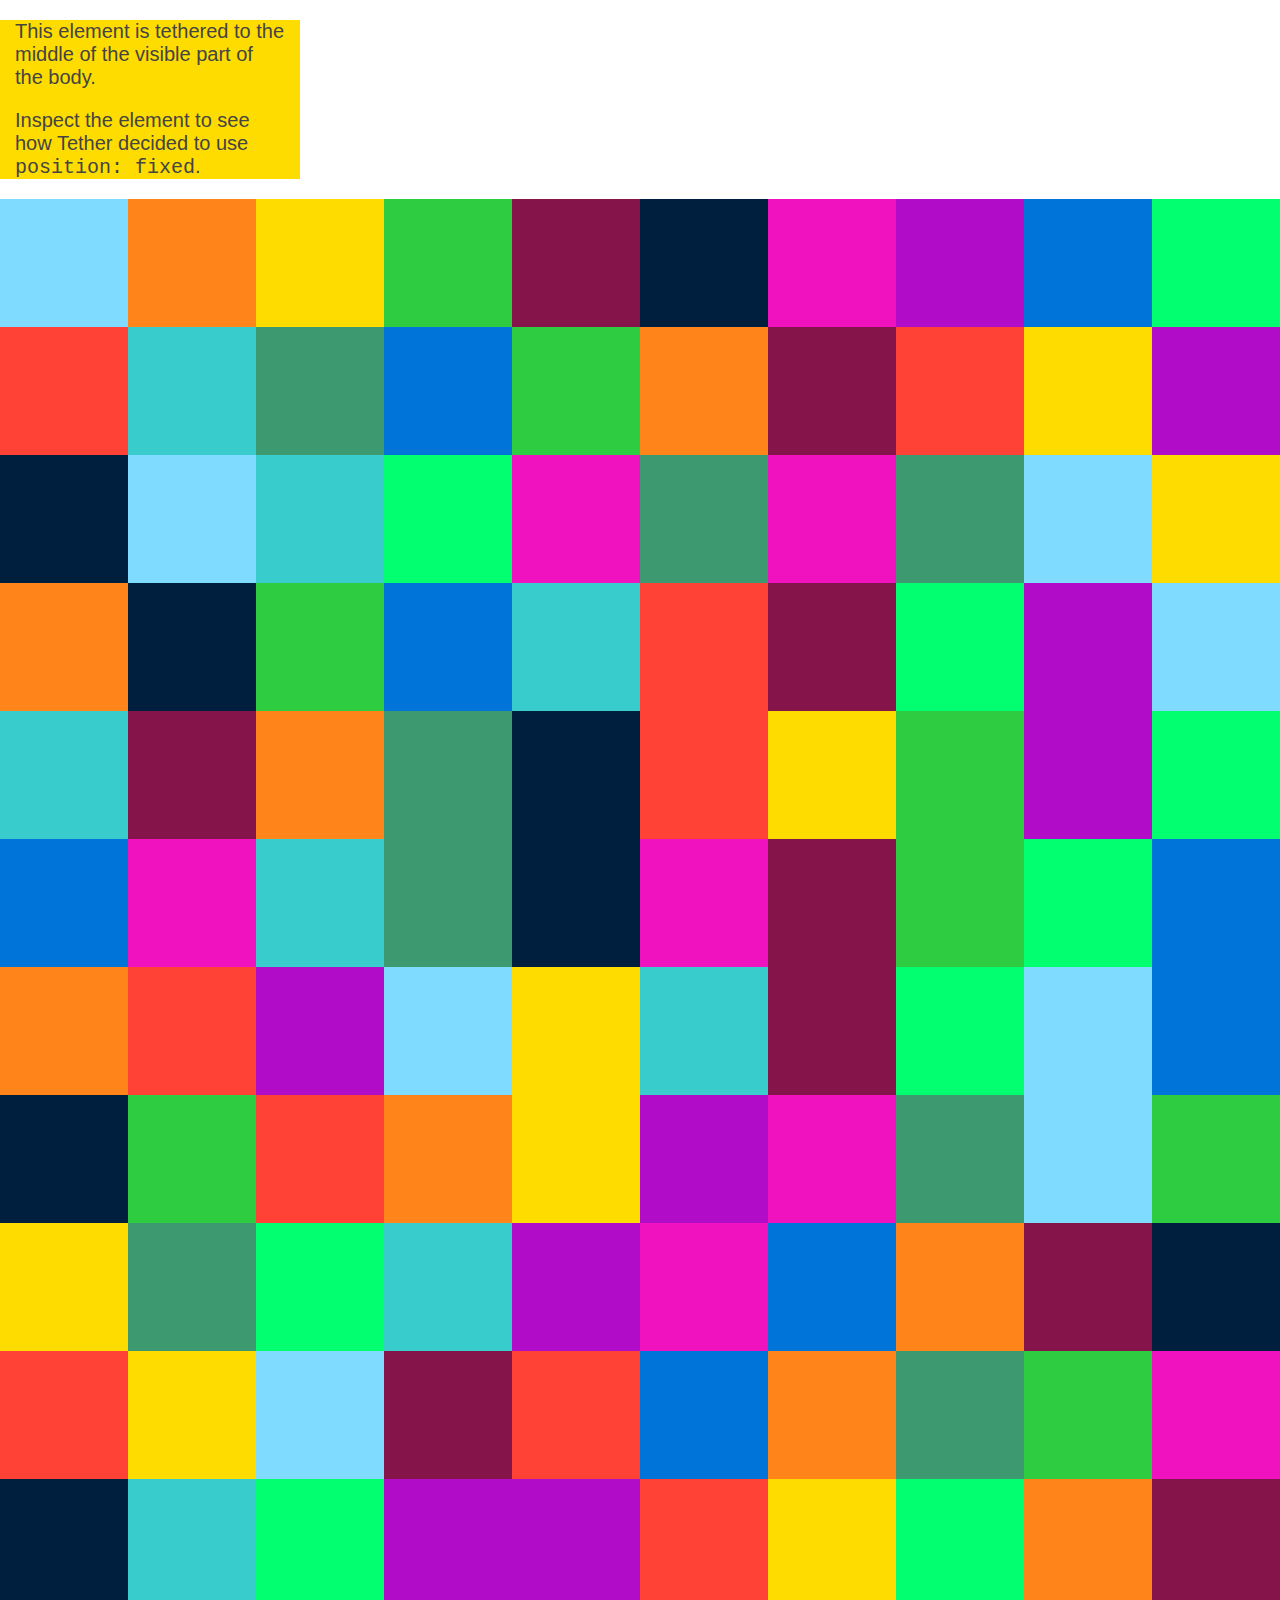
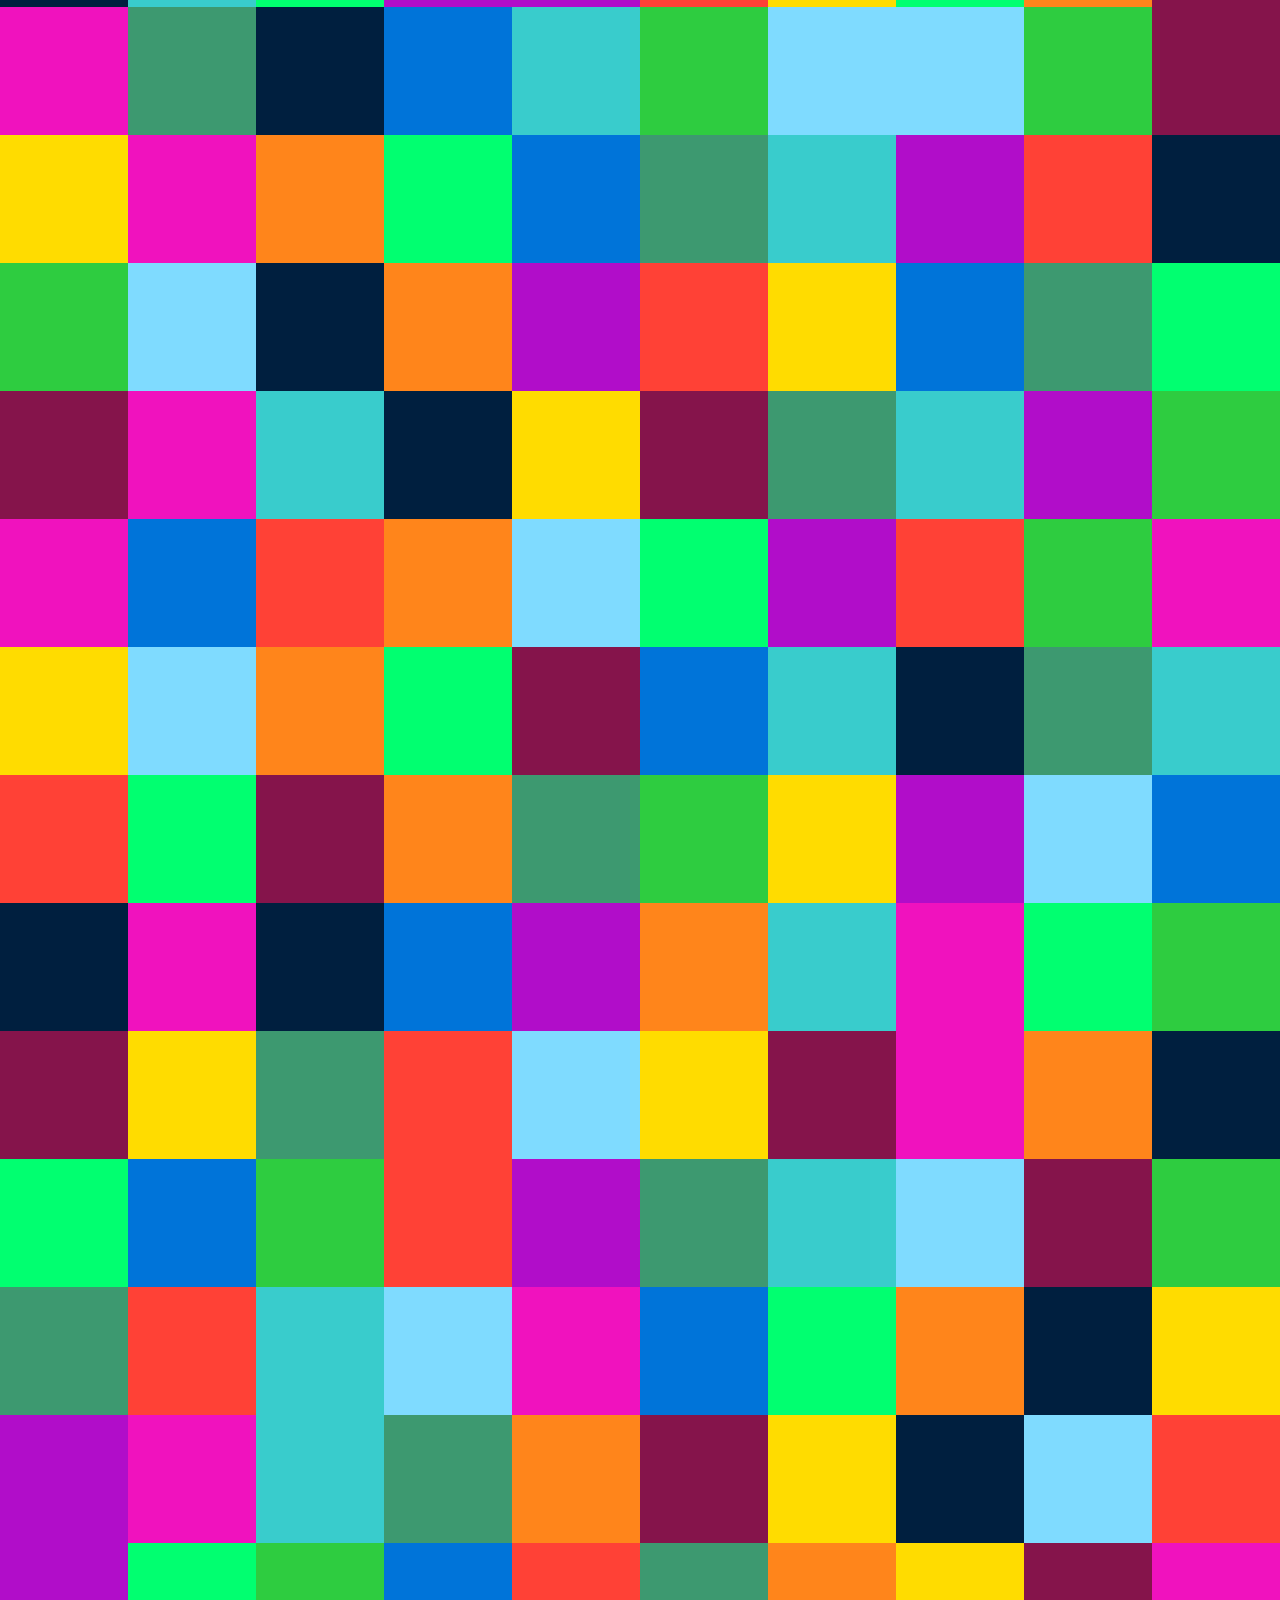
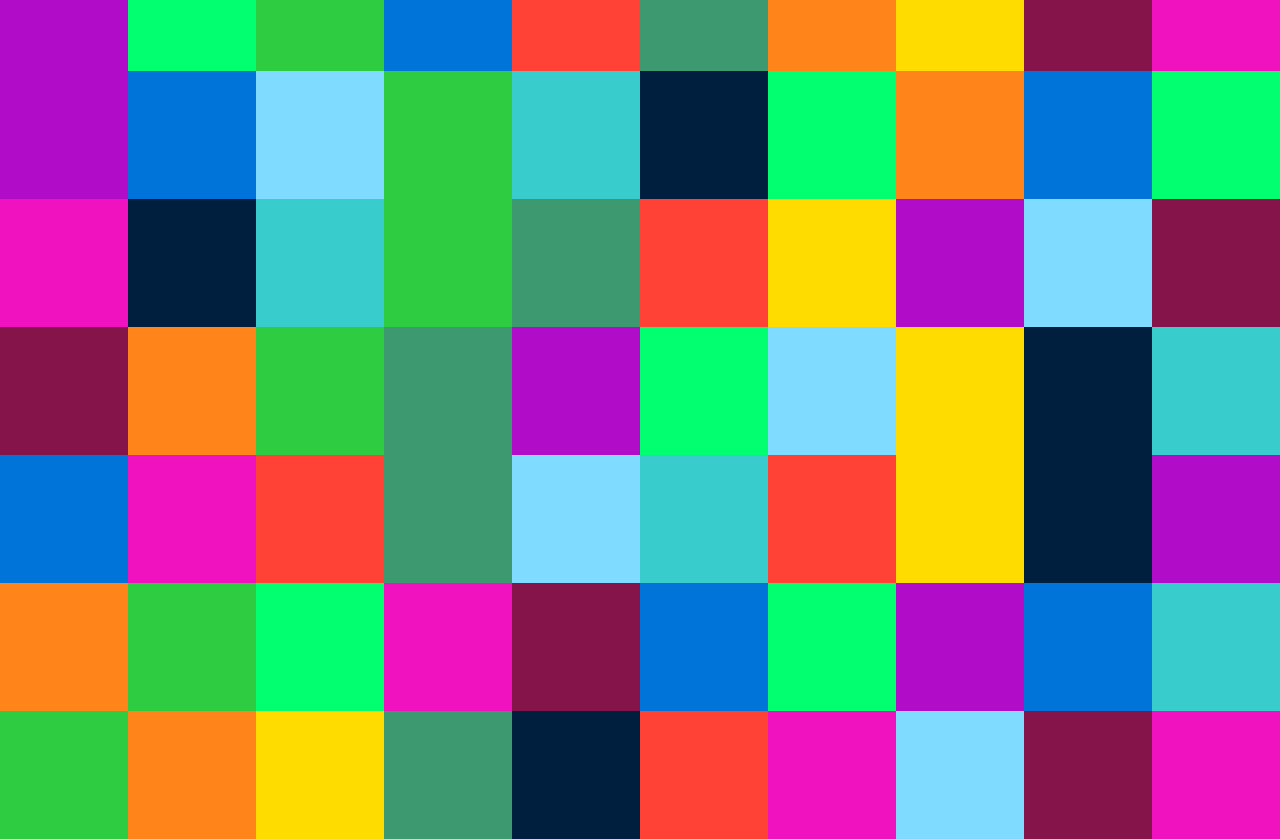
<file: static/vendors/tether-1.3.3/examples/viewport/index.html>
<!DOCTYPE html>
<html>
  <head>
    <link rel="stylesheet" href="../resources/css/base.css" />
    <link rel="stylesheet" href="./colors.css" />
    <style>
      * {
        box-sizing: border-box;
      }

      .element {
        background-color: #FFDC00;
        width: 80%;
        max-width: 300px;
        padding: 0 15px;
        font-size: 20px;
        box-shadow: 0 0 0 2px rgba(255, 255, 255, 0.3);
      }

      @media (max-width: 380px) {
        .element {
          font-size: 16px;
        }
      }

      .bit {
        width: 10vw;
        height: 10vw;
        float: left;
      }
    </style>
  </head>
  <body>
    <div class="element">
      <p>This element is tethered to the middle of the visible part of the body.</p>

      <p>Inspect the element to see how Tether decided
      to use <code>position: fixed</code>.</p>
    </div>

    <script src="//github.hubspot.com/tether/dist/js/tether.js"></script>
    <script>
      new Tether({
        element: '.element',
        target: document.body,
        attachment: 'middle center',
        targetAttachment: 'middle center',
        targetModifier: 'visible'
      });
    </script>

    <script>
      // Random colors bit, don't mind this
      colors = ['navy', 'blue', 'aqua', 'teal', 'olive', 'green', 'lime',
        'yellow', 'orange', 'red', 'fuchsia', 'purple', 'maroon'];

      curColors = null;
      for(var i=300; i--;){
        if (!curColors || !curColors.length)
          curColors = colors.slice(0);

        var bit = document.createElement('div')
        var index = (Math.random() * curColors.length)|0;
        bit.className = 'bit bg-' + curColors[index]
        curColors.splice(index, 1);
        document.body.appendChild(bit);
      }
    </script>
  </body>
</html>
</file>
<file: static/vendors/tether-1.3.3/examples/resources/css/base.css>
body {
    font-family: "Helvetica Neue", sans-serif;
    color: #444;
    margin: 0px;
}

a {
    cursor: pointer;
    color: blue;
}
</file>
<file: static/vendors/tether-1.3.3/examples/common/css/style.css>
body {
    min-height: 3000px;
}
.element {
    width: 200px;
    height: 200px;
    background-color: #fe8;
    position: absolute;
    z-index: 6;
}

.target {
    width: 300px;
    height: 50px;
    margin: 0 35%;
    background-color: #4e9;
}

.container {
    height: 600px;
    overflow: scroll;
    width: 600px;
    border: 20px solid #CCC;
    margin-top: 100px;
}

body {
    padding: 15px;
}

body > .container {
    margin: 0 auto;
}

.pad {
    height: 400px;
    width: 100px;
}

.instructions {
    width: 100%;
    text-align: center;
    font-size: 24px;
    padding: 15px;
    background-color: rgba(210, 180, 140, 0.4);
    margin: -15px -15px 0 -15px;
}
</file>
<file: static/vendors/tether-1.3.3/examples/viewport/colors.css>
@charset "UTF-8";
/****

   colors.css v1.0 For a friendlier looking web
   MIT License • http://clrs.cc • http://github.com/mrmrs/colors

   Author: mrmrs
           http://mrmrs.cc
           @mrmrs_

****/
/*

   SKINS
   • Backgrounds
   • Colors

*/
/* Backgrounds */
.bg-navy {
  background-color: #001f3f; }

.bg-blue {
  background-color: #0074d9; }

.bg-aqua {
  background-color: #7fdbff; }

.bg-teal {
  background-color: #39cccc; }

.bg-olive {
  background-color: #3d9970; }

.bg-green {
  background-color: #2ecc40; }

.bg-lime {
  background-color: #01ff70; }

.bg-yellow {
  background-color: #ffdc00; }

.bg-orange {
  background-color: #ff851b; }

.bg-red {
  background-color: #ff4136; }

.bg-fuchsia {
  background-color: #f012be; }

.bg-purple {
  background-color: #b10dc9; }

.bg-maroon {
  background-color: #85144b; }

.bg-white {
  background-color: white; }

.bg-gray {
  background-color: #aaaaaa; }

.bg-silver {
  background-color: #dddddd; }

.bg-black {
  background-color: #111111; }

/* Colors */
.navy {
  color: #001f3f; }

.blue {
  color: #0074d9; }

.aqua {
  color: #7fdbff; }

.teal {
  color: #39cccc; }

.olive {
  color: #3d9970; }

.green {
  color: #2ecc40; }

.lime {
  color: #01ff70; }

.yellow {
  color: #ffdc00; }

.orange {
  color: #ff851b; }

.red {
  color: #ff4136; }

.fuchsia {
  color: #f012be; }

.purple {
  color: #b10dc9; }

.maroon {
  color: #85144b; }

.white {
  color: white; }

.silver {
  color: #dddddd; }

.gray {
  color: #aaaaaa; }

.black {
  color: #111111; }

/* PRETTIER LINKS */
a {
  text-decoration: none;
  -webkit-transition: color .3s ease-in-out;
  transition: color .3s ease-in-out; }

a:link {
  color: #0074d9;
  -webkit-transition: color .3s ease-in-out;
  transition: color .3s ease-in-out; }

a:visited {
  color: #b10dc9; }

a:hover {
  color: #7fdbff;
  -webkit-transition: color .3s ease-in-out;
  transition: color .3s ease-in-out; }

a:active {
  color: #ff851b;
  -webkit-transition: color .3s ease-in-out;
  transition: color .3s ease-in-out; }
</file>
